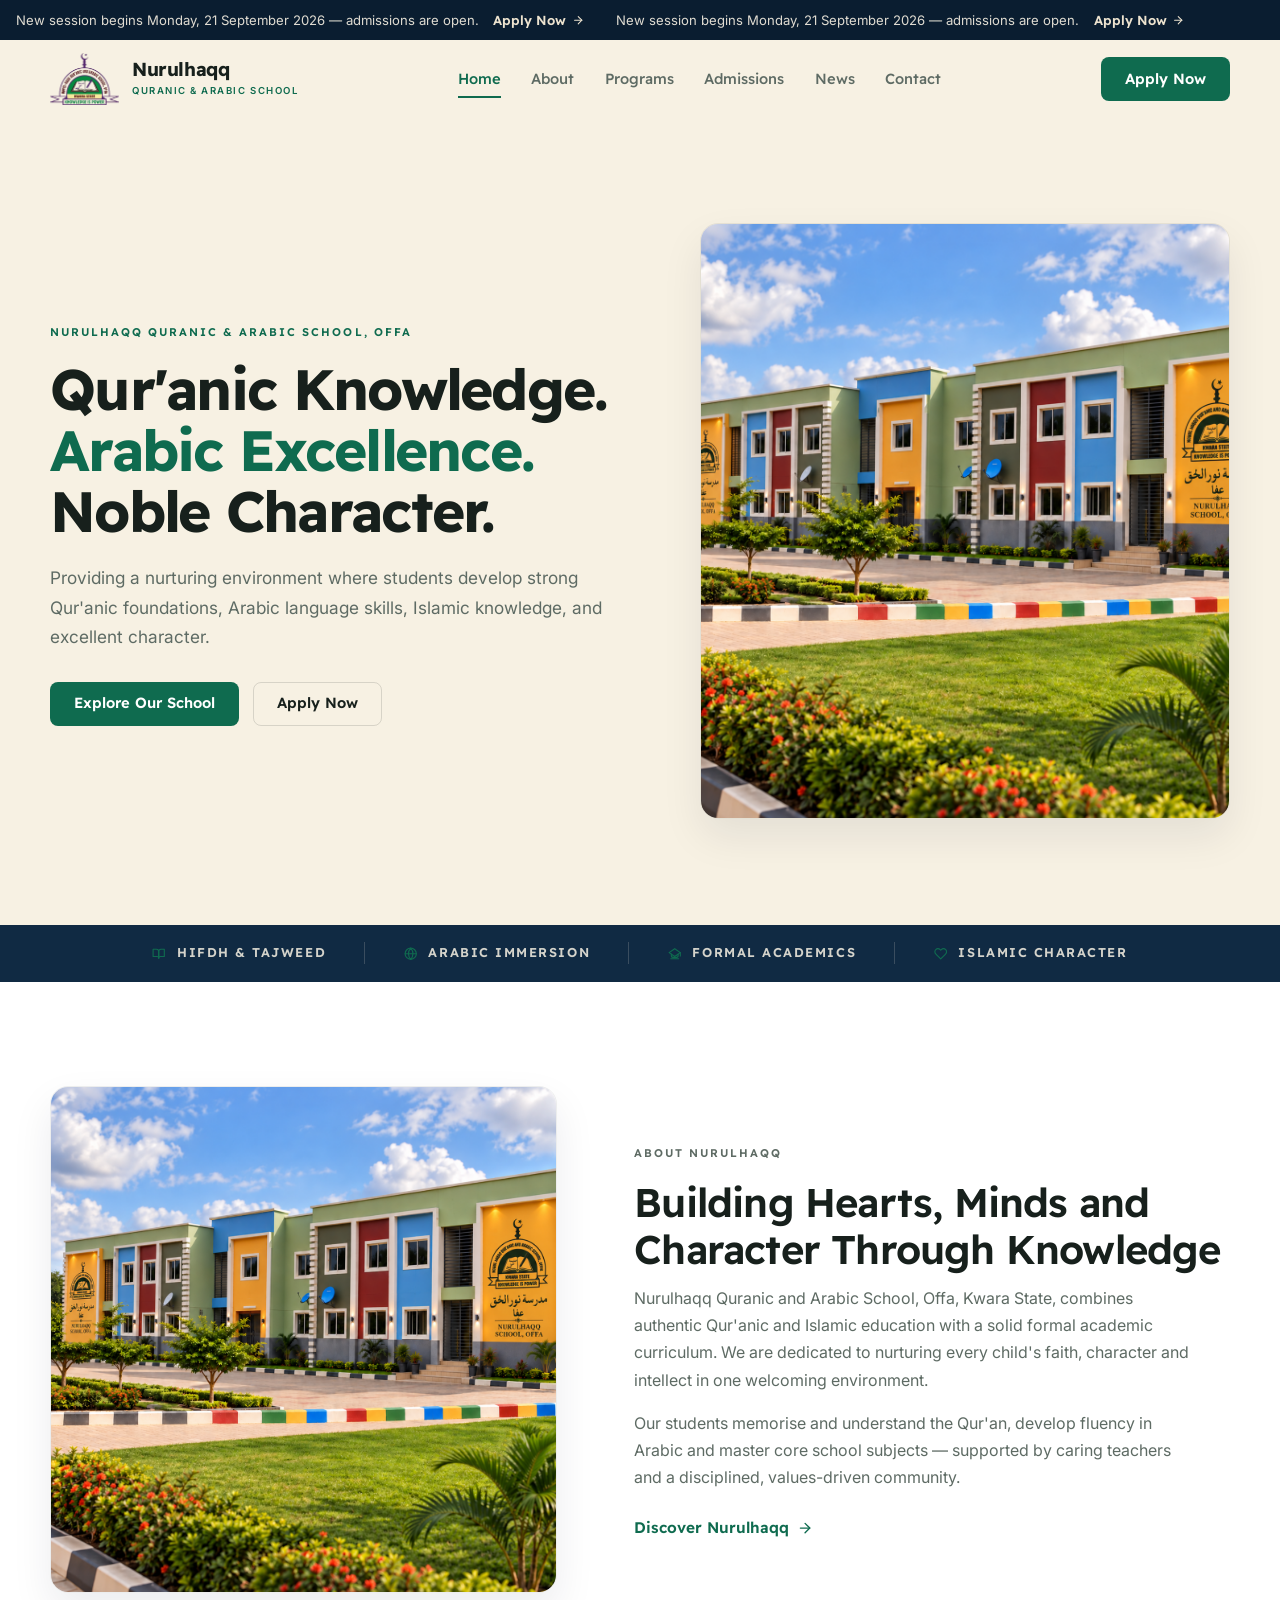
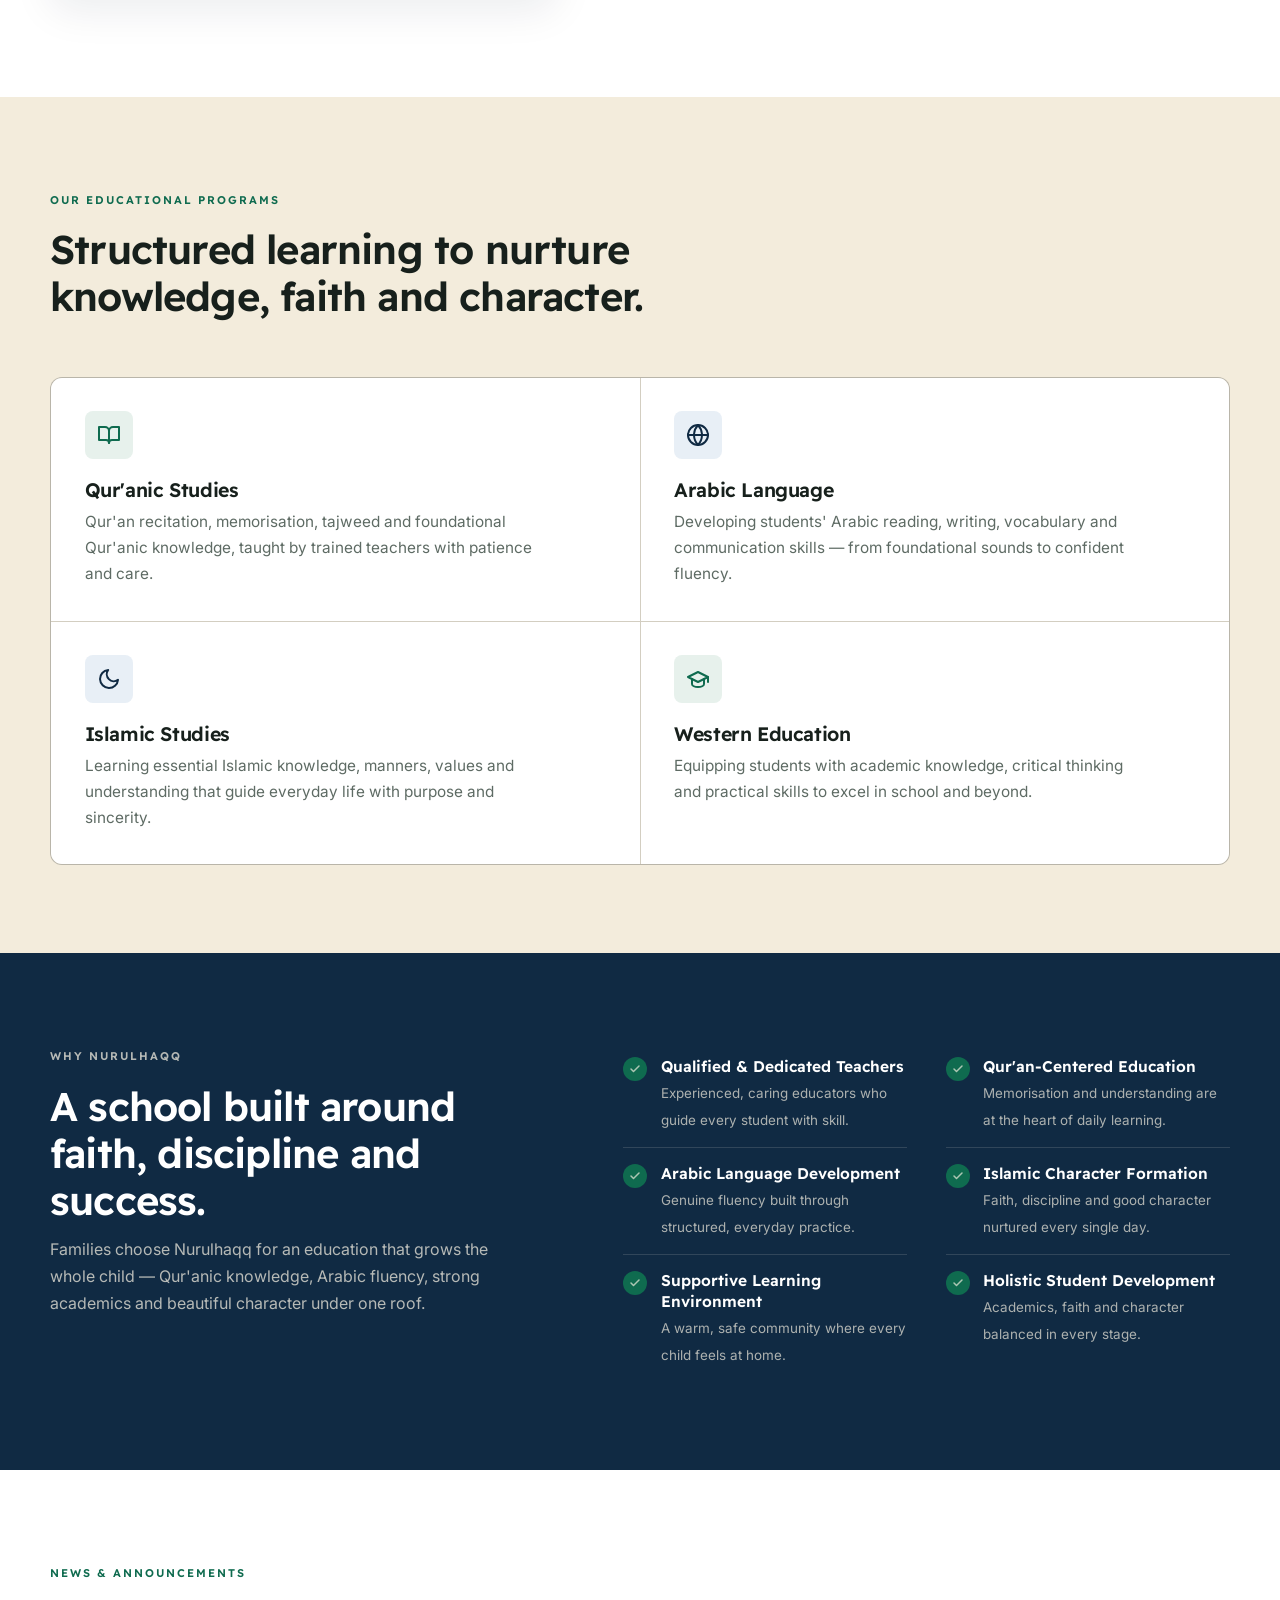
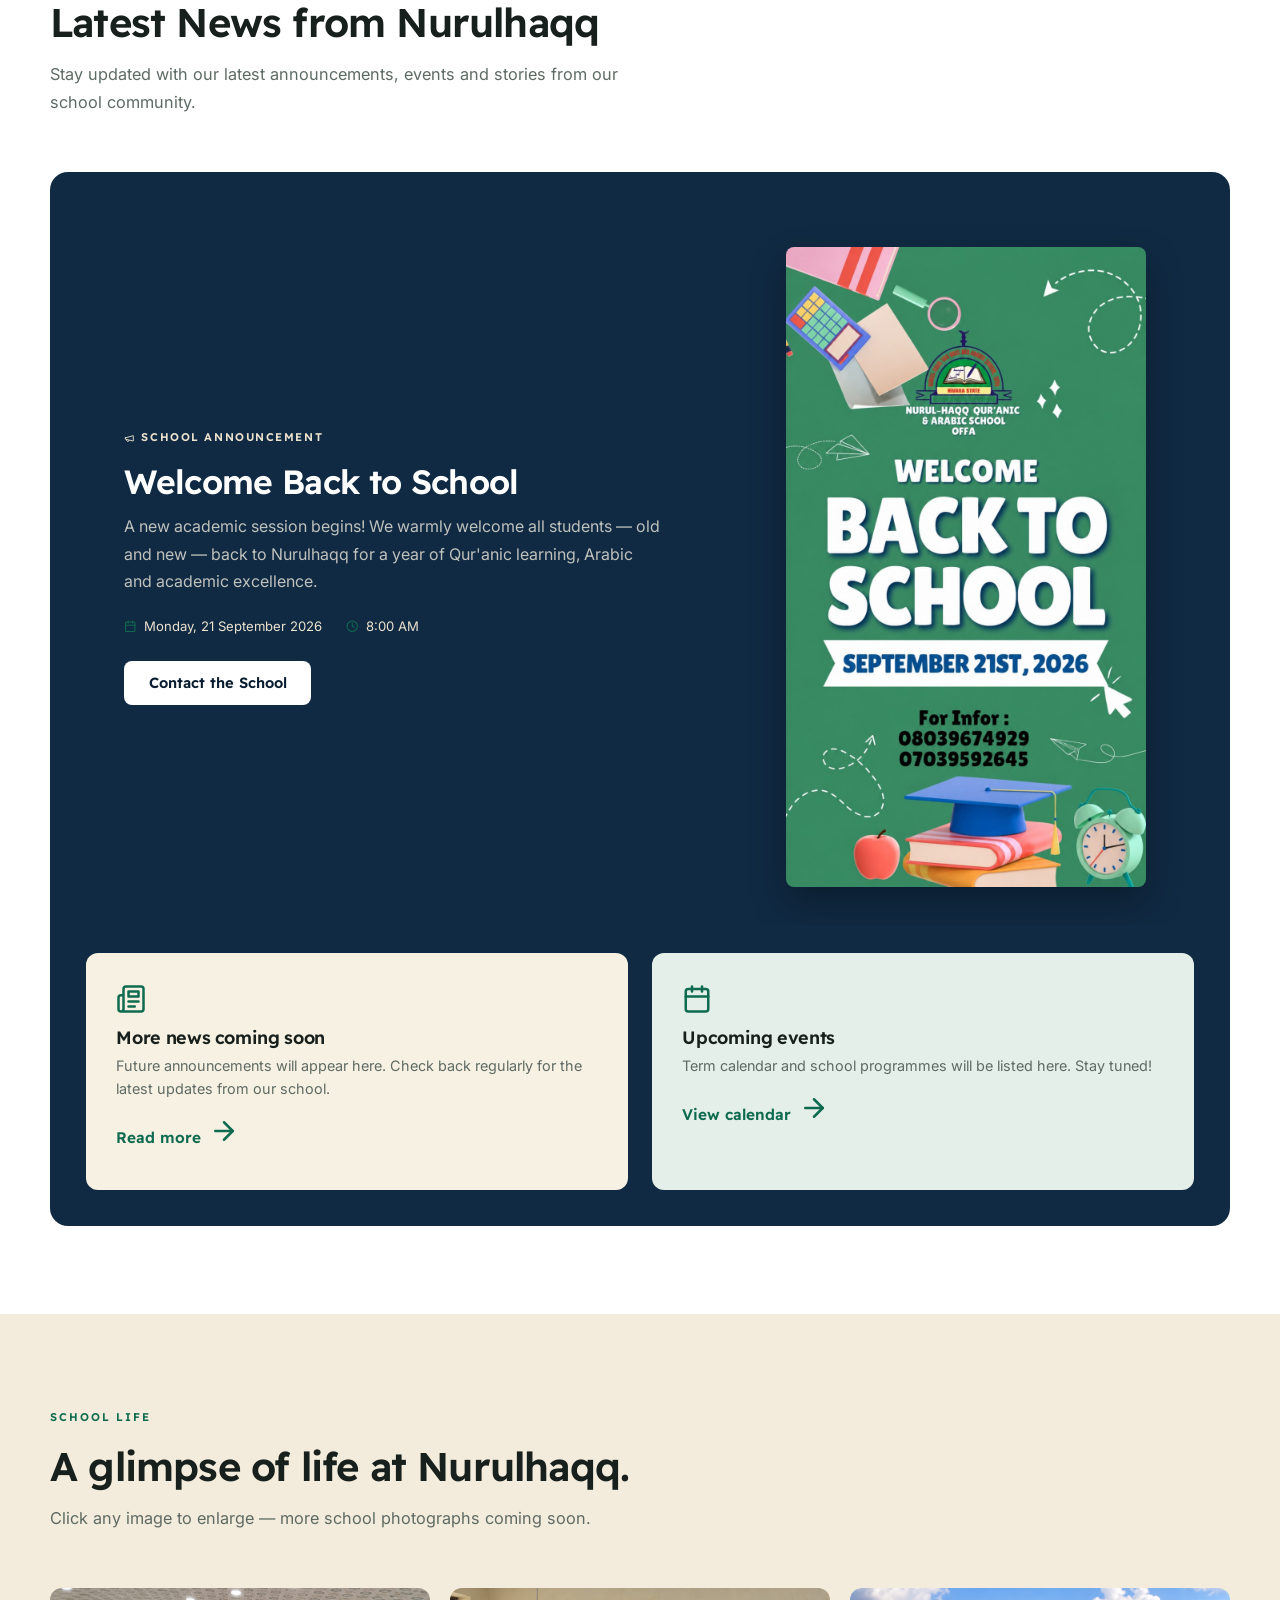
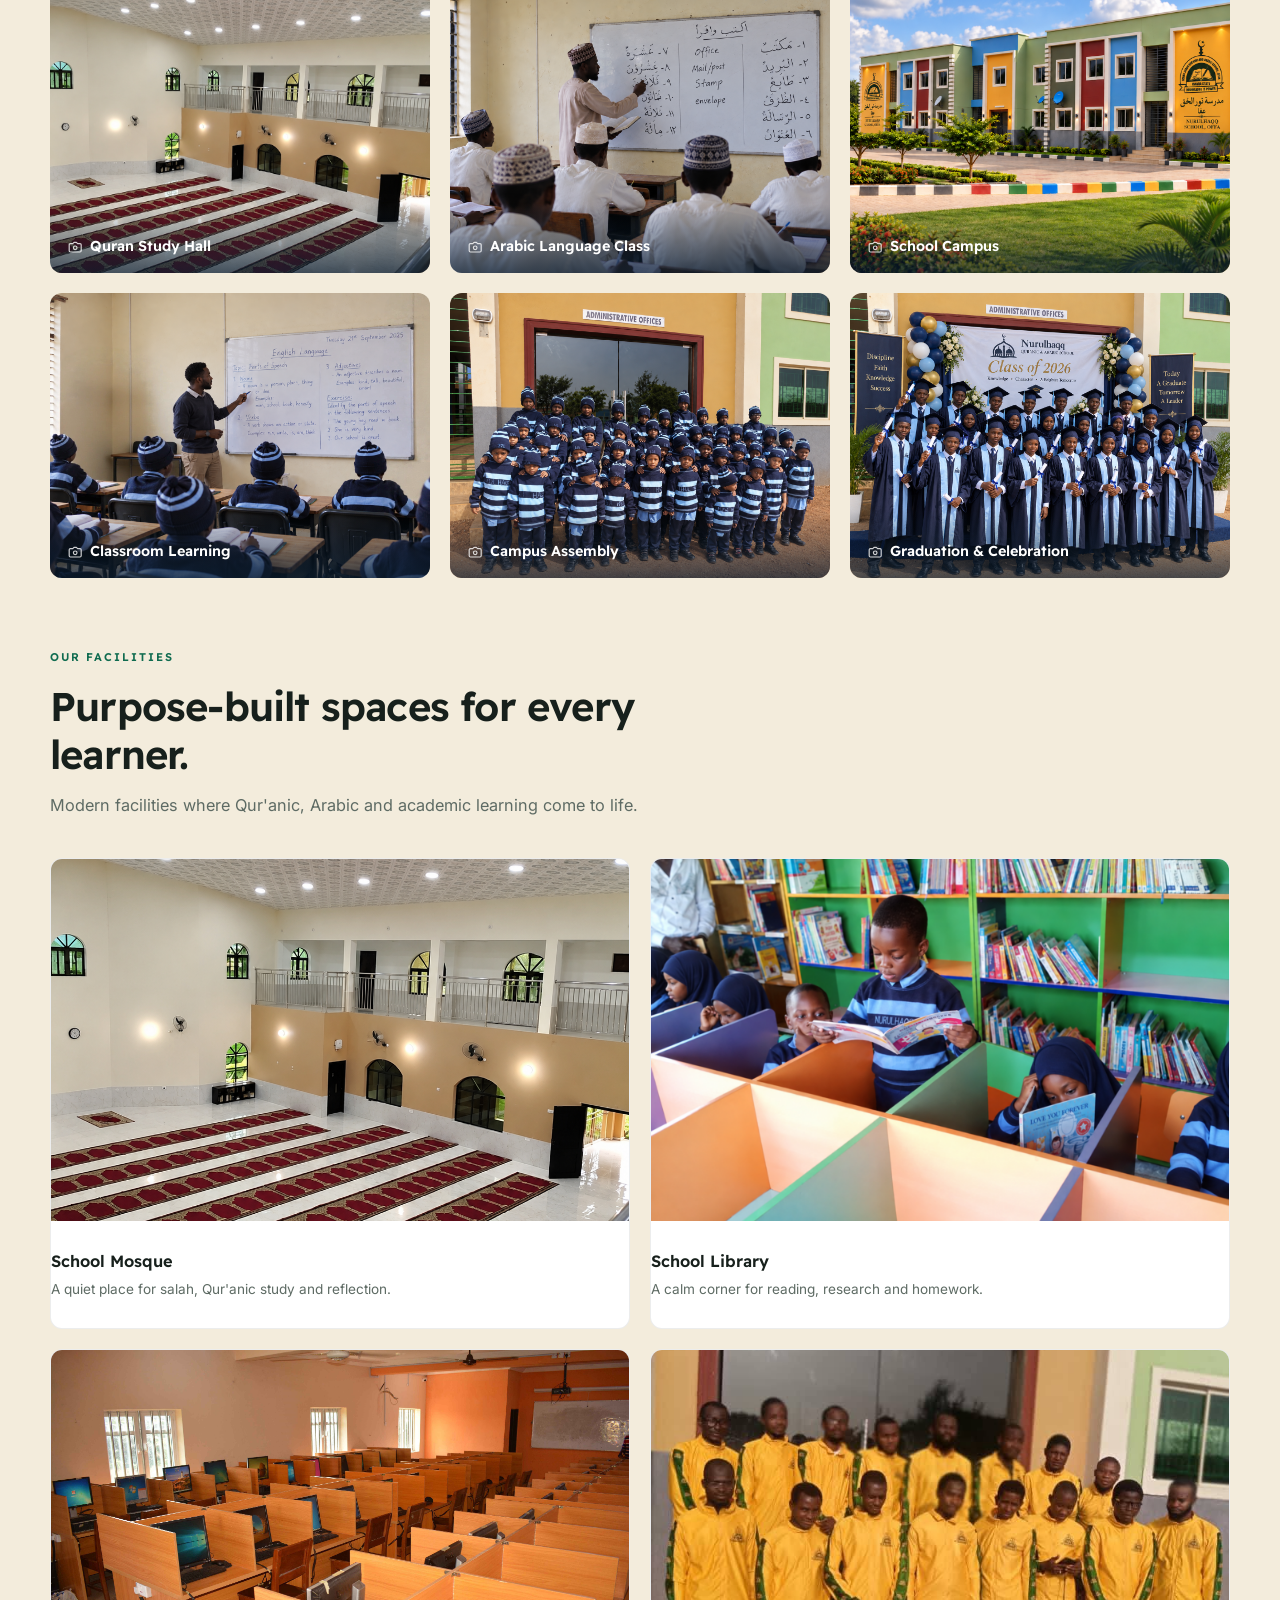
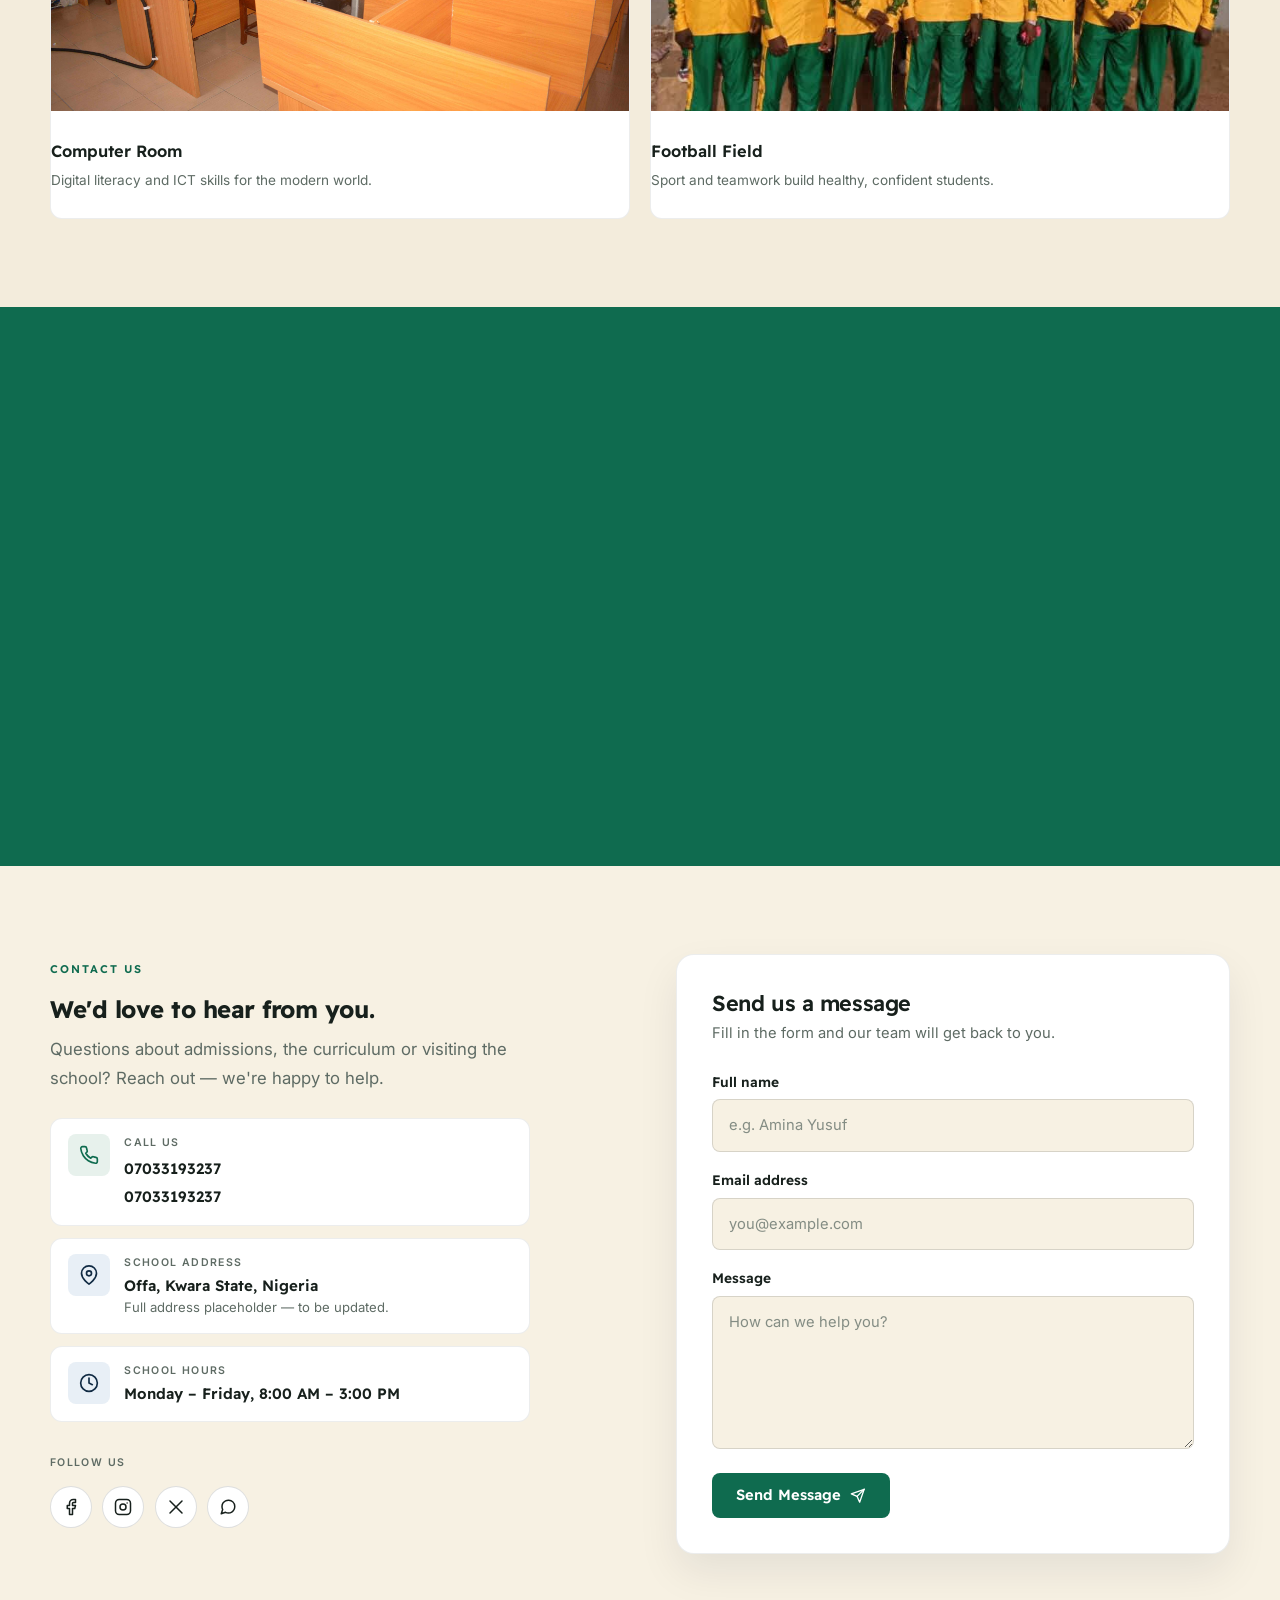
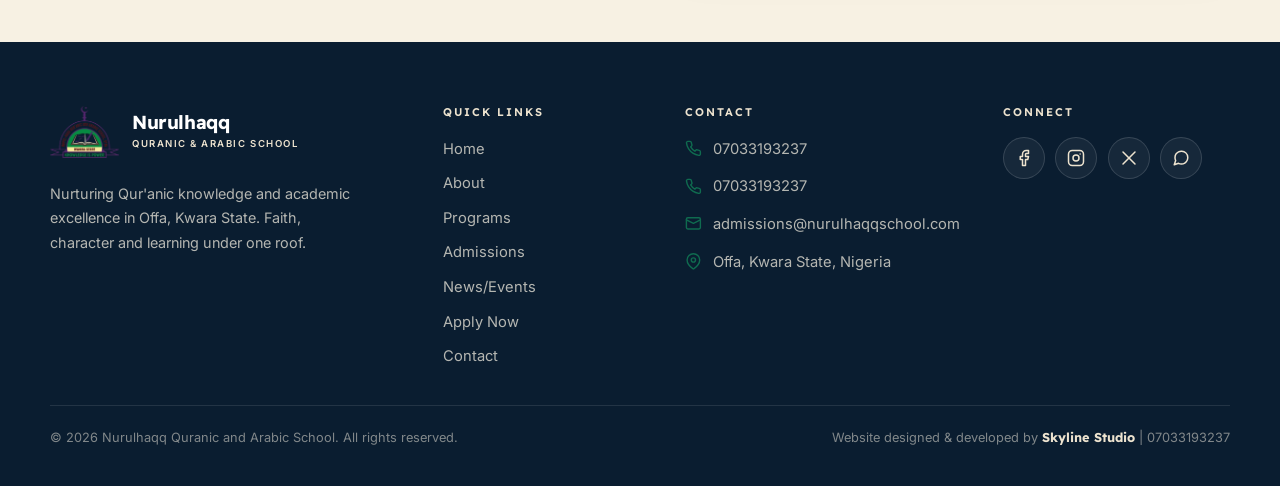
<file: index.html>
<!DOCTYPE html>
<html lang="en">
  <head>
    <meta charset="UTF-8" />
    <meta name="viewport" content="width=device-width, initial-scale=1.0" />
    <title>Nurulhaqq Quranic and Arabic School, Offa</title>
    <link rel="icon" type="image/png" href="images/school-logo.png" />
    <meta
      name="description"
      content="Nurulhaqq Quranic and Arabic School, Offa (Kwara State) — nurturing Qur'anic knowledge, Arabic language skills and noble character."
    />

    <link rel="preconnect" href="https://fonts.googleapis.com" />
    <link rel="preconnect" href="https://fonts.gstatic.com" crossorigin />
    <link
      href="https://fonts.googleapis.com/css2?family=Readex+Pro:wght@400;500;600;700&family=Inter:wght@400;500;600&display=swap"
      rel="stylesheet"
    />
    <link rel="stylesheet" href="styles.css" />
  </head>

  <body>
    <!-- ============================================================ -->
    <!-- Inline SVG icon sprite (no external icon library)            -->
    <!-- ============================================================ -->
    <svg xmlns="http://www.w3.org/2000/svg" style="display:none" aria-hidden="true">
      <symbol id="i-arrow-right" viewBox="0 0 24 24" fill="none" stroke="currentColor" stroke-width="2" stroke-linecap="round" stroke-linejoin="round">
        <path d="M5 12h14" /><path d="m12 5 7 7-7 7" />
      </symbol>
      <symbol id="i-menu" viewBox="0 0 24 24" fill="none" stroke="currentColor" stroke-width="2" stroke-linecap="round">
        <path d="M4 7h16" /><path d="M4 12h16" /><path d="M4 17h16" />
      </symbol>
      <symbol id="i-star" viewBox="0 0 24 24" fill="none" stroke="currentColor" stroke-width="2" stroke-linecap="round" stroke-linejoin="round">
        <path d="M12 2.5l2.95 5.98 6.6.96-4.78 4.66 1.13 6.58L12 17.57l-5.9 3.1 1.13-6.57L2.45 9.45l6.6-.96L12 2.5z" />
      </symbol>
      <symbol id="i-spark" viewBox="0 0 24 24" fill="none" stroke="currentColor" stroke-width="2" stroke-linecap="round" stroke-linejoin="round">
        <circle cx="12" cy="12" r="0.6" fill="currentColor" />
        <path d="M12 2v3" /><path d="M12 19v3" /><path d="M2 12h3" /><path d="M19 12h3" /><path d="m5 5 2.1 2.1" /><path d="m16.9 16.9 2.1 2.1" /><path d="m19 5-2.1 2.1" /><path d="m7.1 16.9-2.1 2.1" />
      </symbol>
      <symbol id="i-book" viewBox="0 0 24 24" fill="none" stroke="currentColor" stroke-width="2" stroke-linecap="round" stroke-linejoin="round">
        <path d="M2 4h6a4 4 0 0 1 4 4v12a3 3 0 0 0-3-3H2V4z" /><path d="M22 4h-6a4 4 0 0 0-4 4v12a3 3 0 0 1 3-3h7V4z" />
      </symbol>
      <symbol id="i-globe" viewBox="0 0 24 24" fill="none" stroke="currentColor" stroke-width="2" stroke-linecap="round" stroke-linejoin="round">
        <circle cx="12" cy="12" r="10" /><path d="M2 12h20" /><path d="M12 2a15.3 15.3 0 0 1 4 10 15.3 15.3 0 0 1-4 10 15.3 15.3 0 0 1-4-10 15.3 15.3 0 0 1 4-10z" />
      </symbol>
      <symbol id="i-grad" viewBox="0 0 24 24" fill="none" stroke="currentColor" stroke-width="2" stroke-linecap="round" stroke-linejoin="round">
        <path d="M22 10 12 5 2 10l10 5 10-5z" /><path d="M6 12v5c0 1.66 2.69 3 6 3s6-1.34 6-3v-5" /><path d="M22 10v5" />
      </symbol>
      <symbol id="i-moon" viewBox="0 0 24 24" fill="none" stroke="currentColor" stroke-width="2" stroke-linecap="round" stroke-linejoin="round">
        <path d="M21 12.8A9 9 0 1 1 11.2 3 7 7 0 0 0 21 12.8z" />
      </symbol>
      <symbol id="i-heart" viewBox="0 0 24 24" fill="none" stroke="currentColor" stroke-width="2" stroke-linecap="round" stroke-linejoin="round">
        <path d="M20.84 4.61a5.5 5.5 0 0 0-7.78 0L12 5.67l-1.06-1.06a5.5 5.5 0 0 0-7.78 7.78l1.06 1.06L12 21.23l7.78-7.78 1.06-1.06a5.5 5.5 0 0 0 0-7.78z" />
      </symbol>
      <symbol id="i-check" viewBox="0 0 24 24" fill="none" stroke="currentColor" stroke-width="3" stroke-linecap="round" stroke-linejoin="round">
        <path d="M20 6 9 17l-5-5" />
      </symbol>
      <symbol id="i-phone" viewBox="0 0 24 24" fill="none" stroke="currentColor" stroke-width="2" stroke-linecap="round" stroke-linejoin="round">
        <path d="M22 16.92v3a2 2 0 0 1-2.18 2 19.79 19.79 0 0 1-8.63-3.07 19.5 19.5 0 0 1-6-6A19.79 19.79 0 0 1 2.12 4.18 2 2 0 0 1 4.11 2h3a2 2 0 0 1 2 1.72c.13.96.36 1.9.7 2.81a2 2 0 0 1-.45 2.11L8.09 9.91a16 16 0 0 0 6 6l1.27-1.27a2 2 0 0 1 2.11-.45c.91.34 1.85.57 2.81.7A2 2 0 0 1 22 16.92z" />
      </symbol>
      <symbol id="i-mail" viewBox="0 0 24 24" fill="none" stroke="currentColor" stroke-width="2" stroke-linecap="round" stroke-linejoin="round">
        <rect x="2" y="4" width="20" height="16" rx="2" /><path d="m22 7-10 5L2 7" />
      </symbol>
      <symbol id="i-pin" viewBox="0 0 24 24" fill="none" stroke="currentColor" stroke-width="2" stroke-linecap="round" stroke-linejoin="round">
        <path d="M21 10c0 7-9 13-9 13s-9-6-9-13a9 9 0 0 1 18 0z" /><circle cx="12" cy="10" r="3" />
      </symbol>
      <symbol id="i-clock" viewBox="0 0 24 24" fill="none" stroke="currentColor" stroke-width="2" stroke-linecap="round" stroke-linejoin="round">
        <circle cx="12" cy="12" r="10" /><path d="M12 6v6l4 2" />
      </symbol>
      <symbol id="i-cal" viewBox="0 0 24 24" fill="none" stroke="currentColor" stroke-width="2" stroke-linecap="round" stroke-linejoin="round">
        <rect x="3" y="4" width="18" height="18" rx="2" /><path d="M16 2v4" /><path d="M8 2v4" /><path d="M3 10h18" />
      </symbol>
      <symbol id="i-announce" viewBox="0 0 24 24" fill="none" stroke="currentColor" stroke-width="2" stroke-linecap="round" stroke-linejoin="round">
        <path d="m3 11 18-5v12L3 14v-3z" /><path d="M11.6 16.8a3 3 0 1 1-5.8-1.6" />
      </symbol>
      <symbol id="i-paper" viewBox="0 0 24 24" fill="none" stroke="currentColor" stroke-width="2" stroke-linecap="round" stroke-linejoin="round">
        <path d="M4 22h16a2 2 0 0 0 2-2V4a2 2 0 0 0-2-2H8a2 2 0 0 0-2 2v16a2 2 0 0 1-2 2zm0 0a2 2 0 0 1-2-2v-9c0-1.1.9-2 2-2h2" /><path d="M18 14h-8" /><path d="M15 18h-5" /><path d="M10 6h8v4h-8V6z" />
      </symbol>
      <symbol id="i-trophy" viewBox="0 0 24 24" fill="none" stroke="currentColor" stroke-width="2" stroke-linecap="round" stroke-linejoin="round">
        <path d="M6 9a6 6 0 0 0 12 0V3H6v6z" /><path d="M6 5H3a2 2 0 0 0 2 2h1" /><path d="M18 5h3a2 2 0 0 1-2 2h-1" /><path d="M12 15v4" /><path d="M8 21h8" /><path d="M9 21v-2a2 2 0 0 1 2-2h2a2 2 0 0 1 2 2v2" />
      </symbol>
      <symbol id="i-school" viewBox="0 0 24 24" fill="none" stroke="currentColor" stroke-width="2" stroke-linecap="round" stroke-linejoin="round">
        <path d="m22 10-10-7-10 7 10 7 10-7z" /><path d="M22 10v6" /><path d="M6 12.5V16c0 1.66 2.69 3 6 3s6-1.34 6-3v-3.5" /><path d="M5 21h14" />
      </symbol>
      <symbol id="i-send" viewBox="0 0 24 24" fill="none" stroke="currentColor" stroke-width="2" stroke-linecap="round" stroke-linejoin="round">
        <path d="M22 2 11 13" /><path d="M22 2 15 22l-4-9-9-4 20-7z" />
      </symbol>
      <symbol id="i-user" viewBox="0 0 24 24" fill="none" stroke="currentColor" stroke-width="2" stroke-linecap="round" stroke-linejoin="round">
        <path d="M20 21v-2a4 4 0 0 0-4-4H8a4 4 0 0 0-4 4v2" /><circle cx="12" cy="7" r="4" />
      </symbol>
      <symbol id="i-msg" viewBox="0 0 24 24" fill="none" stroke="currentColor" stroke-width="2" stroke-linecap="round" stroke-linejoin="round">
        <path d="M21 15a2 2 0 0 1-2 2H7l-4 4V5a2 2 0 0 1 2-2h14a2 2 0 0 1 2 2z" />
      </symbol>
      <symbol id="i-camera" viewBox="0 0 24 24" fill="none" stroke="currentColor" stroke-width="2" stroke-linecap="round" stroke-linejoin="round">
        <path d="M14 4l2 2h4a2 2 0 0 1 2 2v10a2 2 0 0 1-2 2H4a2 2 0 0 1-2-2V8a2 2 0 0 1 2-2h4l2-2h4z" /><circle cx="12" cy="13" r="3" />
      </symbol>
      <symbol id="i-x" viewBox="0 0 24 24" fill="none" stroke="currentColor" stroke-width="2" stroke-linecap="round" stroke-linejoin="round">
        <path d="M18 6 6 18" /><path d="m6 6 12 12" />
      </symbol>
      <symbol id="i-facebook" viewBox="0 0 24 24" fill="none" stroke="currentColor" stroke-width="2" stroke-linecap="round" stroke-linejoin="round">
        <path d="M18 2h-3a5 5 0 0 0-5 5v3H7v4h3v8h4v-8h3l1-4h-4V7a1 1 0 0 1 1-1h3V2z" />
      </symbol>
      <symbol id="i-instagram" viewBox="0 0 24 24" fill="none" stroke="currentColor" stroke-width="2" stroke-linecap="round" stroke-linejoin="round">
        <rect x="2" y="2" width="20" height="20" rx="5" /><circle cx="12" cy="12" r="4" /><path d="M17.5 6.5v.01" />
      </symbol>
      <symbol id="i-twitter" viewBox="0 0 24 24" fill="none" stroke="currentColor" stroke-width="2" stroke-linecap="round">
        <path d="M4 4l16 16" /><path d="M20 4 4 20" />
      </symbol>
      <symbol id="i-whats" viewBox="0 0 24 24" fill="none" stroke="currentColor" stroke-width="2" stroke-linecap="round" stroke-linejoin="round">
        <path d="M21 11.5a8.38 8.38 0 0 1-.9 3.8 8.5 8.5 0 0 1-7.6 4.7 8.38 8.38 0 0 1-3.8-.9L3 21l1.9-5.7a8.38 8.38 0 0 1-.9-3.8 8.5 8.5 0 0 1 4.7-7.6 8.38 8.38 0 0 1 3.8-.9h.5a8.48 8.48 0 0 1 8 8v.5z" />
      </symbol>
    </svg>

    <!-- ============================================================ -->
    <!-- Announcement bar                                             -->
    <!-- ============================================================ -->
    <div class="announce">
      <div class="announce__track">
        <div class="announce__inner">
          <span>New session begins Monday, 21 September 2026 — admissions are open.</span>
          <a href="apply.html">
            Apply Now
            <svg><use href="#i-arrow-right" /></svg>
          </a>
        </div>
        <div class="announce__inner" aria-hidden="true">
          <span>New session begins Monday, 21 September 2026 — admissions are open.</span>
          <a href="apply.html" tabindex="-1">
            Apply Now
            <svg><use href="#i-arrow-right" /></svg>
          </a>
        </div>
      </div>
    </div>

    <!-- ============================================================ -->
    <!-- Header / navigation                                          -->
    <!-- ============================================================ -->
    <header class="site-header" id="site-header">
      <div class="container nav-wrap">
        <a href="index.html" class="brand" aria-label="Nurulhaqq home">
          <img src="images/school-logo.png" alt="Nurulhaqq Quranic and Arabic School crest" />
          <span>
            <span class="brand-name">Nurulhaqq</span>
            <span class="brand-tag">Quranic &amp; Arabic School</span>
          </span>
        </a>

        <nav class="main-nav" id="main-nav" aria-label="Main navigation">
          <a href="index.html" class="is-active" aria-current="page">Home</a>
          <a href="about.html">About</a>
          <a href="programs.html">Programs</a>
          <a href="admissions.html">Admissions</a>
          <a href="news.html">News</a>
          <a href="contact.html">Contact</a>
          <a href="apply.html" class="btn btn--primary nav-mobile-cta">Apply Now</a>
        </nav>

        <a href="apply.html" class="btn btn--primary nav-cta">Apply Now</a>

        <button class="nav-toggle" id="nav-toggle" aria-label="Toggle menu" aria-expanded="false">
          <svg><use href="#i-menu" /></svg>
        </button>
      </div>
    </header>

    <main>
      <!-- ============================================================ -->
      <!-- Hero                                                         -->
      <!-- ============================================================ -->
      <section class="hero" id="home">
        <div class="container hero__grid">
          <div class="hero__copy">
            <p class="eyebrow">Nurulhaqq Quranic &amp; Arabic School, Offa</p>
            <h1 class="hero__title">
              Qur'anic Knowledge.<br />
              <span class="accent">Arabic Excellence.</span><br />
              Noble Character.
            </h1>
            <p class="hero__lede">
              Providing a nurturing environment where students develop strong Qur'anic
              foundations, Arabic language skills, Islamic knowledge, and excellent character.
            </p>
            <div class="hero__actions">
              <a href="about.html" class="btn btn--primary">Explore Our School</a>
              <a href="apply.html" class="btn btn--outline">Apply Now</a>
            </div>
          </div>

          <div class="hero__media">
            <figure class="hero__photo">
              <img
                src="images/school-building.png"
                alt="Exterior of the Nurulhaqq main school building with green, orange and blue painted walls"
                fetchpriority="high"
              />
            </figure>
          </div>
        </div>
      </section>

      <!-- ============================================================ -->
      <!-- Statement strip                                              -->
      <!-- ============================================================ -->
      <section class="strip" aria-label="Our focus areas">
        <div class="container strip__inner">
          <span class="strip__item"><svg><use href="#i-book" /></svg>Hifdh &amp; Tajweed</span>
          <span class="strip__item"><svg><use href="#i-globe" /></svg>Arabic Immersion</span>
          <span class="strip__item"><svg><use href="#i-school" /></svg>Formal Academics</span>
          <span class="strip__item"><svg><use href="#i-heart" /></svg>Islamic Character</span>
        </div>
      </section>

      <!-- ============================================================ -->
      <!-- About                                                        -->
      <!-- ============================================================ -->
      <section class="about section" id="about">
        <div class="container about__grid">
          <div class="about__media" data-reveal>
            <figure class="about__photo">
              <img
                src="images/school-building.png"
                alt="The Nurulhaqq school building, a warm and welcoming place of learning"
                loading="lazy"
              />
            </figure>
          </div>

          <div class="about__copy" data-reveal>
            <p class="eyebrow">About Nurulhaqq</p>
            <h2>Building Hearts, Minds and Character Through Knowledge</h2>
            <p>
              Nurulhaqq Quranic and Arabic School, Offa, Kwara State, combines authentic Qur'anic
              and Islamic education with a solid formal academic curriculum. We are dedicated to
              nurturing every child's faith, character and intellect in one welcoming environment.
            </p>
            <p>
              Our students memorise and understand the Qur'an, develop fluency in Arabic and
              master core school subjects — supported by caring teachers and a disciplined,
              values-driven community.
            </p>
            <a href="about.html" class="link-arrow">
              Discover Nurulhaqq
              <svg><use href="#i-arrow-right" /></svg>
            </a>
          </div>
        </div>
      </section>

      <!-- ============================================================ -->
      <!-- Programs                                                     -->
      <!-- ============================================================ -->
      <section class="programs section" id="programs">
        <div class="container">
          <div class="section-head" data-reveal>
            <p class="eyebrow">Our Educational Programs</p>
            <h2>Structured learning to nurture knowledge, faith and character.</h2>
          </div>

          <div class="programs__grid">
            <article class="program" data-reveal>
              <div class="program__icon"><svg><use href="#i-book" /></svg></div>
              <h3 class="program__title">Qur'anic Studies</h3>
              <p class="program__text">
                Qur'an recitation, memorisation, tajweed and foundational Qur'anic knowledge,
                taught by trained teachers with patience and care.
              </p>
            </article>

            <article class="program" data-reveal>
              <div class="program__icon program__icon--navy"><svg><use href="#i-globe" /></svg></div>
              <h3 class="program__title">Arabic Language</h3>
              <p class="program__text">
                Developing students' Arabic reading, writing, vocabulary and communication skills —
                from foundational sounds to confident fluency.
              </p>
            </article>

            <article class="program" data-reveal>
              <div class="program__icon program__icon--navy"><svg><use href="#i-moon" /></svg></div>
              <h3 class="program__title">Islamic Studies</h3>
              <p class="program__text">
                Learning essential Islamic knowledge, manners, values and understanding that guide
                everyday life with purpose and sincerity.
              </p>
            </article>

            <article class="program" data-reveal>
              <div class="program__icon"><svg><use href="#i-grad" /></svg></div>
              <h3 class="program__title">Western Education</h3>
              <p class="program__text">
                Equipping students with academic knowledge, 
                critical thinking and practical skills to excel in school and beyond.
              </p>
            </article>
          </div>
        </div>
      </section>

      <!-- ============================================================ -->
      <!-- Why Nurulhaqq                                                -->
      <!-- ============================================================ -->
      <section class="why section" id="why">
        <div class="container why__grid">
          <div class="why__head" data-reveal>
            <p class="eyebrow eyebrow--light">Why Nurulhaqq</p>
            <h2>A school built around faith, discipline and success.</h2>
            <p>
              Families choose Nurulhaqq for an education that grows the whole child — Qur'anic
              knowledge, Arabic fluency, strong academics and beautiful character under one roof.
            </p>
          </div>

          <div class="why__list" data-reveal>
            <div class="why__item">
              <span class="why__check"><svg><use href="#i-check" /></svg></span>
              <div>
                <strong>Qualified &amp; Dedicated Teachers</strong>
                <span>Experienced, caring educators who guide every student with skill.</span>
              </div>
            </div>
            <div class="why__item">
              <span class="why__check"><svg><use href="#i-check" /></svg></span>
              <div>
                <strong>Qur'an-Centered Education</strong>
                <span>Memorisation and understanding are at the heart of daily learning.</span>
              </div>
            </div>
            <div class="why__item">
              <span class="why__check"><svg><use href="#i-check" /></svg></span>
              <div>
                <strong>Arabic Language Development</strong>
                <span>Genuine fluency built through structured, everyday practice.</span>
              </div>
            </div>
            <div class="why__item">
              <span class="why__check"><svg><use href="#i-check" /></svg></span>
              <div>
                <strong>Islamic Character Formation</strong>
                <span>Faith, discipline and good character nurtured every single day.</span>
              </div>
            </div>
            <div class="why__item">
              <span class="why__check"><svg><use href="#i-check" /></svg></span>
              <div>
                <strong>Supportive Learning Environment</strong>
                <span>A warm, safe community where every child feels at home.</span>
              </div>
            </div>
            <div class="why__item">
              <span class="why__check"><svg><use href="#i-check" /></svg></span>
              <div>
                <strong>Holistic Student Development</strong>
                <span>Academics, faith and character balanced in every stage.</span>
              </div>
            </div>
          </div>
        </div>
      </section>

      <!-- ============================================================ -->
      <!-- News & events                                                -->
      <!-- ============================================================ -->
      <section class="news section" id="news">
        <div class="container">
          <div class="section-head" data-reveal>
            <p class="eyebrow">News &amp; Announcements</p>
            <h2>Latest News from Nurulhaqq</h2>
            <p>
              Stay updated with our latest announcements, events and stories from our school
              community.
            </p>
          </div>

          <div class="news__grid">
            <article class="news__feature" data-reveal>
              <div class="news__feature-body">
                <div class="news__feature-head">
                  <span class="news__tag"><svg><use href="#i-announce" /></svg>School Announcement</span>
                </div>
                <h3>Welcome Back to School</h3>
                <p>
                  A new academic session begins! We warmly welcome all students — old and new —
                  back to Nurulhaqq for a year of Qur'anic learning, Arabic and academic excellence.
                </p>
                <div class="news__meta">
                  <span><svg><use href="#i-cal" /></svg>Monday, 21 September 2026</span>
                  <span><svg><use href="#i-clock" /></svg>8:00 AM</span>
                </div>
                <a href="contact.html" class="btn btn--light">Contact the School</a>
              </div>
              <div class="news__poster">
                <img
                  src="images/welcome-back-poster.png"
                  alt="Green Welcome Back to School poster announcing the resumption date and contact information"
                  loading="lazy"
                />
              </div>
            </article>

            <div class="news__side">
              <div class="news-holder" data-reveal>
                <svg><use href="#i-paper" /></svg>
                <h4>More news coming soon</h4>
                <p>
                  Future announcements will appear here. Check back regularly for the latest
                  updates from our school.
                </p>
                <a href="news.html" class="link-arrow">Read more <svg><use href="#i-arrow-right" /></svg></a>
              </div>
              <div class="news-holder news-holder--mint" data-reveal>
                <svg><use href="#i-cal" /></svg>
                <h4>Upcoming events</h4>
                <p>Term calendar and school programmes will be listed here. Stay tuned!</p>
                <a href="news.html" class="link-arrow">View calendar <svg><use href="#i-arrow-right" /></svg></a>
              </div>
            </div>
          </div>
        </div>
      </section>

      <!-- ============================================================ -->
      <!-- School life & facilities                                     -->
      <!-- ============================================================ -->
      <section class="life section" id="life">
        <div class="container">
          <div class="section-head" data-reveal>
            <p class="eyebrow">School Life</p>
            <h2>A glimpse of life at Nurulhaqq.</h2>
            <p>Click any image to enlarge — more school photographs coming soon.</p>
          </div>

          <!-- Gallery images: real school photos -->
          <div class="life__grid">
            <button type="button" class="gallery-item" data-title="Quran Study Hall" data-img="images/quran-study-hall.png" aria-label="Enlarge: Quran Study Hall photo">
              <img src="images/quran-study-hall.png" alt="Open Quran resting on a wooden reading stand in a quiet study room" loading="lazy" />
              <span class="gallery-item__cap"><svg><use href="#i-camera" /></svg>Quran Study Hall</span>
            </button>

            <button type="button" class="gallery-item" data-title="Arabic Language Class" data-img="images/arabic-language-class.png" aria-label="Enlarge: Arabic Language Class photo">
              <img src="images/arabic-language-class.png" alt="Open textbook being read during an Arabic language lesson" loading="lazy" />
              <span class="gallery-item__cap"><svg><use href="#i-camera" /></svg>Arabic Language Class</span>
            </button>

            <button type="button" class="gallery-item" data-title="School Campus" data-img="images/school-campus.png" aria-label="Enlarge: School Campus photo">
              <img src="images/school-campus.png" alt="School campus buildings with walkways between blocks" loading="lazy" />
              <span class="gallery-item__cap"><svg><use href="#i-camera" /></svg>School Campus</span>
            </button>

            <button type="button" class="gallery-item" data-title="Classroom Learning" data-img="images/classroom-learning.png" aria-label="Enlarge: Classroom Learning photo">
              <img src="images/classroom-learning.png" alt="Empty classroom with rows of desks and a chalkboard" loading="lazy" />
              <span class="gallery-item__cap"><svg><use href="#i-camera" /></svg>Classroom Learning</span>
            </button>

            <button type="button" class="gallery-item" data-title="Campus Assembly" data-img="images/campus-assembly.png" aria-label="Enlarge: Campus Assembly photo">
              <img src="images/campus-assembly.png" alt="Students collaborating together during a campus activity" loading="lazy" />
              <span class="gallery-item__cap"><svg><use href="#i-camera" /></svg>Campus Assembly</span>
            </button>

            <button type="button" class="gallery-item" data-title="Graduation & Celebration" data-img="images/graduation-celebration.png" aria-label="Enlarge: Graduation and Celebration photo">
              <img src="images/graduation-celebration.png" alt="Graduates in caps and gowns throwing their caps into the air" loading="lazy" />
              <span class="gallery-item__cap"><svg><use href="#i-camera" /></svg>Graduation &amp; Celebration</span>
            </button>
          </div>

          <div class="section-head life__subhead" data-reveal>
            <p class="eyebrow">Our Facilities</p>
            <h2>Purpose-built spaces for every learner.</h2>
            <p>Modern facilities where Qur'anic, Arabic and academic learning come to life.</p>
          </div>

          <div class="facilities__grid">
            <button type="button" class="facility" data-title="School Mosque" data-img="images/school-mosque.png" aria-label="Enlarge: School Mosque photo">
              <img src="images/school-mosque.png" alt="School mosque prayer hall with its peaceful interior" loading="lazy" />
              <span class="facility__body">
                <strong>School Mosque</strong>
                <span>A quiet place for salah, Qur'anic study and reflection.</span>
              </span>
            </button>

            <button type="button" class="facility" data-title="School Library" data-img="images/school-library.png" aria-label="Enlarge: School Library photo">
              <img src="images/school-library.png" alt="School library with tall bookshelves and reading tables" loading="lazy" />
              <span class="facility__body">
                <strong>School Library</strong>
                <span>A calm corner for reading, research and homework.</span>
              </span>
            </button>

            <button type="button" class="facility" data-title="Computer Room" data-img="images/computer-room.png" aria-label="Enlarge: Computer Room photo">
              <img src="images/computer-room.png" alt="School computer room with rows of desktop computers" loading="lazy" />
              <span class="facility__body">
                <strong>Computer Room</strong>
                <span>Digital literacy and ICT skills for the modern world.</span>
              </span>
            </button>

            <button type="button" class="facility" data-title="Football Field" data-img="images/football-field.jpeg" aria-label="Enlarge: Football Field photo">
              <img src="images/football-field.jpeg" alt="School football field with green pitch and goal area" loading="lazy" />
              <span class="facility__body">
                <strong>Football Field</strong>
                <span>Sport and teamwork build healthy, confident students.</span>
              </span>
            </button>
          </div>
        </div>
      </section>

      <!-- ============================================================ -->
      <!-- Admissions CTA                                               -->
      <!-- ============================================================ -->
      <section class="cta section" id="admissions">
        <div class="container cta__inner" data-reveal>
          <div class="cta__icon">
            <svg><use href="#i-school" /></svg>
          </div>
          <h2>Give Your Child a Strong Foundation in Knowledge and Character.</h2>
          <p>
            Begin the journey toward Qur'anic knowledge, Arabic excellence and meaningful
            character development. Admissions are open for the new session.
          </p>
          <div class="cta__actions">
            <a href="apply.html" class="btn btn--light">Begin Your Application</a>
            <a href="tel:+2347033193237" class="btn btn--ghost-light">
              <svg><use href="#i-phone" /></svg>
              07033193237
            </a>
          </div>
        </div>
      </section>

      <!-- ============================================================ -->
      <!-- Contact                                                      -->
      <!-- ============================================================ -->
      <section class="contact section" id="contact">
        <div class="container contact__grid">
          <div class="contact__copy" data-reveal>
            <p class="eyebrow">Contact Us</p>
            <h2>We'd love to hear from you.</h2>
            <p class="lead">
              Questions about admissions, the curriculum or visiting the school? Reach out — we're
              happy to help.
            </p>

            <div class="contact__list">
              <div class="contact-row">
                <span class="contact-row__icon contact-row__icon--green"><svg><use href="#i-phone" /></svg></span>
                <div>
                  <small>Call us</small>
                  <a href="tel:+2347033193237">07033193237</a><br />
                  <a href="tel:+2347033193237">07033193237</a>
                </div>
              </div>
              <div class="contact-row">
                <span class="contact-row__icon contact-row__icon--navy"><svg><use href="#i-pin" /></svg></span>
                <div>
                  <small>School address</small>
                  <p>Offa, Kwara State, Nigeria</p>
                  <p class="note">Full address placeholder — to be updated.</p>
                </div>
              </div>
              <div class="contact-row">
                <span class="contact-row__icon contact-row__icon--navy"><svg><use href="#i-clock" /></svg></span>
                <div>
                  <small>School hours</small>
                  <p>Monday – Friday, 8:00 AM – 3:00 PM</p>
                </div>
              </div>
            </div>

            <div class="contact__social">
              <span>Follow us</span>
              <div class="socials">
                <a href="#" aria-label="Facebook"><svg><use href="#i-facebook" /></svg></a>
                <a href="#" aria-label="Instagram"><svg><use href="#i-instagram" /></svg></a>
                <a href="#" aria-label="X (Twitter)"><svg><use href="#i-twitter" /></svg></a>
                <a href="#" aria-label="WhatsApp"><svg><use href="#i-whats" /></svg></a>
              </div>
            </div>
          </div>

          <div class="form-panel" data-reveal>
            <h3>Send us a message</h3>
            <p>Fill in the form and our team will get back to you.</p>

            <form class="form" id="contact-form" novalidate>
              <div class="form-group">
                <label for="name">Full name</label>
                <input type="text" id="name" name="name" required placeholder="e.g. Amina Yusuf" class="field" />
              </div>

              <div class="form-group">
                <label for="email">Email address</label>
                <input type="email" id="email" name="email" required placeholder="you@example.com" class="field" />
              </div>

              <div class="form-group">
                <label for="message">Message</label>
                <textarea id="message" name="message" rows="5" required placeholder="How can we help you?" class="field"></textarea>
              </div>

              <div>
                <button type="submit" class="btn btn--primary">
                  Send Message
                  <svg><use href="#i-send" /></svg>
                </button>
                <p class="form-note" id="form-note" aria-live="polite" hidden>
                  Thank you! This is a demo form — please contact the school by phone for enquiries.
                </p>
              </div>
            </form>
          </div>
        </div>
      </section>
    </main>

    <!-- ============================================================ -->
    <!-- Footer                                                       -->
    <!-- ============================================================ -->
    <footer class="footer">
      <div class="container footer__grid">
        <div>
          <a href="index.html" class="brand" aria-label="Nurulhaqq home">
            <img src="images/school-logo.png" alt="Nurulhaqq Quranic and Arabic School crest" />
            <span>
              <span class="brand-name">Nurulhaqq</span>
              <span class="brand-tag">Quranic &amp; Arabic School</span>
            </span>
          </a>
          <p class="footer__desc">
            Nurturing Qur'anic knowledge and academic excellence in Offa, Kwara State.
            Faith, character and learning under one roof.
          </p>
        </div>

        <div>
          <h3 class="footer__title">Quick Links</h3>
          <div class="footer__links">
            <a href="index.html">Home</a>
            <a href="about.html">About</a>
            <a href="programs.html">Programs</a>
            <a href="admissions.html">Admissions</a>
            <a href="news.html">News/Events</a>
            <a href="apply.html">Apply Now</a>
            <a href="contact.html">Contact</a>
          </div>
        </div>

        <div>
          <h3 class="footer__title">Contact</h3>
          <div class="footer__contact">
            <div>
              <svg><use href="#i-phone" /></svg>
              <a href="tel:+2347033193237">07033193237</a>
            </div>
            <div>
              <svg><use href="#i-phone" /></svg>
              <a href="tel:+2347033193237">07033193237</a>
            </div>
            <div>
              <svg><use href="#i-mail" /></svg>
              <a href="mailto:admissions@nurulhaqqschool.com">admissions@nurulhaqqschool.com</a>
            </div>
            <div>
              <svg><use href="#i-pin" /></svg>
              <span>Offa, Kwara State, Nigeria</span>
            </div>
          </div>
        </div>

        <div>
          <h3 class="footer__title">Connect</h3>
          <div class="socials">
            <a href="#" aria-label="Facebook"><svg><use href="#i-facebook" /></svg></a>
            <a href="#" aria-label="Instagram"><svg><use href="#i-instagram" /></svg></a>
            <a href="#" aria-label="X (Twitter)"><svg><use href="#i-twitter" /></svg></a>
            <a href="https://wa.me/2347033193237" aria-label="WhatsApp"><svg><use href="#i-whats" /></svg></a>
          </div>
        </div>
      </div>

      <div class="container footer__bottom">
        <p>© <span id="year"></span> Nurulhaqq Quranic and Arabic School. All rights reserved.</p>
        <p>Website designed &amp; developed by <strong>Skyline Studio</strong> |
          <a href="https://wa.me/2347033193237"
             target="_blank"
             rel="noopener noreferrer"
             aria-label="Chat with Skyline Studio on WhatsApp">07033193237</a></p>
      </div>
    </footer>

    <!-- ============================================================ -->
    <!-- Lightbox                                                     -->
    <!-- ============================================================ -->
    <div class="lightbox" id="lightbox" role="dialog" aria-modal="true" aria-label="Image preview">
      <button class="lightbox__close" id="lightbox-close" aria-label="Close preview">
        <svg><use href="#i-x" /></svg>
      </button>
      <div class="lightbox__inner" id="lightbox-content"></div>
    </div>

    <script src="script.js"></script>
  </body>
</html>
</file>
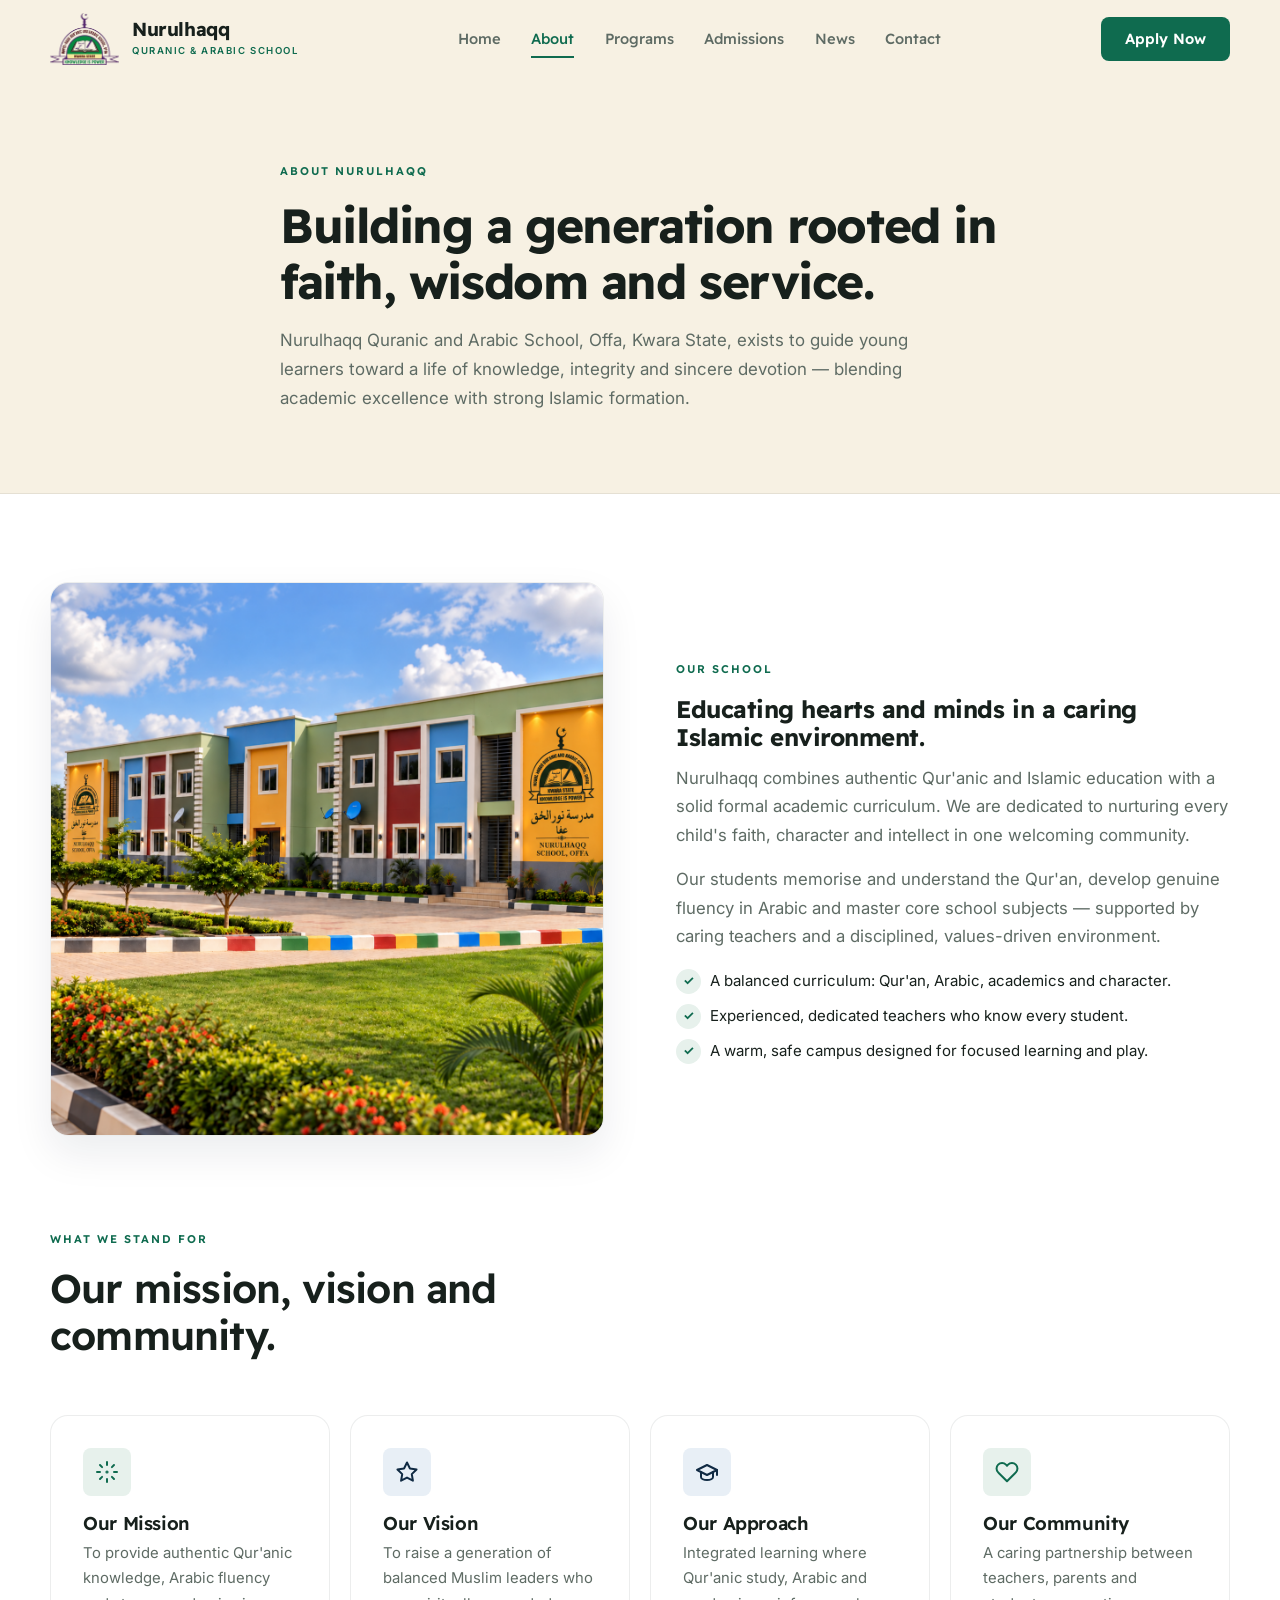
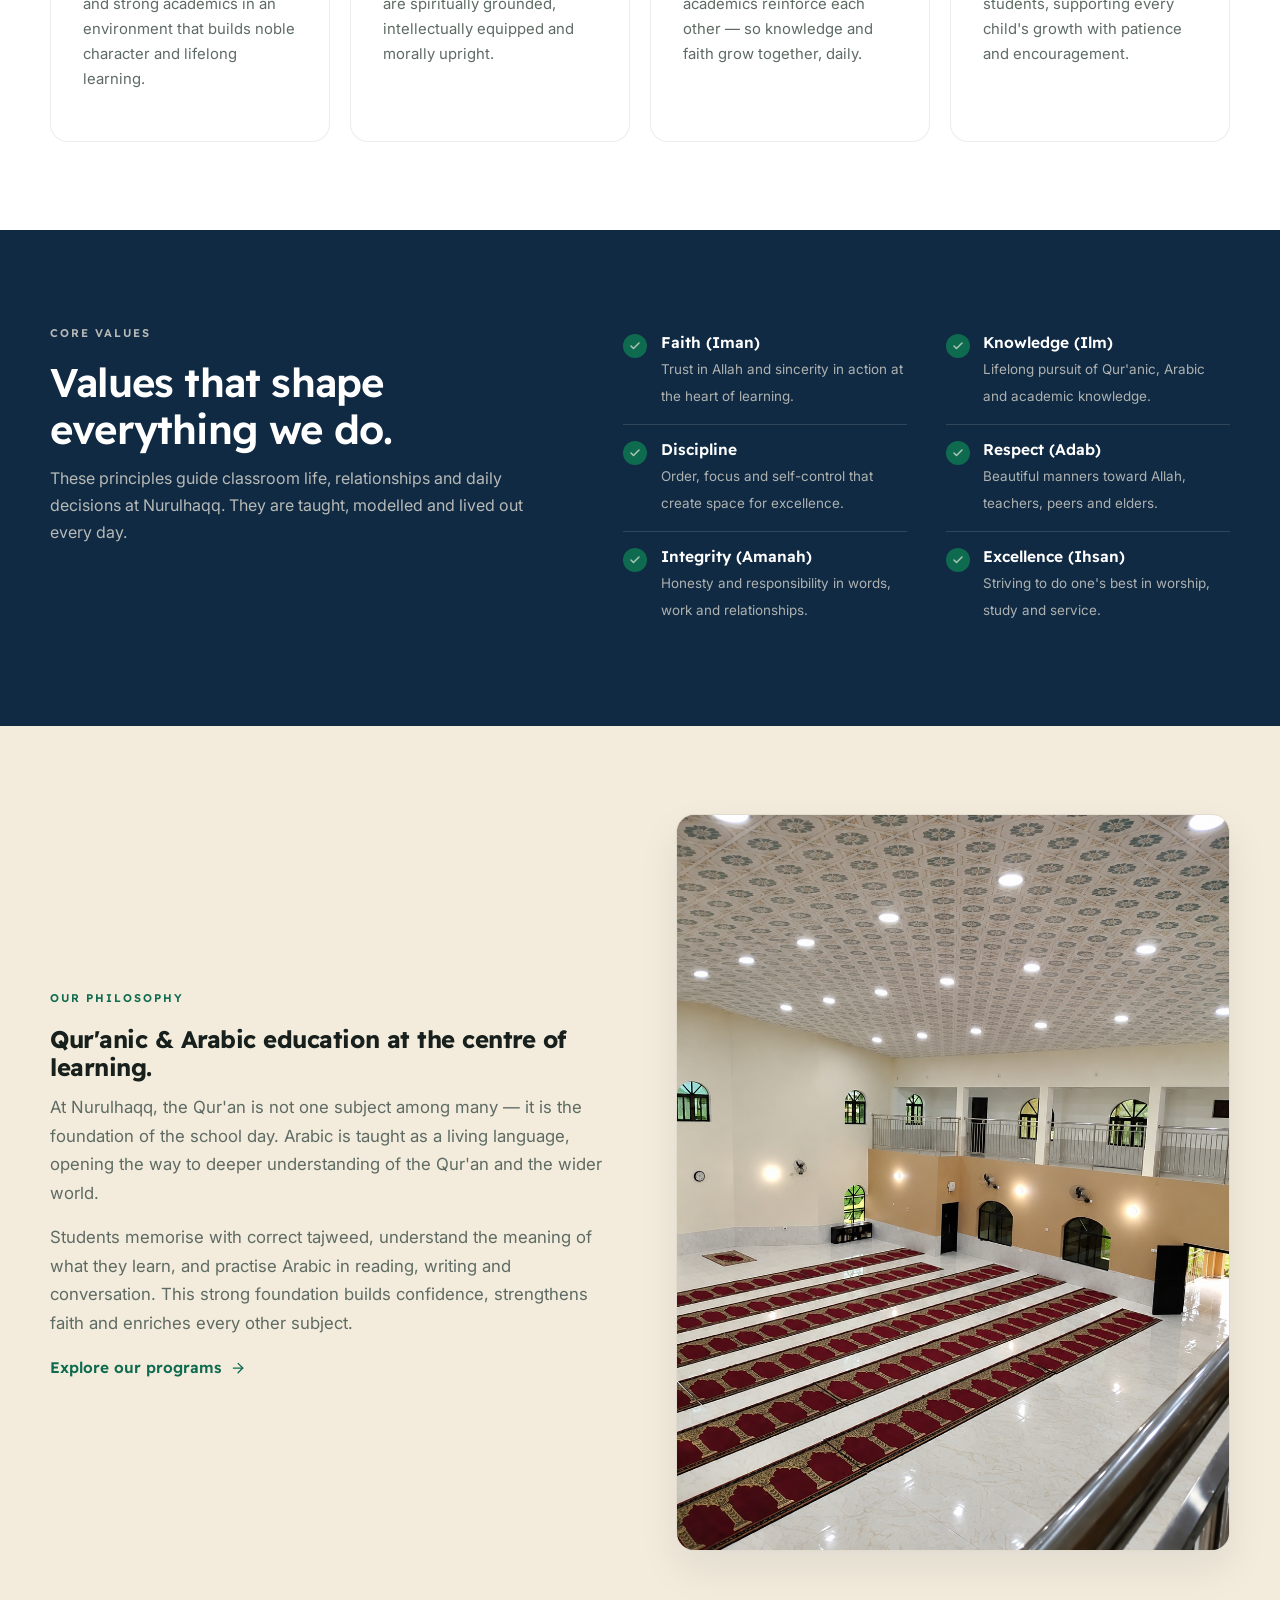
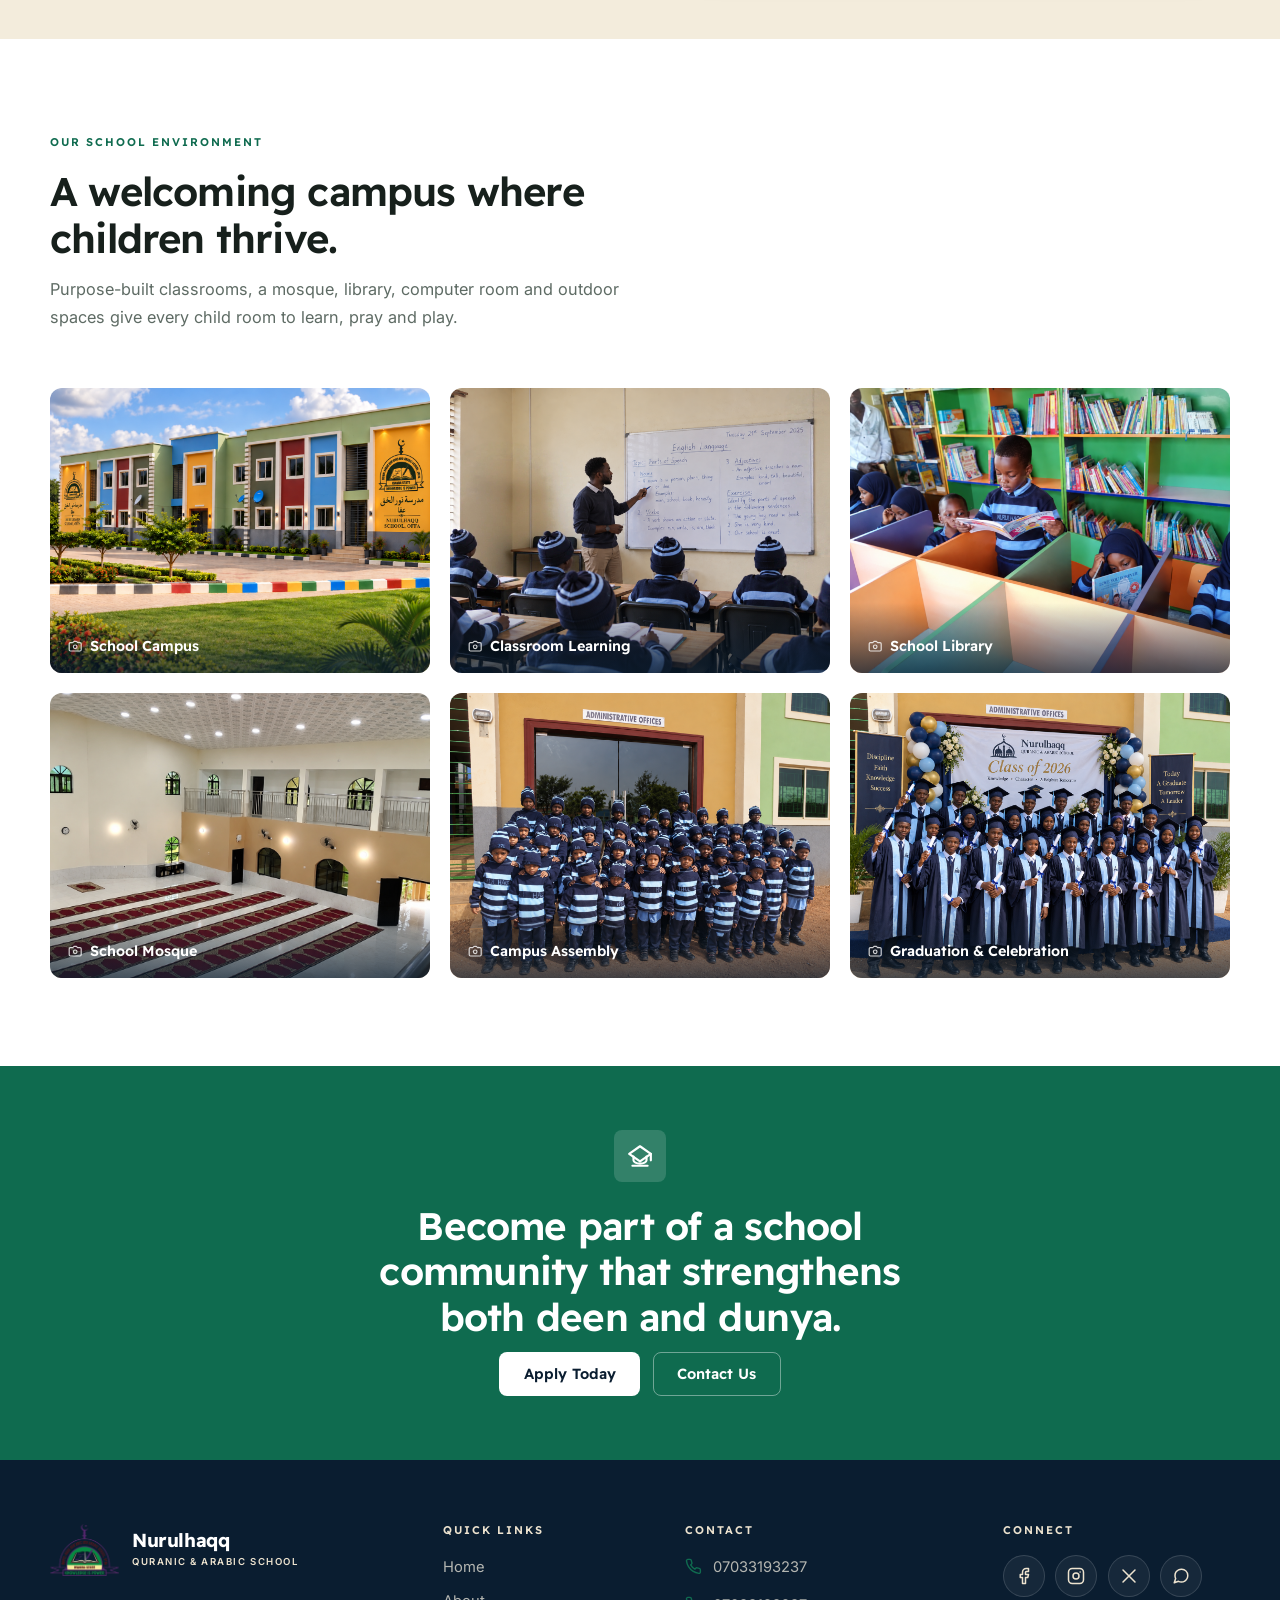
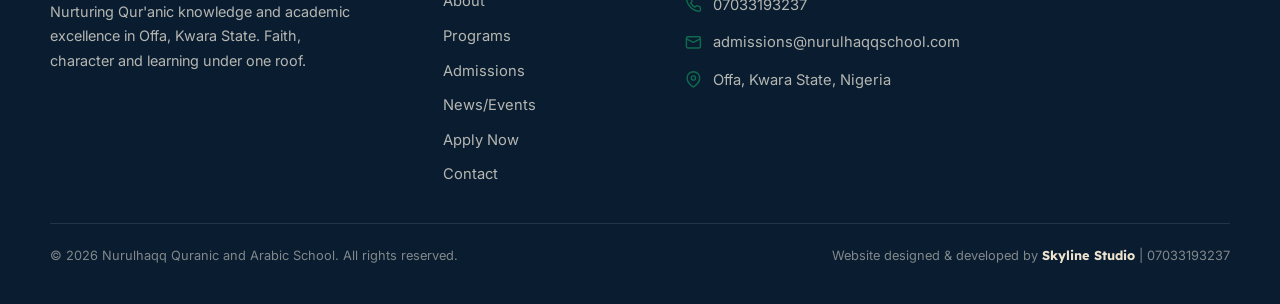
<file: about.html>
<!DOCTYPE html>
<html lang="en">
  <head>
    <meta charset="UTF-8" />
    <meta name="viewport" content="width=device-width, initial-scale=1.0" />
    <title>About | Nurulhaqq Quranic and Arabic School, Offa</title>
    <meta name="description" content="Learn about Nurulhaqq Quranic and Arabic School — our mission, vision, core values, Qur'anic and Arabic education philosophy, and vibrant school environment in Offa, Kwara State." />
    <link rel="icon" type="image/png" href="images/school-logo.png" />
    <link rel="preconnect" href="https://fonts.googleapis.com" />
    <link rel="preconnect" href="https://fonts.gstatic.com" crossorigin />
    <link href="https://fonts.googleapis.com/css2?family=Readex+Pro:wght@400;500;600;700&family=Inter:wght@400;500;600&display=swap" rel="stylesheet" />
    <link rel="stylesheet" href="styles.css" />
  </head>

  <body>
    <!-- ============================================================ -->
    <!-- Inline SVG icon sprite (no external icon library)            -->
    <!-- ============================================================ -->
    <svg xmlns="http://www.w3.org/2000/svg" style="display:none" aria-hidden="true">
      <symbol id="i-arrow-right" viewBox="0 0 24 24" fill="none" stroke="currentColor" stroke-width="2" stroke-linecap="round" stroke-linejoin="round">
        <path d="M5 12h14" /><path d="m12 5 7 7-7 7" />
      </symbol>
      <symbol id="i-menu" viewBox="0 0 24 24" fill="none" stroke="currentColor" stroke-width="2" stroke-linecap="round">
        <path d="M4 7h16" /><path d="M4 12h16" /><path d="M4 17h16" />
      </symbol>
      <symbol id="i-star" viewBox="0 0 24 24" fill="none" stroke="currentColor" stroke-width="2" stroke-linecap="round" stroke-linejoin="round">
        <path d="M12 2.5l2.95 5.98 6.6.96-4.78 4.66 1.13 6.58L12 17.57l-5.9 3.1 1.13-6.57L2.45 9.45l6.6-.96L12 2.5z" />
      </symbol>
      <symbol id="i-spark" viewBox="0 0 24 24" fill="none" stroke="currentColor" stroke-width="2" stroke-linecap="round" stroke-linejoin="round">
        <circle cx="12" cy="12" r="0.6" fill="currentColor" />
        <path d="M12 2v3" /><path d="M12 19v3" /><path d="M2 12h3" /><path d="M19 12h3" /><path d="m5 5 2.1 2.1" /><path d="m16.9 16.9 2.1 2.1" /><path d="m19 5-2.1 2.1" /><path d="m7.1 16.9-2.1 2.1" />
      </symbol>
      <symbol id="i-book" viewBox="0 0 24 24" fill="none" stroke="currentColor" stroke-width="2" stroke-linecap="round" stroke-linejoin="round">
        <path d="M2 4h6a4 4 0 0 1 4 4v12a3 3 0 0 0-3-3H2V4z" /><path d="M22 4h-6a4 4 0 0 0-4 4v12a3 3 0 0 1 3-3h7V4z" />
      </symbol>
      <symbol id="i-globe" viewBox="0 0 24 24" fill="none" stroke="currentColor" stroke-width="2" stroke-linecap="round" stroke-linejoin="round">
        <circle cx="12" cy="12" r="10" /><path d="M2 12h20" /><path d="M12 2a15.3 15.3 0 0 1 4 10 15.3 15.3 0 0 1-4 10 15.3 15.3 0 0 1-4-10 15.3 15.3 0 0 1 4-10z" />
      </symbol>
      <symbol id="i-grad" viewBox="0 0 24 24" fill="none" stroke="currentColor" stroke-width="2" stroke-linecap="round" stroke-linejoin="round">
        <path d="M22 10 12 5 2 10l10 5 10-5z" /><path d="M6 12v5c0 1.66 2.69 3 6 3s6-1.34 6-3v-5" /><path d="M22 10v5" />
      </symbol>
      <symbol id="i-moon" viewBox="0 0 24 24" fill="none" stroke="currentColor" stroke-width="2" stroke-linecap="round" stroke-linejoin="round">
        <path d="M21 12.8A9 9 0 1 1 11.2 3 7 7 0 0 0 21 12.8z" />
      </symbol>
      <symbol id="i-heart" viewBox="0 0 24 24" fill="none" stroke="currentColor" stroke-width="2" stroke-linecap="round" stroke-linejoin="round">
        <path d="M20.84 4.61a5.5 5.5 0 0 0-7.78 0L12 5.67l-1.06-1.06a5.5 5.5 0 0 0-7.78 7.78l1.06 1.06L12 21.23l7.78-7.78 1.06-1.06a5.5 5.5 0 0 0 0-7.78z" />
      </symbol>
      <symbol id="i-check" viewBox="0 0 24 24" fill="none" stroke="currentColor" stroke-width="3" stroke-linecap="round" stroke-linejoin="round">
        <path d="M20 6 9 17l-5-5" />
      </symbol>
      <symbol id="i-phone" viewBox="0 0 24 24" fill="none" stroke="currentColor" stroke-width="2" stroke-linecap="round" stroke-linejoin="round">
        <path d="M22 16.92v3a2 2 0 0 1-2.18 2 19.79 19.79 0 0 1-8.63-3.07 19.5 19.5 0 0 1-6-6A19.79 19.79 0 0 1 2.12 4.18 2 2 0 0 1 4.11 2h3a2 2 0 0 1 2 1.72c.13.96.36 1.9.7 2.81a2 2 0 0 1-.45 2.11L8.09 9.91a16 16 0 0 0 6 6l1.27-1.27a2 2 0 0 1 2.11-.45c.91.34 1.85.57 2.81.7A2 2 0 0 1 22 16.92z" />
      </symbol>
      <symbol id="i-mail" viewBox="0 0 24 24" fill="none" stroke="currentColor" stroke-width="2" stroke-linecap="round" stroke-linejoin="round">
        <rect x="2" y="4" width="20" height="16" rx="2" /><path d="m22 7-10 5L2 7" />
      </symbol>
      <symbol id="i-pin" viewBox="0 0 24 24" fill="none" stroke="currentColor" stroke-width="2" stroke-linecap="round" stroke-linejoin="round">
        <path d="M21 10c0 7-9 13-9 13s-9-6-9-13a9 9 0 0 1 18 0z" /><circle cx="12" cy="10" r="3" />
      </symbol>
      <symbol id="i-clock" viewBox="0 0 24 24" fill="none" stroke="currentColor" stroke-width="2" stroke-linecap="round" stroke-linejoin="round">
        <circle cx="12" cy="12" r="10" /><path d="M12 6v6l4 2" />
      </symbol>
      <symbol id="i-cal" viewBox="0 0 24 24" fill="none" stroke="currentColor" stroke-width="2" stroke-linecap="round" stroke-linejoin="round">
        <rect x="3" y="4" width="18" height="18" rx="2" /><path d="M16 2v4" /><path d="M8 2v4" /><path d="M3 10h18" />
      </symbol>
      <symbol id="i-announce" viewBox="0 0 24 24" fill="none" stroke="currentColor" stroke-width="2" stroke-linecap="round" stroke-linejoin="round">
        <path d="m3 11 18-5v12L3 14v-3z" /><path d="M11.6 16.8a3 3 0 1 1-5.8-1.6" />
      </symbol>
      <symbol id="i-paper" viewBox="0 0 24 24" fill="none" stroke="currentColor" stroke-width="2" stroke-linecap="round" stroke-linejoin="round">
        <path d="M4 22h16a2 2 0 0 0 2-2V4a2 2 0 0 0-2-2H8a2 2 0 0 0-2 2v16a2 2 0 0 1-2 2zm0 0a2 2 0 0 1-2-2v-9c0-1.1.9-2 2-2h2" /><path d="M18 14h-8" /><path d="M15 18h-5" /><path d="M10 6h8v4h-8V6z" />
      </symbol>
      <symbol id="i-trophy" viewBox="0 0 24 24" fill="none" stroke="currentColor" stroke-width="2" stroke-linecap="round" stroke-linejoin="round">
        <path d="M6 9a6 6 0 0 0 12 0V3H6v6z" /><path d="M6 5H3a2 2 0 0 0 2 2h1" /><path d="M18 5h3a2 2 0 0 1-2 2h-1" /><path d="M12 15v4" /><path d="M8 21h8" /><path d="M9 21v-2a2 2 0 0 1 2-2h2a2 2 0 0 1 2 2v2" />
      </symbol>
      <symbol id="i-school" viewBox="0 0 24 24" fill="none" stroke="currentColor" stroke-width="2" stroke-linecap="round" stroke-linejoin="round">
        <path d="m22 10-10-7-10 7 10 7 10-7z" /><path d="M22 10v6" /><path d="M6 12.5V16c0 1.66 2.69 3 6 3s6-1.34 6-3v-3.5" /><path d="M5 21h14" />
      </symbol>
      <symbol id="i-send" viewBox="0 0 24 24" fill="none" stroke="currentColor" stroke-width="2" stroke-linecap="round" stroke-linejoin="round">
        <path d="M22 2 11 13" /><path d="M22 2 15 22l-4-9-9-4 20-7z" />
      </symbol>
      <symbol id="i-user" viewBox="0 0 24 24" fill="none" stroke="currentColor" stroke-width="2" stroke-linecap="round" stroke-linejoin="round">
        <path d="M20 21v-2a4 4 0 0 0-4-4H8a4 4 0 0 0-4 4v2" /><circle cx="12" cy="7" r="4" />
      </symbol>
      <symbol id="i-camera" viewBox="0 0 24 24" fill="none" stroke="currentColor" stroke-width="2" stroke-linecap="round" stroke-linejoin="round">
        <path d="M14 4l2 2h4a2 2 0 0 1 2 2v10a2 2 0 0 1-2 2H4a2 2 0 0 1-2-2V8a2 2 0 0 1 2-2h4l2-2h4z" /><circle cx="12" cy="13" r="3" />
      </symbol>
      <symbol id="i-x" viewBox="0 0 24 24" fill="none" stroke="currentColor" stroke-width="2" stroke-linecap="round" stroke-linejoin="round">
        <path d="M18 6 6 18" /><path d="m6 6 12 12" />
      </symbol>
      <symbol id="i-facebook" viewBox="0 0 24 24" fill="none" stroke="currentColor" stroke-width="2" stroke-linecap="round" stroke-linejoin="round">
        <path d="M18 2h-3a5 5 0 0 0-5 5v3H7v4h3v8h4v-8h3l1-4h-4V7a1 1 0 0 1 1-1h3V2z" />
      </symbol>
      <symbol id="i-instagram" viewBox="0 0 24 24" fill="none" stroke="currentColor" stroke-width="2" stroke-linecap="round" stroke-linejoin="round">
        <rect x="2" y="2" width="20" height="20" rx="5" /><circle cx="12" cy="12" r="4" /><path d="M17.5 6.5v.01" />
      </symbol>
      <symbol id="i-twitter" viewBox="0 0 24 24" fill="none" stroke="currentColor" stroke-width="2" stroke-linecap="round">
        <path d="M4 4l16 16" /><path d="M20 4 4 20" />
      </symbol>
      <symbol id="i-whats" viewBox="0 0 24 24" fill="none" stroke="currentColor" stroke-width="2" stroke-linecap="round" stroke-linejoin="round">
        <path d="M21 11.5a8.38 8.38 0 0 1-.9 3.8 8.5 8.5 0 0 1-7.6 4.7 8.38 8.38 0 0 1-3.8-.9L3 21l1.9-5.7a8.38 8.38 0 0 1-.9-3.8 8.5 8.5 0 0 1 4.7-7.6 8.38 8.38 0 0 1 3.8-.9h.5a8.48 8.48 0 0 1 8 8v.5z" />
      </symbol>
    </svg>

    <!-- ============================================================ -->
    <!-- Header / navigation                                          -->
    <!-- ============================================================ -->
    <header class="site-header" id="site-header">
      <div class="container nav-wrap">
        <a href="index.html" class="brand" aria-label="Nurulhaqq home">
          <img src="images/school-logo.png" alt="Nurulhaqq Quranic and Arabic School crest" />
          <span>
            <span class="brand-name">Nurulhaqq</span>
            <span class="brand-tag">Quranic &amp; Arabic School</span>
          </span>
        </a>

        <nav class="main-nav" id="main-nav" aria-label="Main navigation">
          <a href="index.html">Home</a>
          <a href="about.html" class="is-active" aria-current="page">About</a>
          <a href="programs.html">Programs</a>
          <a href="admissions.html">Admissions</a>
          <a href="news.html">News</a>
          <a href="contact.html">Contact</a>
          <a href="apply.html" class="btn btn--primary nav-mobile-cta">Apply Now</a>
        </nav>

        <a href="apply.html" class="btn btn--primary nav-cta">Apply Now</a>

        <button class="nav-toggle" id="nav-toggle" aria-label="Toggle menu" aria-expanded="false">
          <svg><use href="#i-menu" /></svg>
        </button>
      </div>
    </header>

    <main>
      <!-- ============================================================ -->
      <!-- Page hero                                                   -->
      <!-- ============================================================ -->
      <section class="page-hero">
        <div class="container page-hero__inner">
          <p class="eyebrow">About Nurulhaqq</p>
          <h1>Building a generation rooted in faith, wisdom and service.</h1>
          <p>
            Nurulhaqq Quranic and Arabic School, Offa, Kwara State, exists to guide young learners
            toward a life of knowledge, integrity and sincere devotion — blending academic
            excellence with strong Islamic formation.
          </p>
        </div>
      </section>

      <!-- ============================================================ -->
      <!-- School introduction                                          -->
      <!-- ============================================================ -->
      <section class="page-section section">
        <div class="container dual-grid">
          <div class="dual-med" data-reveal>
            <img src="images/school-building.png" alt="The Nurulhaqq main school building in Offa, Kwara State" loading="lazy" />
          </div>

          <div>
            <p class="eyebrow">Our school</p>
            <h2>Educating hearts and minds in a caring Islamic environment.</h2>
            <p class="lead">
              Nurulhaqq combines authentic Qur'anic and Islamic education with a solid formal
              academic curriculum. We are dedicated to nurturing every child's faith, character
              and intellect in one welcoming community.
            </p>
            <p class="lead">
              Our students memorise and understand the Qur'an, develop genuine fluency in Arabic
              and master core school subjects — supported by caring teachers and a disciplined,
              values-driven environment.
            </p>
            <ul class="check-list">
              <li>A balanced curriculum: Qur'an, Arabic, academics and character.</li>
              <li>Experienced, dedicated teachers who know every student.</li>
              <li>A warm, safe campus designed for focused learning and play.</li>
            </ul>
          </div>
        </div>
      </section>

      <!-- ============================================================ -->
      <!-- Mission, vision & community                                  -->
      <!-- ============================================================ -->
      <section class="page-section section" style="padding-top: 0">
        <div class="container">
          <div class="section-head" data-reveal>
            <p class="eyebrow">What we stand for</p>
            <h2>Our mission, vision and community.</h2>
          </div>

          <div class="info-grid info-grid--4">
            <article class="panel info-card" data-reveal>
              <div class="program__icon"><svg><use href="#i-spark" /></svg></div>
              <h3>Our Mission</h3>
              <p>
                To provide authentic Qur'anic knowledge, Arabic fluency and strong academics in an
                environment that builds noble character and lifelong learning.
              </p>
            </article>
            <article class="panel info-card" data-reveal>
              <div class="program__icon program__icon--navy"><svg><use href="#i-star" /></svg></div>
              <h3>Our Vision</h3>
              <p>
                To raise a generation of balanced Muslim leaders who are spiritually grounded,
                intellectually equipped and morally upright.
              </p>
            </article>
            <article class="panel info-card" data-reveal>
              <div class="program__icon program__icon--navy"><svg><use href="#i-grad" /></svg></div>
              <h3>Our Approach</h3>
              <p>
                Integrated learning where Qur'anic study, Arabic and academics reinforce each other
                — so knowledge and faith grow together, daily.
              </p>
            </article>
            <article class="panel info-card" data-reveal>
              <div class="program__icon"><svg><use href="#i-heart" /></svg></div>
              <h3>Our Community</h3>
              <p>
                A caring partnership between teachers, parents and students, supporting every
                child's growth with patience and encouragement.
              </p>
            </article>
          </div>
        </div>
      </section>

      <!-- ============================================================ -->
      <!-- Core values (navy)                                           -->
      <!-- ============================================================ -->
      <section class="why section">
        <div class="container why__grid">
          <div class="why__head" data-reveal>
            <p class="eyebrow eyebrow--light">Core values</p>
            <h2>Values that shape everything we do.</h2>
            <p>
              These principles guide classroom life, relationships and daily decisions at
              Nurulhaqq. They are taught, modelled and lived out every day.
            </p>
          </div>

          <div class="why__list" data-reveal>
            <div class="why__item">
              <span class="why__check"><svg><use href="#i-check" /></svg></span>
              <div>
                <strong>Faith (Iman)</strong>
                <span>Trust in Allah and sincerity in action at the heart of learning.</span>
              </div>
            </div>
            <div class="why__item">
              <span class="why__check"><svg><use href="#i-check" /></svg></span>
              <div>
                <strong>Knowledge (Ilm)</strong>
                <span>Lifelong pursuit of Qur'anic, Arabic and academic knowledge.</span>
              </div>
            </div>
            <div class="why__item">
              <span class="why__check"><svg><use href="#i-check" /></svg></span>
              <div>
                <strong>Discipline</strong>
                <span>Order, focus and self-control that create space for excellence.</span>
              </div>
            </div>
            <div class="why__item">
              <span class="why__check"><svg><use href="#i-check" /></svg></span>
              <div>
                <strong>Respect (Adab)</strong>
                <span>Beautiful manners toward Allah, teachers, peers and elders.</span>
              </div>
            </div>
            <div class="why__item">
              <span class="why__check"><svg><use href="#i-check" /></svg></span>
              <div>
                <strong>Integrity (Amanah)</strong>
                <span>Honesty and responsibility in words, work and relationships.</span>
              </div>
            </div>
            <div class="why__item">
              <span class="why__check"><svg><use href="#i-check" /></svg></span>
              <div>
                <strong>Excellence (Ihsan)</strong>
                <span>Striving to do one's best in worship, study and service.</span>
              </div>
            </div>
          </div>
        </div>
      </section>

      <!-- ============================================================ -->
      <!-- Qur'anic & Arabic philosophy                                 -->
      <!-- ============================================================ -->
      <section class="page-section page-section--tint section">
        <div class="container dual-grid">
          <div>
            <p class="eyebrow">Our philosophy</p>
            <h2>Qur'anic &amp; Arabic education at the centre of learning.</h2>
            <p class="lead">
              At Nurulhaqq, the Qur'an is not one subject among many — it is the foundation of the
              school day. Arabic is taught as a living language, opening the way to deeper
              understanding of the Qur'an and the wider world.
            </p>
            <p class="lead">
              Students memorise with correct tajweed, understand the meaning of what they learn,
              and practise Arabic in reading, writing and conversation. This strong foundation
              builds confidence, strengthens faith and enriches every other subject.
            </p>
            <a href="programs.html" class="link-arrow">
              Explore our programs
              <svg><use href="#i-arrow-right" /></svg>
            </a>
          </div>

          <div class="dual-med" data-reveal>
            <img src="images/quran-study-hall.png" alt="A quiet study hall with an open Qur'an on a wooden reading stand" loading="lazy" />
          </div>
        </div>
      </section>

      <!-- ============================================================ -->
      <!-- School environment                                           -->
      <!-- ============================================================ -->
      <section class="page-section section">
        <div class="container">
          <div class="section-head" data-reveal>
            <p class="eyebrow">Our school environment</p>
            <h2>A welcoming campus where children thrive.</h2>
            <p>
              Purpose-built classrooms, a mosque, library, computer room and outdoor spaces give
              every child room to learn, pray and play.
            </p>
          </div>

          <div class="life__grid">
            <button type="button" class="gallery-item" data-title="School Campus" data-img="images/school-campus.png" aria-label="Enlarge: School Campus photo">
              <img src="images/school-campus.png" alt="School campus buildings with walkways between blocks" loading="lazy" />
              <span class="gallery-item__cap"><svg><use href="#i-camera" /></svg>School Campus</span>
            </button>

            <button type="button" class="gallery-item" data-title="Classroom Learning" data-img="images/classroom-learning.png" aria-label="Enlarge: Classroom Learning photo">
              <img src="images/classroom-learning.png" alt="Classroom with rows of desks and a chalkboard ready for lessons" loading="lazy" />
              <span class="gallery-item__cap"><svg><use href="#i-camera" /></svg>Classroom Learning</span>
            </button>

            <button type="button" class="gallery-item" data-title="School Library" data-img="images/school-library.png" aria-label="Enlarge: School Library photo">
              <img src="images/school-library.png" alt="The school library with bookshelves and reading tables" loading="lazy" />
              <span class="gallery-item__cap"><svg><use href="#i-camera" /></svg>School Library</span>
            </button>

            <button type="button" class="gallery-item" data-title="School Mosque" data-img="images/school-mosque.png" aria-label="Enlarge: School Mosque photo">
              <img src="images/school-mosque.png" alt="The school mosque prayer hall with its peaceful interior" loading="lazy" />
              <span class="gallery-item__cap"><svg><use href="#i-camera" /></svg>School Mosque</span>
            </button>

            <button type="button" class="gallery-item" data-title="Campus Assembly" data-img="images/campus-assembly.png" aria-label="Enlarge: Campus Assembly photo">
              <img src="images/campus-assembly.png" alt="Students collaborating together during a campus activity" loading="lazy" />
              <span class="gallery-item__cap"><svg><use href="#i-camera" /></svg>Campus Assembly</span>
            </button>

            <button type="button" class="gallery-item" data-title="Graduation & Celebration" data-img="images/graduation-celebration.png" aria-label="Enlarge: Graduation and Celebration photo">
              <img src="images/graduation-celebration.png" alt="Graduates in caps and gowns celebrating their achievement" loading="lazy" />
              <span class="gallery-item__cap"><svg><use href="#i-camera" /></svg>Graduation &amp; Celebration</span>
            </button>
          </div>
        </div>
      </section>

      <!-- ============================================================ -->
      <!-- CTA                                                          -->
      <!-- ============================================================ -->
      <section class="cta section--tight">
        <div class="container cta__inner" data-reveal>
          <div class="cta__icon"><svg><use href="#i-school" /></svg></div>
          <h2>Become part of a school community that strengthens both deen and dunya.</h2>
          <div class="cta__actions">
            <a href="apply.html" class="btn btn--light">Apply Today</a>
            <a href="contact.html" class="btn btn--ghost-light">Contact Us</a>
          </div>
        </div>
      </section>
    </main>

    <!-- ============================================================ -->
    <!-- Lightbox                                                     -->
    <!-- ============================================================ -->
    <div class="lightbox" id="lightbox" role="dialog" aria-modal="true" aria-label="Image preview">
      <button class="lightbox__close" id="lightbox-close" aria-label="Close preview">
        <svg><use href="#i-x" /></svg>
      </button>
      <div class="lightbox__inner" id="lightbox-content"></div>
    </div>

    <!-- ============================================================ -->
    <!-- Footer                                                       -->
    <!-- ============================================================ -->
    <footer class="footer">
      <div class="container footer__grid">
        <div>
          <a href="index.html" class="brand" aria-label="Nurulhaqq home">
            <img src="images/school-logo.png" alt="Nurulhaqq Quranic and Arabic School crest" />
            <span>
              <span class="brand-name">Nurulhaqq</span>
              <span class="brand-tag">Quranic &amp; Arabic School</span>
            </span>
          </a>
          <p class="footer__desc">
            Nurturing Qur'anic knowledge and academic excellence in Offa, Kwara State.
            Faith, character and learning under one roof.
          </p>
        </div>

        <div>
          <h3 class="footer__title">Quick Links</h3>
          <div class="footer__links">
            <a href="index.html">Home</a>
            <a href="about.html">About</a>
            <a href="programs.html">Programs</a>
            <a href="admissions.html">Admissions</a>
            <a href="news.html">News/Events</a>
            <a href="apply.html">Apply Now</a>
            <a href="contact.html">Contact</a>
          </div>
        </div>

        <div>
          <h3 class="footer__title">Contact</h3>
          <div class="footer__contact">
            <div><svg><use href="#i-phone" /></svg><a href="tel:+2347033193237">07033193237</a></div>
            <div><svg><use href="#i-phone" /></svg><a href="tel:+2347033193237">07033193237</a></div>
            <div><svg><use href="#i-mail" /></svg><a href="mailto:admissions@nurulhaqqschool.com">admissions@nurulhaqqschool.com</a></div>
            <div><svg><use href="#i-pin" /></svg><span>Offa, Kwara State, Nigeria</span></div>
          </div>
        </div>

        <div>
          <h3 class="footer__title">Connect</h3>
          <div class="socials">
            <a href="#" aria-label="Facebook"><svg><use href="#i-facebook" /></svg></a>
            <a href="#" aria-label="Instagram"><svg><use href="#i-instagram" /></svg></a>
            <a href="#" aria-label="X (Twitter)"><svg><use href="#i-twitter" /></svg></a>
            <a href="https://wa.me/2347033193237" aria-label="WhatsApp"><svg><use href="#i-whats" /></svg></a>
          </div>
        </div>
      </div>

      <div class="container footer__bottom">
        <p>© <span id="year"></span> Nurulhaqq Quranic and Arabic School. All rights reserved.</p>
        <p>Website designed &amp; developed by <strong>Skyline Studio</strong> |
          <a href="https://wa.me/2347033193237"
             target="_blank"
             rel="noopener noreferrer"
             aria-label="Chat with Skyline Studio on WhatsApp">07033193237</a></p>
      </div>
    </footer>

    <script src="script.js"></script>
  </body>
</html>
</file>
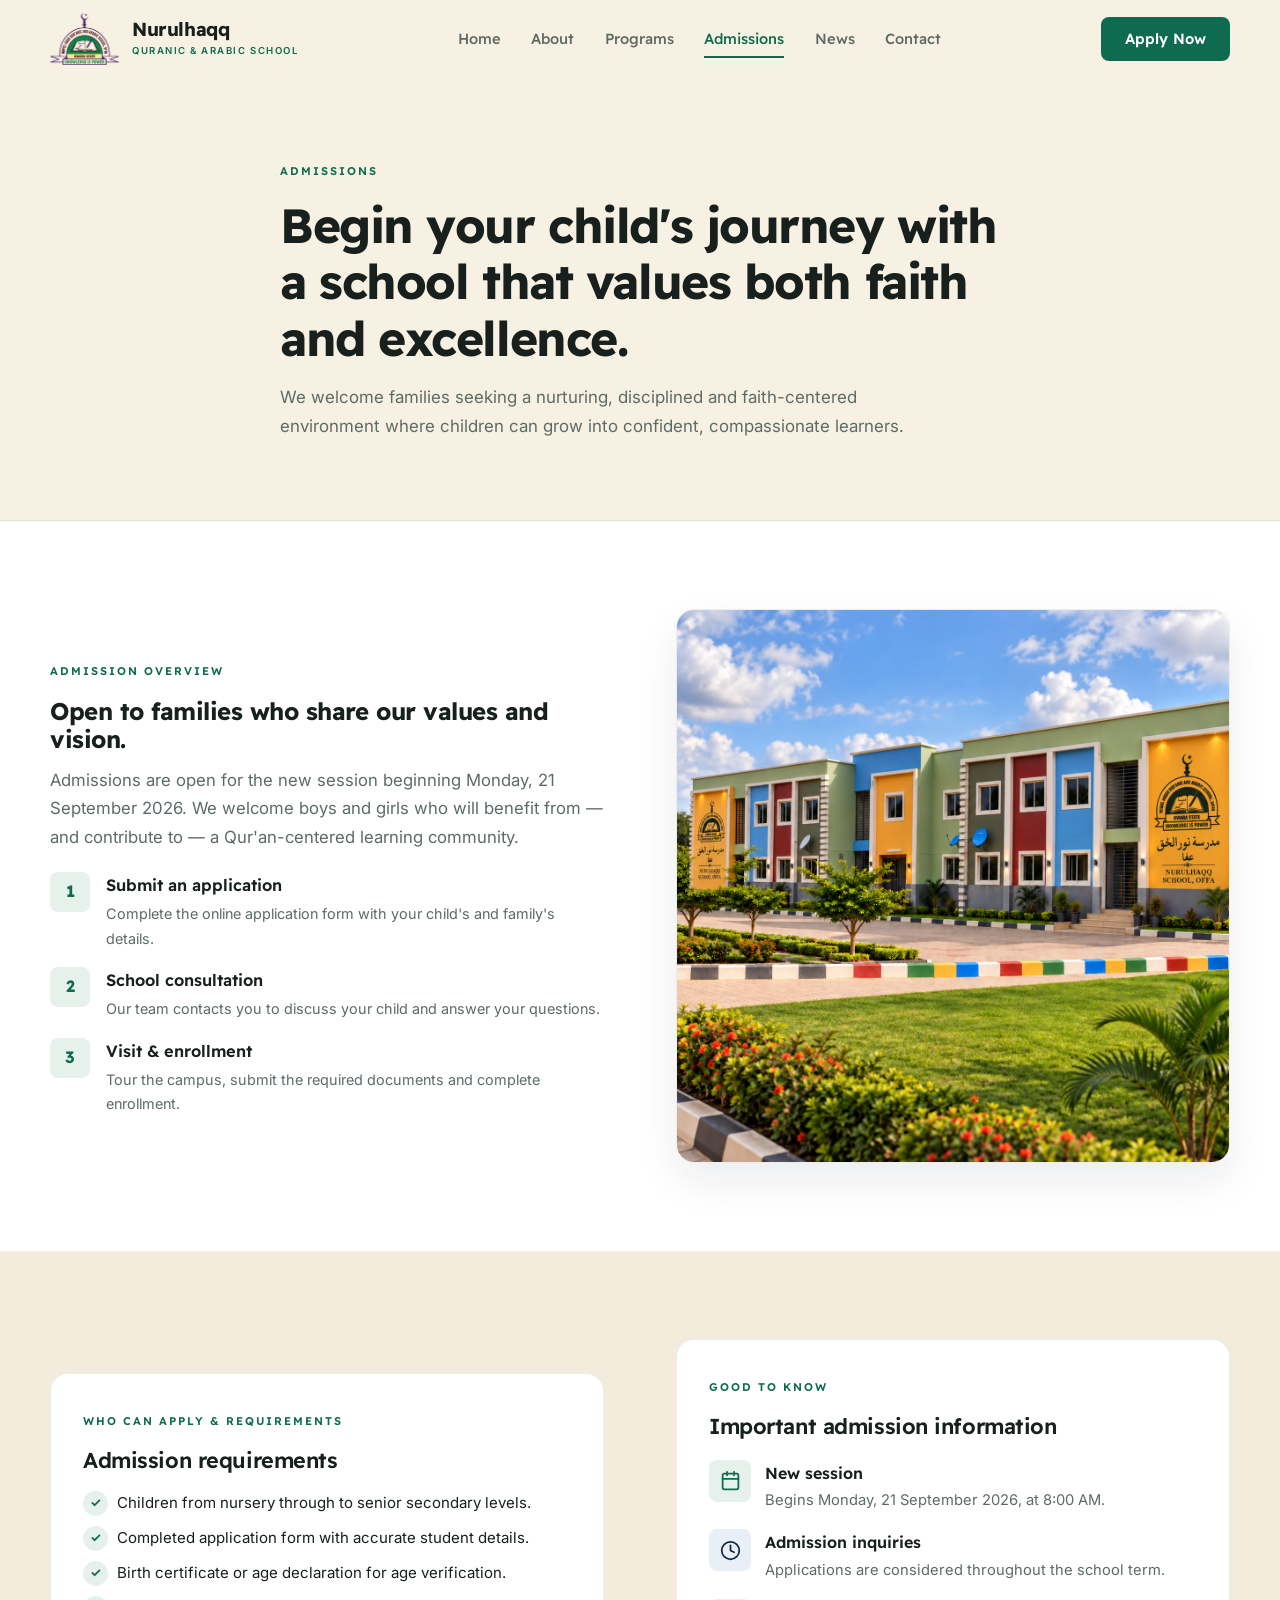
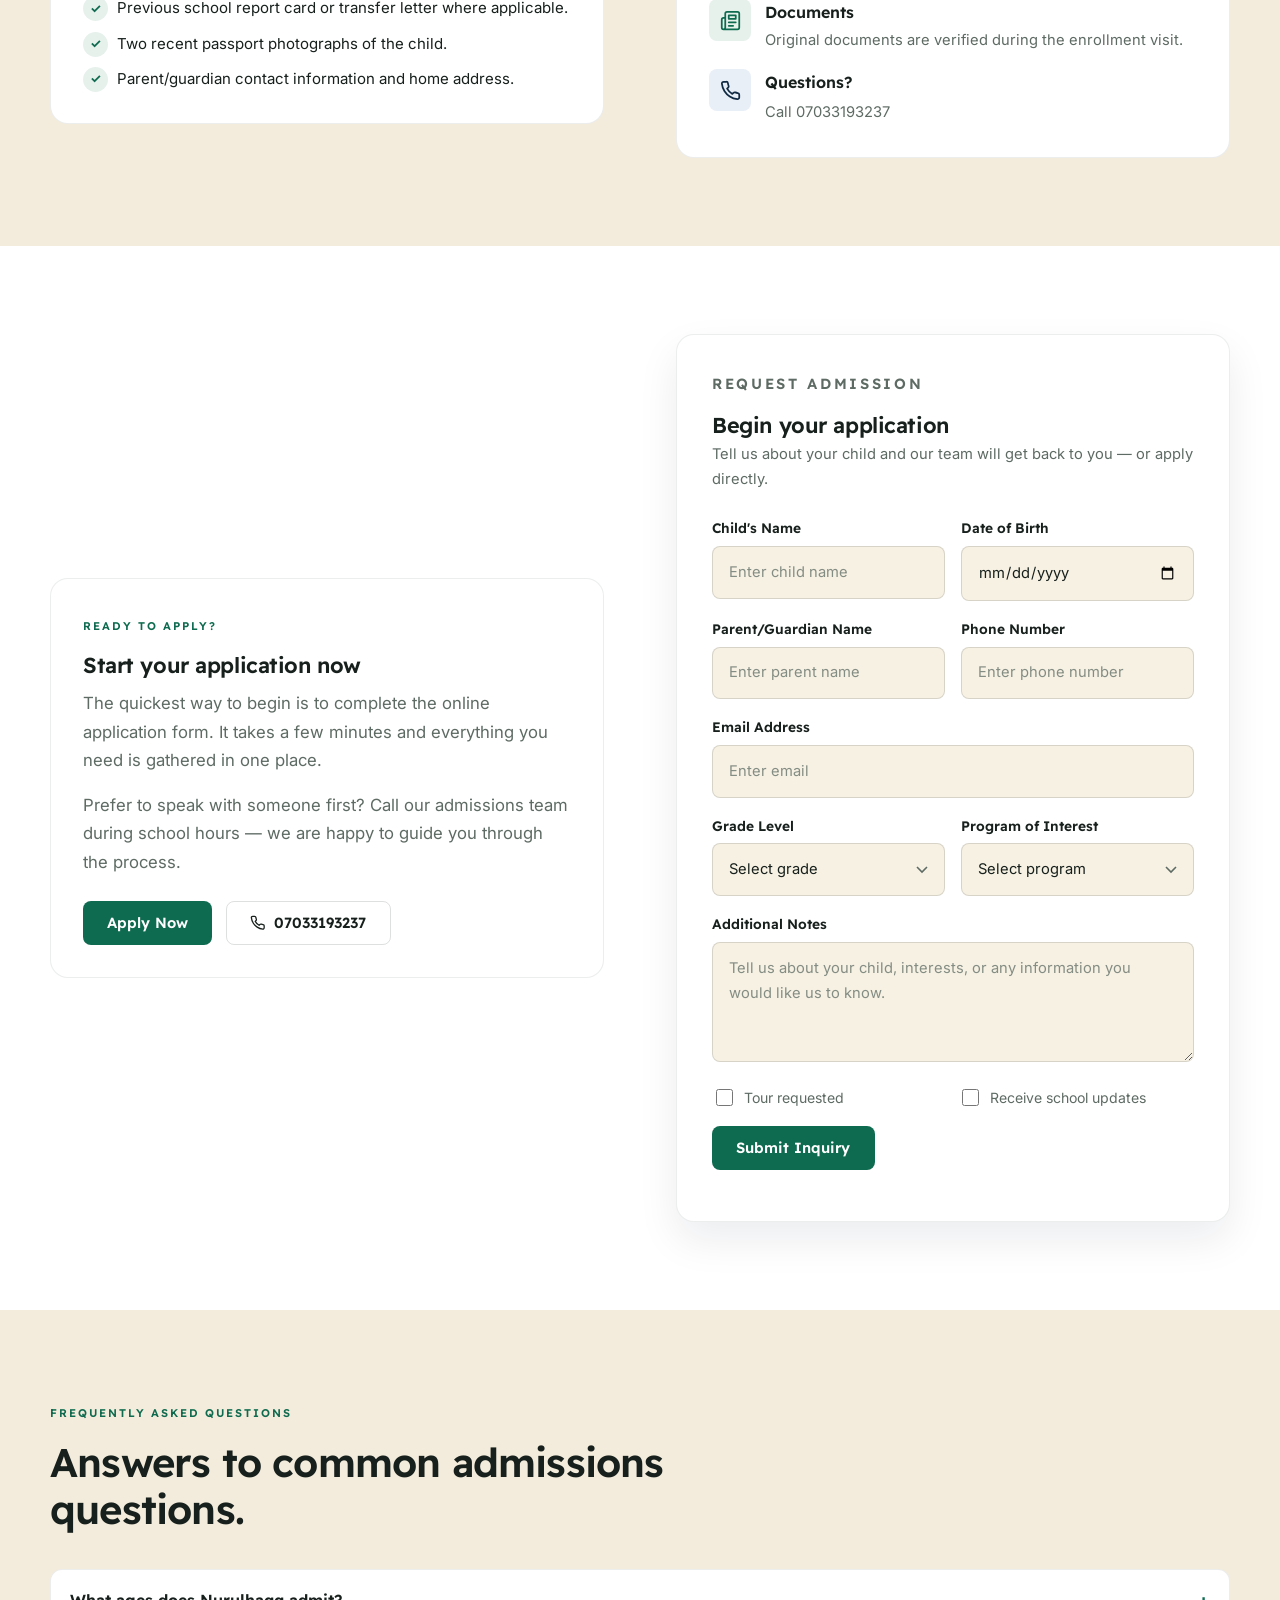
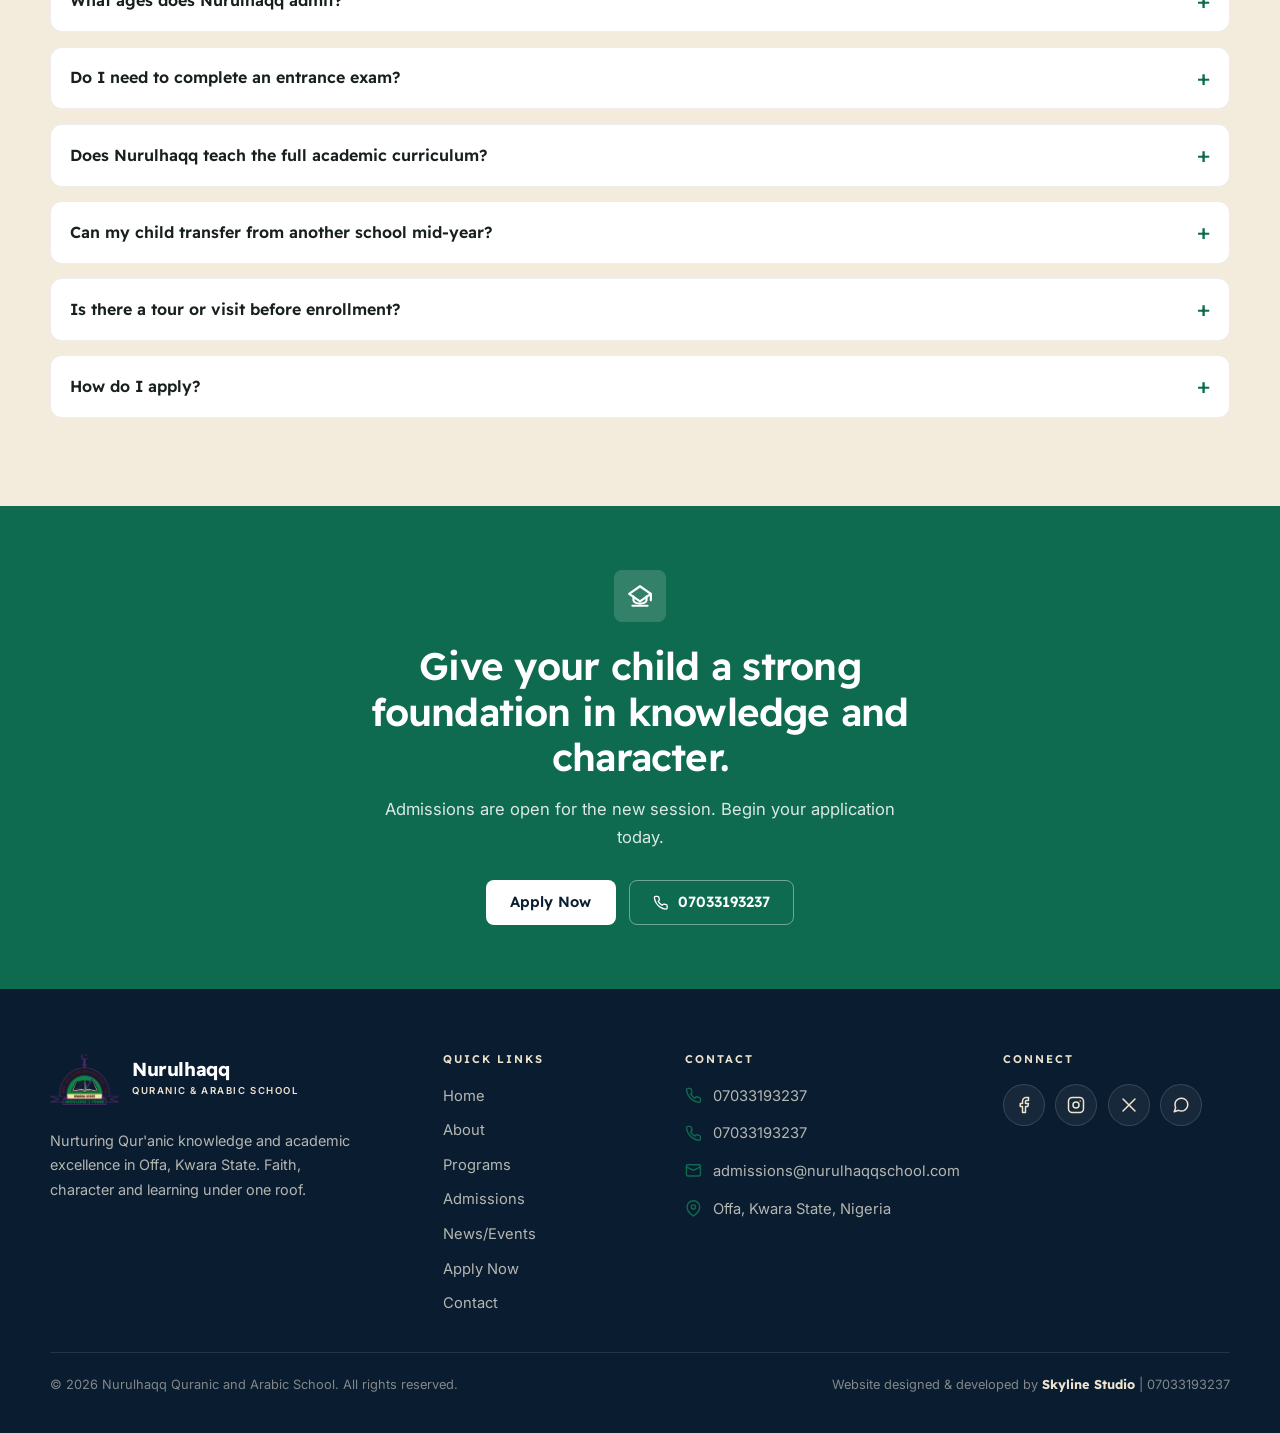
<file: admissions.html>
<!DOCTYPE html>
<html lang="en">
  <head>
    <meta charset="UTF-8" />
    <meta name="viewport" content="width=device-width, initial-scale=1.0" />
    <title>Admissions | Nurulhaqq Quranic and Arabic School, Offa</title>
    <meta name="description" content="Admissions at Nurulhaqq Quranic and Arabic School — who can apply, requirements, the admission process, important information and frequently asked questions." />
    <link rel="icon" type="image/png" href="images/school-logo.png" />
    <link rel="preconnect" href="https://fonts.googleapis.com" />
    <link rel="preconnect" href="https://fonts.gstatic.com" crossorigin />
    <link href="https://fonts.googleapis.com/css2?family=Readex+Pro:wght@400;500;600;700&family=Inter:wght@400;500;600&display=swap" rel="stylesheet" />
    <link rel="stylesheet" href="styles.css" />
  </head>

  <body>
    <!-- ============================================================ -->
    <!-- Inline SVG icon sprite (no external icon library)            -->
    <!-- ============================================================ -->
    <svg xmlns="http://www.w3.org/2000/svg" style="display:none" aria-hidden="true">
      <symbol id="i-arrow-right" viewBox="0 0 24 24" fill="none" stroke="currentColor" stroke-width="2" stroke-linecap="round" stroke-linejoin="round">
        <path d="M5 12h14" /><path d="m12 5 7 7-7 7" />
      </symbol>
      <symbol id="i-menu" viewBox="0 0 24 24" fill="none" stroke="currentColor" stroke-width="2" stroke-linecap="round">
        <path d="M4 7h16" /><path d="M4 12h16" /><path d="M4 17h16" />
      </symbol>
      <symbol id="i-star" viewBox="0 0 24 24" fill="none" stroke="currentColor" stroke-width="2" stroke-linecap="round" stroke-linejoin="round">
        <path d="M12 2.5l2.95 5.98 6.6.96-4.78 4.66 1.13 6.58L12 17.57l-5.9 3.1 1.13-6.57L2.45 9.45l6.6-.96L12 2.5z" />
      </symbol>
      <symbol id="i-spark" viewBox="0 0 24 24" fill="none" stroke="currentColor" stroke-width="2" stroke-linecap="round" stroke-linejoin="round">
        <circle cx="12" cy="12" r="0.6" fill="currentColor" />
        <path d="M12 2v3" /><path d="M12 19v3" /><path d="M2 12h3" /><path d="M19 12h3" /><path d="m5 5 2.1 2.1" /><path d="m16.9 16.9 2.1 2.1" /><path d="m19 5-2.1 2.1" /><path d="m7.1 16.9-2.1 2.1" />
      </symbol>
      <symbol id="i-book" viewBox="0 0 24 24" fill="none" stroke="currentColor" stroke-width="2" stroke-linecap="round" stroke-linejoin="round">
        <path d="M2 4h6a4 4 0 0 1 4 4v12a3 3 0 0 0-3-3H2V4z" /><path d="M22 4h-6a4 4 0 0 0-4 4v12a3 3 0 0 1 3-3h7V4z" />
      </symbol>
      <symbol id="i-globe" viewBox="0 0 24 24" fill="none" stroke="currentColor" stroke-width="2" stroke-linecap="round" stroke-linejoin="round">
        <circle cx="12" cy="12" r="10" /><path d="M2 12h20" /><path d="M12 2a15.3 15.3 0 0 1 4 10 15.3 15.3 0 0 1-4 10 15.3 15.3 0 0 1-4-10 15.3 15.3 0 0 1 4-10z" />
      </symbol>
      <symbol id="i-grad" viewBox="0 0 24 24" fill="none" stroke="currentColor" stroke-width="2" stroke-linecap="round" stroke-linejoin="round">
        <path d="M22 10 12 5 2 10l10 5 10-5z" /><path d="M6 12v5c0 1.66 2.69 3 6 3s6-1.34 6-3v-5" /><path d="M22 10v5" />
      </symbol>
      <symbol id="i-moon" viewBox="0 0 24 24" fill="none" stroke="currentColor" stroke-width="2" stroke-linecap="round" stroke-linejoin="round">
        <path d="M21 12.8A9 9 0 1 1 11.2 3 7 7 0 0 0 21 12.8z" />
      </symbol>
      <symbol id="i-heart" viewBox="0 0 24 24" fill="none" stroke="currentColor" stroke-width="2" stroke-linecap="round" stroke-linejoin="round">
        <path d="M20.84 4.61a5.5 5.5 0 0 0-7.78 0L12 5.67l-1.06-1.06a5.5 5.5 0 0 0-7.78 7.78l1.06 1.06L12 21.23l7.78-7.78 1.06-1.06a5.5 5.5 0 0 0 0-7.78z" />
      </symbol>
      <symbol id="i-check" viewBox="0 0 24 24" fill="none" stroke="currentColor" stroke-width="3" stroke-linecap="round" stroke-linejoin="round">
        <path d="M20 6 9 17l-5-5" />
      </symbol>
      <symbol id="i-phone" viewBox="0 0 24 24" fill="none" stroke="currentColor" stroke-width="2" stroke-linecap="round" stroke-linejoin="round">
        <path d="M22 16.92v3a2 2 0 0 1-2.18 2 19.79 19.79 0 0 1-8.63-3.07 19.5 19.5 0 0 1-6-6A19.79 19.79 0 0 1 2.12 4.18 2 2 0 0 1 4.11 2h3a2 2 0 0 1 2 1.72c.13.96.36 1.9.7 2.81a2 2 0 0 1-.45 2.11L8.09 9.91a16 16 0 0 0 6 6l1.27-1.27a2 2 0 0 1 2.11-.45c.91.34 1.85.57 2.81.7A2 2 0 0 1 22 16.92z" />
      </symbol>
      <symbol id="i-mail" viewBox="0 0 24 24" fill="none" stroke="currentColor" stroke-width="2" stroke-linecap="round" stroke-linejoin="round">
        <rect x="2" y="4" width="20" height="16" rx="2" /><path d="m22 7-10 5L2 7" />
      </symbol>
      <symbol id="i-pin" viewBox="0 0 24 24" fill="none" stroke="currentColor" stroke-width="2" stroke-linecap="round" stroke-linejoin="round">
        <path d="M21 10c0 7-9 13-9 13s-9-6-9-13a9 9 0 0 1 18 0z" /><circle cx="12" cy="10" r="3" />
      </symbol>
      <symbol id="i-clock" viewBox="0 0 24 24" fill="none" stroke="currentColor" stroke-width="2" stroke-linecap="round" stroke-linejoin="round">
        <circle cx="12" cy="12" r="10" /><path d="M12 6v6l4 2" />
      </symbol>
      <symbol id="i-cal" viewBox="0 0 24 24" fill="none" stroke="currentColor" stroke-width="2" stroke-linecap="round" stroke-linejoin="round">
        <rect x="3" y="4" width="18" height="18" rx="2" /><path d="M16 2v4" /><path d="M8 2v4" /><path d="M3 10h18" />
      </symbol>
      <symbol id="i-announce" viewBox="0 0 24 24" fill="none" stroke="currentColor" stroke-width="2" stroke-linecap="round" stroke-linejoin="round">
        <path d="m3 11 18-5v12L3 14v-3z" /><path d="M11.6 16.8a3 3 0 1 1-5.8-1.6" />
      </symbol>
      <symbol id="i-paper" viewBox="0 0 24 24" fill="none" stroke="currentColor" stroke-width="2" stroke-linecap="round" stroke-linejoin="round">
        <path d="M4 22h16a2 2 0 0 0 2-2V4a2 2 0 0 0-2-2H8a2 2 0 0 0-2 2v16a2 2 0 0 1-2 2zm0 0a2 2 0 0 1-2-2v-9c0-1.1.9-2 2-2h2" /><path d="M18 14h-8" /><path d="M15 18h-5" /><path d="M10 6h8v4h-8V6z" />
      </symbol>
      <symbol id="i-trophy" viewBox="0 0 24 24" fill="none" stroke="currentColor" stroke-width="2" stroke-linecap="round" stroke-linejoin="round">
        <path d="M6 9a6 6 0 0 0 12 0V3H6v6z" /><path d="M6 5H3a2 2 0 0 0 2 2h1" /><path d="M18 5h3a2 2 0 0 1-2 2h-1" /><path d="M12 15v4" /><path d="M8 21h8" /><path d="M9 21v-2a2 2 0 0 1 2-2h2a2 2 0 0 1 2 2v2" />
      </symbol>
      <symbol id="i-school" viewBox="0 0 24 24" fill="none" stroke="currentColor" stroke-width="2" stroke-linecap="round" stroke-linejoin="round">
        <path d="m22 10-10-7-10 7 10 7 10-7z" /><path d="M22 10v6" /><path d="M6 12.5V16c0 1.66 2.69 3 6 3s6-1.34 6-3v-3.5" /><path d="M5 21h14" />
      </symbol>
      <symbol id="i-send" viewBox="0 0 24 24" fill="none" stroke="currentColor" stroke-width="2" stroke-linecap="round" stroke-linejoin="round">
        <path d="M22 2 11 13" /><path d="M22 2 15 22l-4-9-9-4 20-7z" />
      </symbol>
      <symbol id="i-user" viewBox="0 0 24 24" fill="none" stroke="currentColor" stroke-width="2" stroke-linecap="round" stroke-linejoin="round">
        <path d="M20 21v-2a4 4 0 0 0-4-4H8a4 4 0 0 0-4 4v2" /><circle cx="12" cy="7" r="4" />
      </symbol>
      <symbol id="i-msg" viewBox="0 0 24 24" fill="none" stroke="currentColor" stroke-width="2" stroke-linecap="round" stroke-linejoin="round">
        <path d="M21 15a2 2 0 0 1-2 2H7l-4 4V5a2 2 0 0 1 2-2h14a2 2 0 0 1 2 2z" />
      </symbol>
      <symbol id="i-x" viewBox="0 0 24 24" fill="none" stroke="currentColor" stroke-width="2" stroke-linecap="round" stroke-linejoin="round">
        <path d="M18 6 6 18" /><path d="m6 6 12 12" />
      </symbol>
      <symbol id="i-facebook" viewBox="0 0 24 24" fill="none" stroke="currentColor" stroke-width="2" stroke-linecap="round" stroke-linejoin="round">
        <path d="M18 2h-3a5 5 0 0 0-5 5v3H7v4h3v8h4v-8h3l1-4h-4V7a1 1 0 0 1 1-1h3V2z" />
      </symbol>
      <symbol id="i-instagram" viewBox="0 0 24 24" fill="none" stroke="currentColor" stroke-width="2" stroke-linecap="round" stroke-linejoin="round">
        <rect x="2" y="2" width="20" height="20" rx="5" /><circle cx="12" cy="12" r="4" /><path d="M17.5 6.5v.01" />
      </symbol>
      <symbol id="i-twitter" viewBox="0 0 24 24" fill="none" stroke="currentColor" stroke-width="2" stroke-linecap="round">
        <path d="M4 4l16 16" /><path d="M20 4 4 20" />
      </symbol>
      <symbol id="i-whats" viewBox="0 0 24 24" fill="none" stroke="currentColor" stroke-width="2" stroke-linecap="round" stroke-linejoin="round">
        <path d="M21 11.5a8.38 8.38 0 0 1-.9 3.8 8.5 8.5 0 0 1-7.6 4.7 8.38 8.38 0 0 1-3.8-.9L3 21l1.9-5.7a8.38 8.38 0 0 1-.9-3.8 8.5 8.5 0 0 1 4.7-7.6 8.38 8.38 0 0 1 3.8-.9h.5a8.48 8.48 0 0 1 8 8v.5z" />
      </symbol>
    </svg>

    <!-- ============================================================ -->
    <!-- Header / navigation                                          -->
    <!-- ============================================================ -->
    <header class="site-header" id="site-header">
      <div class="container nav-wrap">
        <a href="index.html" class="brand" aria-label="Nurulhaqq home">
          <img src="images/school-logo.png" alt="Nurulhaqq Quranic and Arabic School crest" />
          <span>
            <span class="brand-name">Nurulhaqq</span>
            <span class="brand-tag">Quranic &amp; Arabic School</span>
          </span>
        </a>

        <nav class="main-nav" id="main-nav" aria-label="Main navigation">
          <a href="index.html">Home</a>
          <a href="about.html">About</a>
          <a href="programs.html">Programs</a>
          <a href="admissions.html" class="is-active" aria-current="page">Admissions</a>
          <a href="news.html">News</a>
          <a href="contact.html">Contact</a>
          <a href="apply.html" class="btn btn--primary nav-mobile-cta">Apply Now</a>
        </nav>

        <a href="apply.html" class="btn btn--primary nav-cta">Apply Now</a>

        <button class="nav-toggle" id="nav-toggle" aria-label="Toggle menu" aria-expanded="false">
          <svg><use href="#i-menu" /></svg>
        </button>
      </div>
    </header>

    <main>
      <!-- ============================================================ -->
      <!-- Page hero                                                   -->
      <!-- ============================================================ -->
      <section class="page-hero">
        <div class="container page-hero__inner">
          <p class="eyebrow">Admissions</p>
          <h1>Begin your child's journey with a school that values both faith and excellence.</h1>
          <p>
            We welcome families seeking a nurturing, disciplined and faith-centered environment
            where children can grow into confident, compassionate learners.
          </p>
        </div>
      </section>

      <!-- ============================================================ -->
      <!-- Overview & who can apply                                     -->
      <!-- ============================================================ -->
      <section class="page-section section">
        <div class="container dual-grid">
          <div>
            <p class="eyebrow">Admission overview</p>
            <h2>Open to families who share our values and vision.</h2>
            <p class="lead">
              Admissions are open for the new session beginning Monday, 21 September 2026. We
              welcome boys and girls who will benefit from — and contribute to — a Qur'an-centered
              learning community.
            </p>

            <div class="steps">
              <div class="step">
                <span class="step__num">1</span>
                <div>
                  <strong>Submit an application</strong>
                  <p>Complete the online application form with your child's and family's details.</p>
                </div>
              </div>
              <div class="step">
                <span class="step__num">2</span>
                <div>
                  <strong>School consultation</strong>
                  <p>Our team contacts you to discuss your child and answer your questions.</p>
                </div>
              </div>
              <div class="step">
                <span class="step__num">3</span>
                <div>
                  <strong>Visit &amp; enrollment</strong>
                  <p>Tour the campus, submit the required documents and complete enrollment.</p>
                </div>
              </div>
            </div>
          </div>

          <div class="dual-med" data-reveal>
            <img src="images/school-campus.png" alt="Nurulhaqq school campus with walkways between buildings" loading="lazy" />
          </div>
        </div>
      </section>

      <!-- ============================================================ -->
      <!-- Requirements & important info                                -->
      <!-- ============================================================ -->
      <section class="page-section page-section--tint section">
        <div class="container dual-grid">
          <div class="panel" data-reveal>
            <p class="eyebrow">Who can apply &amp; requirements</p>
            <h3>Admission requirements</h3>
            <ul class="check-list">
              <li>Children from nursery through to senior secondary levels.</li>
              <li>Completed application form with accurate student details.</li>
              <li>Birth certificate or age declaration for age verification.</li>
              <li>Previous school report card or transfer letter where applicable.</li>
              <li>Two recent passport photographs of the child.</li>
              <li>Parent/guardian contact information and home address.</li>
            </ul>
          </div>

          <div class="panel" data-reveal>
            <p class="eyebrow">Good to know</p>
            <h3>Important admission information</h3>
            <div class="key-list">
              <div class="key-row">
                <span class="key-row__icon"><svg><use href="#i-cal" /></svg></span>
                <div>
                  <strong>New session</strong>
                  <p>Begins Monday, 21 September 2026, at 8:00 AM.</p>
                </div>
              </div>
              <div class="key-row">
                <span class="key-row__icon key-row__icon--navy"><svg><use href="#i-clock" /></svg></span>
                <div>
                  <strong>Admission inquiries</strong>
                  <p>Applications are considered throughout the school term.</p>
                </div>
              </div>
              <div class="key-row">
                <span class="key-row__icon"><svg><use href="#i-paper" /></svg></span>
                <div>
                  <strong>Documents</strong>
                  <p>Original documents are verified during the enrollment visit.</p>
                </div>
              </div>
              <div class="key-row">
                <span class="key-row__icon key-row__icon--navy"><svg><use href="#i-phone" /></svg></span>
                <div>
                  <strong>Questions?</strong>
                  <a href="tel:+2347033193237">Call 07033193237</a>
                </div>
              </div>
            </div>
          </div>
        </div>
      </section>

      <!-- ============================================================ -->
      <!-- Request a consultation                                       -->
      <!-- ============================================================ -->
      <section class="page-section section">
        <div class="container dual-grid">
          <div class="panel" data-reveal>
            <p class="eyebrow">Ready to apply?</p>
            <h3>Start your application now</h3>
            <p class="lead">
              The quickest way to begin is to complete the online application form. It takes a few
              minutes and everything you need is gathered in one place.
            </p>
            <p class="lead">
              Prefer to speak with someone first? Call our admissions team during school hours —
              we are happy to guide you through the process.
            </p>
            <div class="cta__actions" style="justify-content: flex-start; margin-top: 1.5rem">
              <a href="apply.html" class="btn btn--primary">Apply Now</a>
              <a href="tel:+2347033193237" class="btn btn--outline">
                <svg><use href="#i-phone" /></svg>
                07033193237
              </a>
            </div>
          </div>

          <div class="form-panel" data-reveal>
            <p class="eyebrow">Request admission</p>
            <h3>Begin your application</h3>
            <p>Tell us about your child and our team will get back to you — or apply directly.</p>

            <form class="form" id="admission-form">
              <div class="form-row">
                <div class="form-group">
                  <label for="childName">Child's Name</label>
                  <input type="text" id="childName" name="childName" placeholder="Enter child name" required class="field" />
                </div>
                <div class="form-group">
                  <label for="dob">Date of Birth</label>
                  <input type="date" id="dob" name="dob" class="field" />
                </div>
              </div>

              <div class="form-row">
                <div class="form-group">
                  <label for="parentName">Parent/Guardian Name</label>
                  <input type="text" id="parentName" name="parentName" placeholder="Enter parent name" required class="field" />
                </div>
                <div class="form-group">
                  <label for="phone">Phone Number</label>
                  <input type="tel" id="phone" name="phone" placeholder="Enter phone number" class="field" />
                </div>
              </div>

              <div class="form-group">
                <label for="email">Email Address</label>
                <input type="email" id="email" name="email" placeholder="Enter email" required class="field" />
              </div>

              <div class="form-row">
                <div class="form-group">
                  <label for="grade">Grade Level</label>
                  <select id="grade" name="grade" required class="field">
                    <option value="">Select grade</option>
                    <option>Nursery</option>
                    <option>Kindergarten</option>
                    <option>Primary 1-3</option>
                    <option>Primary 4-6</option>
                    <option>JSS 1-3</option>
                    <option>SSS 1-3</option>
                  </select>
                </div>
                <div class="form-group">
                  <label for="program">Program of Interest</label>
                  <select id="program" name="program" required class="field">
                    <option value="">Select program</option>
                    <option>Qur'anic Studies</option>
                    <option>Arabic Language</option>
                    <option>Islamic Studies</option>
                    <option>Academic Education</option>
                    <option>Character Development</option>
                  </select>
                </div>
              </div>

              <div class="form-group">
                <label for="message">Additional Notes</label>
                <textarea id="message" name="message" class="field" placeholder="Tell us about your child, interests, or any information you would like us to know."></textarea>
              </div>

              <div class="check-grid">
                <label class="check-item"><input type="checkbox" name="tour" /> Tour requested</label>
                <label class="check-item"><input type="checkbox" name="newsletter" /> Receive school updates</label>
              </div>

              <div>
                <button class="btn btn--primary" type="submit">Submit Inquiry</button>
                <p class="form-note" id="form-status" aria-live="polite"></p>
              </div>
            </form>
          </div>
        </div>
      </section>

      <!-- ============================================================ -->
      <!-- FAQ                                                          -->
      <!-- ============================================================ -->
      <section class="page-section page-section--tint section">
        <div class="container">
          <div class="section-head" data-reveal>
            <p class="eyebrow">Frequently asked questions</p>
            <h2>Answers to common admissions questions.</h2>
          </div>

          <div class="faq-list">
            <details class="faq-item" data-reveal>
              <summary>What ages does Nurulhaqq admit?</summary>
              <p>We admit children from nursery level through to senior secondary level. Placement is based on age and the child's previous learning stage.</p>
            </details>
            <details class="faq-item" data-reveal>
              <summary>Do I need to complete an entrance exam?</summary>
              <p>For most levels, placement is decided during a consultation and (where appropriate) a simple assessment to place the child at the right stage.</p>
            </details>
            <details class="faq-item" data-reveal>
              <summary>Does Nurulhaqq teach the full academic curriculum?</summary>
              <p>Yes. Qur'anic and Arabic studies are taught alongside a solid formal curriculum in English, mathematics, science, social studies and ICT.</p>
            </details>
            <details class="faq-item" data-reveal>
              <summary>Can my child transfer from another school mid-year?</summary>
              <p>Yes, transfers are considered during term time where there is space, with a report card or transfer letter from the previous school.</p>
            </details>
            <details class="faq-item" data-reveal>
              <summary>Is there a tour or visit before enrollment?</summary>
              <p>Absolutely. Prospective families are welcome to visit the campus during school hours (Monday–Friday, 8:00 AM – 3:00 PM) to meet the team.</p>
            </details>
            <details class="faq-item" data-reveal>
              <summary>How do I apply?</summary>
              <p>Simply complete the online application form on the Apply Now page. Our admissions team will then contact you to continue the process.</p>
            </details>
          </div>
        </div>
      </section>

      <!-- ============================================================ -->
      <!-- CTA                                                          -->
      <!-- ============================================================ -->
      <section class="cta section--tight">
        <div class="container cta__inner" data-reveal>
          <div class="cta__icon"><svg><use href="#i-school" /></svg></div>
          <h2>Give your child a strong foundation in knowledge and character.</h2>
          <p>Admissions are open for the new session. Begin your application today.</p>
          <div class="cta__actions">
            <a href="apply.html" class="btn btn--light">Apply Now</a>
            <a href="tel:+2347033193237" class="btn btn--ghost-light"><svg><use href="#i-phone" /></svg>07033193237</a>
          </div>
        </div>
      </section>
    </main>

    <!-- ============================================================ -->
    <!-- Footer                                                       -->
    <!-- ============================================================ -->
    <footer class="footer">
      <div class="container footer__grid">
        <div>
          <a href="index.html" class="brand" aria-label="Nurulhaqq home">
            <img src="images/school-logo.png" alt="Nurulhaqq Quranic and Arabic School crest" />
            <span>
              <span class="brand-name">Nurulhaqq</span>
              <span class="brand-tag">Quranic &amp; Arabic School</span>
            </span>
          </a>
          <p class="footer__desc">
            Nurturing Qur'anic knowledge and academic excellence in Offa, Kwara State.
            Faith, character and learning under one roof.
          </p>
        </div>

        <div>
          <h3 class="footer__title">Quick Links</h3>
          <div class="footer__links">
            <a href="index.html">Home</a>
            <a href="about.html">About</a>
            <a href="programs.html">Programs</a>
            <a href="admissions.html">Admissions</a>
            <a href="news.html">News/Events</a>
            <a href="apply.html">Apply Now</a>
            <a href="contact.html">Contact</a>
          </div>
        </div>

        <div>
          <h3 class="footer__title">Contact</h3>
          <div class="footer__contact">
            <div><svg><use href="#i-phone" /></svg><a href="tel:+2347033193237">07033193237</a></div>
            <div><svg><use href="#i-phone" /></svg><a href="tel:+2347033193237">07033193237</a></div>
            <div><svg><use href="#i-mail" /></svg><a href="mailto:admissions@nurulhaqqschool.com">admissions@nurulhaqqschool.com</a></div>
            <div><svg><use href="#i-pin" /></svg><span>Offa, Kwara State, Nigeria</span></div>
          </div>
        </div>

        <div>
          <h3 class="footer__title">Connect</h3>
          <div class="socials">
            <a href="#" aria-label="Facebook"><svg><use href="#i-facebook" /></svg></a>
            <a href="#" aria-label="Instagram"><svg><use href="#i-instagram" /></svg></a>
            <a href="#" aria-label="X (Twitter)"><svg><use href="#i-twitter" /></svg></a>
            <a href="https://wa.me/2347033193237" aria-label="WhatsApp"><svg><use href="#i-whats" /></svg></a>
          </div>
        </div>
      </div>

      <div class="container footer__bottom">
        <p>© <span id="year"></span> Nurulhaqq Quranic and Arabic School. All rights reserved.</p>
        <p>Website designed &amp; developed by <strong>Skyline Studio</strong> |
          <a href="https://wa.me/2347033193237"
             target="_blank"
             rel="noopener noreferrer"
             aria-label="Chat with Skyline Studio on WhatsApp">07033193237</a></p>
      </div>
    </footer>

    <script src="script.js"></script>
  </body>
</html>
</file>
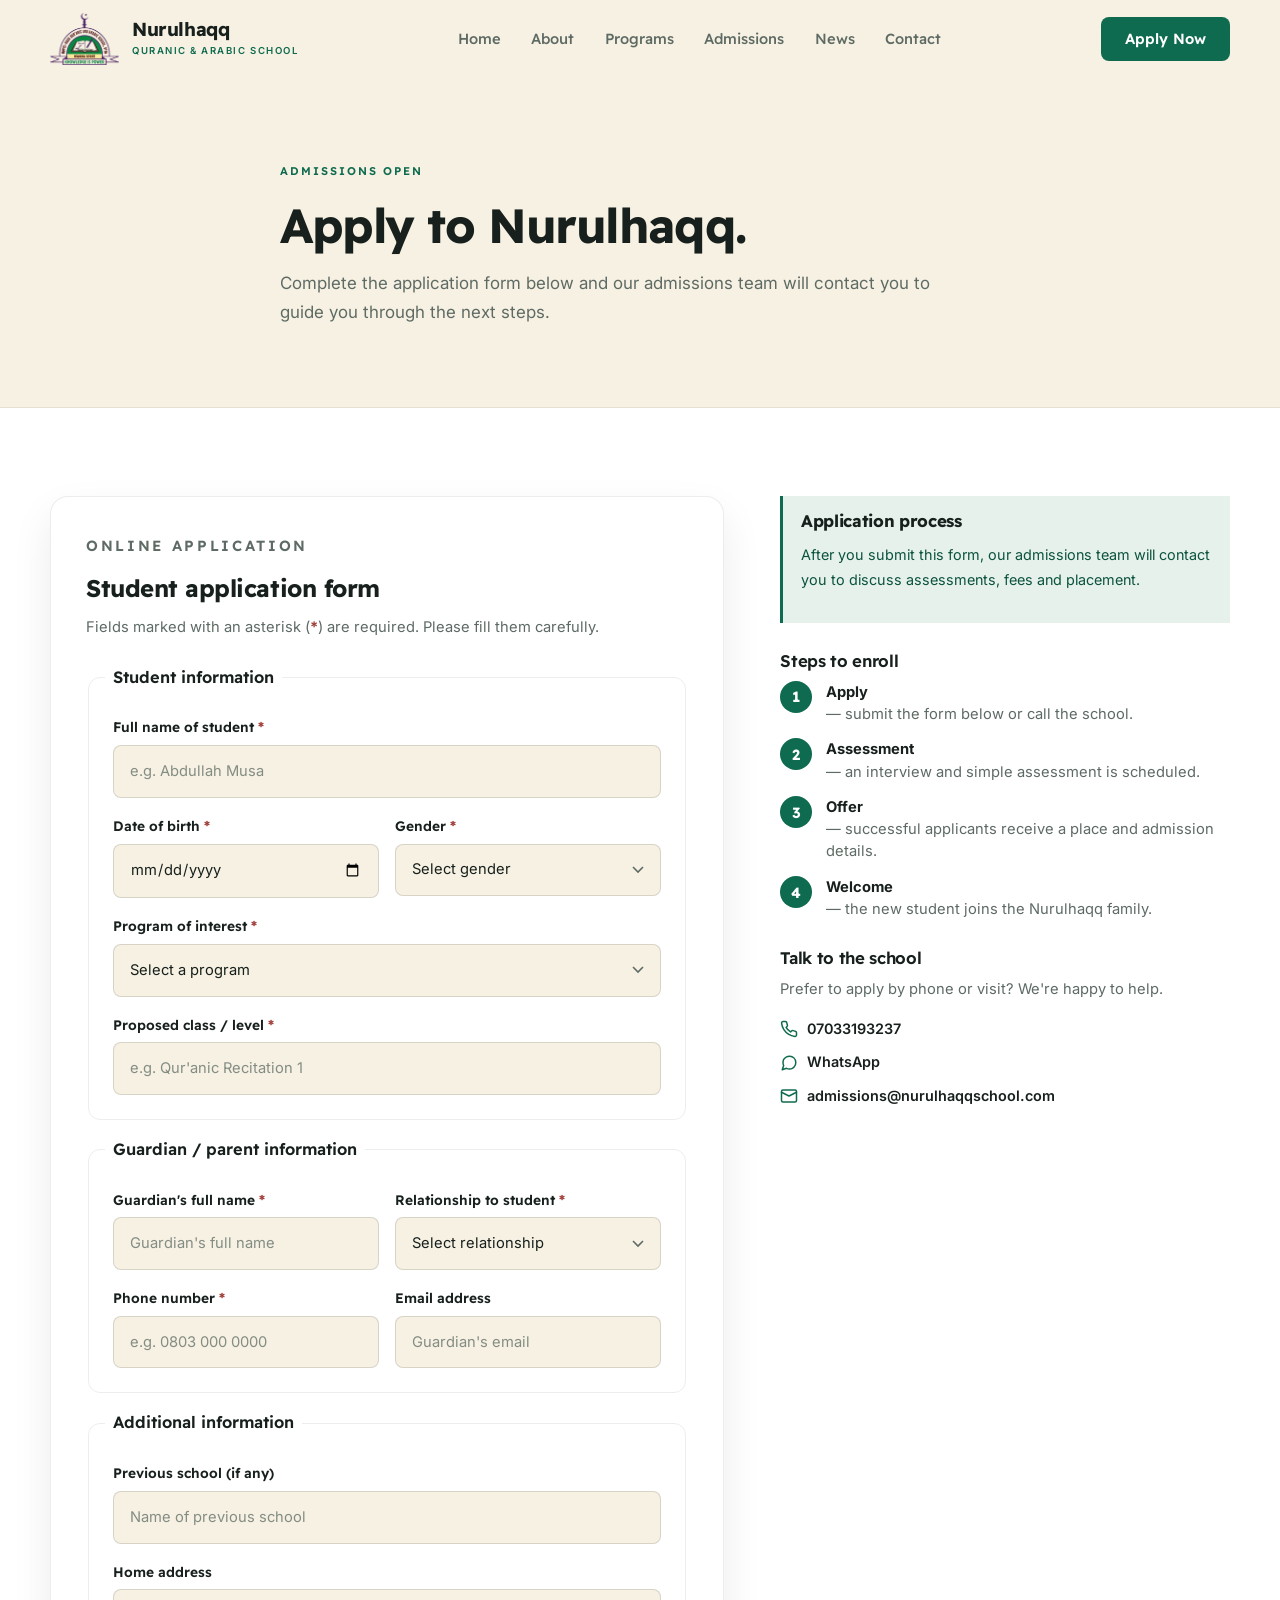
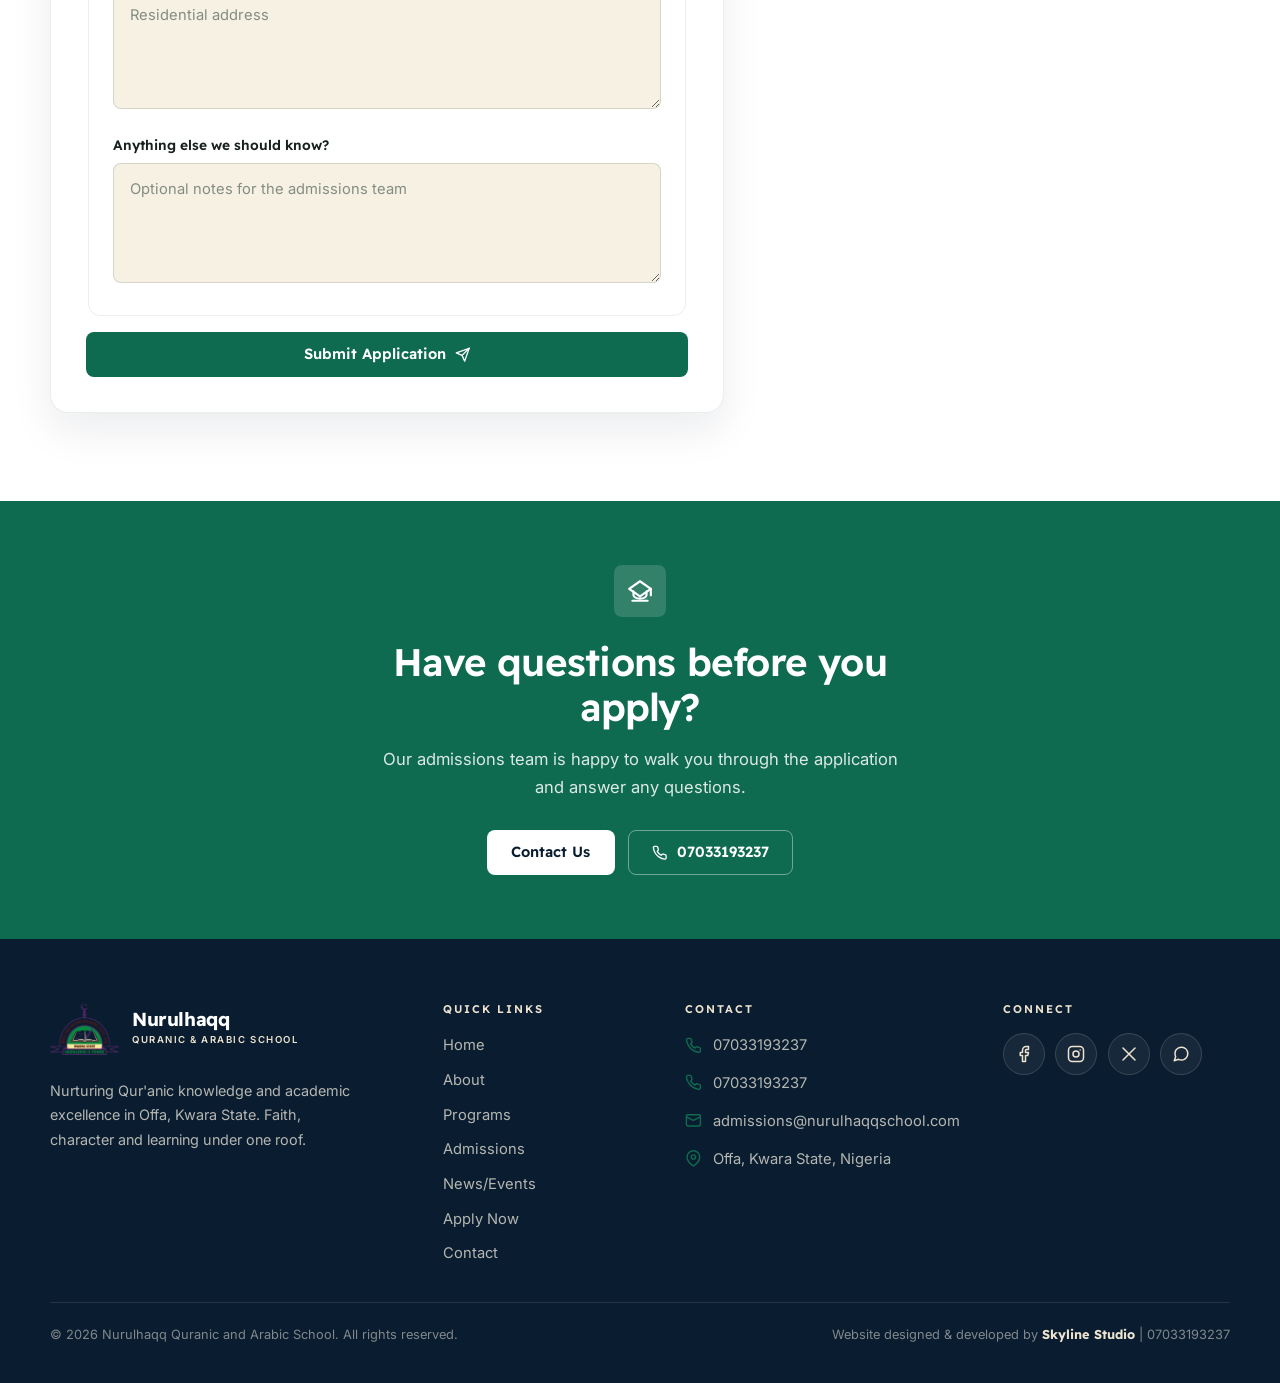
<file: apply.html>
<!DOCTYPE html>
<html lang="en">
  <head>
    <meta charset="UTF-8" />
    <meta name="viewport" content="width=device-width, initial-scale=1.0" />
    <title>Apply | Nurulhaqq Quranic and Arabic School, Offa</title>
    <meta name="description" content="Apply for admission to Nurulhaqq Quranic and Arabic School in Offa. Complete the online application form or contact the school — admissions are open." />
    <link rel="icon" type="image/png" href="images/school-logo.png" />
    <link rel="preconnect" href="https://fonts.googleapis.com" />
    <link rel="preconnect" href="https://fonts.gstatic.com" crossorigin />
    <link href="https://fonts.googleapis.com/css2?family=Readex+Pro:wght@400;500;600;700&family=Inter:wght@400;500;600&display=swap" rel="stylesheet" />
    <link rel="stylesheet" href="styles.css" />
  </head>

  <body>
    <!-- ============================================================ -->
    <!-- Inline SVG icon sprite (no external icon library)            -->
    <!-- ============================================================ -->
    <svg xmlns="http://www.w3.org/2000/svg" style="display:none" aria-hidden="true">
      <symbol id="i-arrow-right" viewBox="0 0 24 24" fill="none" stroke="currentColor" stroke-width="2" stroke-linecap="round" stroke-linejoin="round">
        <path d="M5 12h14" /><path d="m12 5 7 7-7 7" />
      </symbol>
      <symbol id="i-menu" viewBox="0 0 24 24" fill="none" stroke="currentColor" stroke-width="2" stroke-linecap="round">
        <path d="M4 7h16" /><path d="M4 12h16" /><path d="M4 17h16" />
      </symbol>
      <symbol id="i-star" viewBox="0 0 24 24" fill="none" stroke="currentColor" stroke-width="2" stroke-linecap="round" stroke-linejoin="round">
        <path d="M12 2.5l2.95 5.98 6.6.96-4.78 4.66 1.13 6.58L12 17.57l-5.9 3.1 1.13-6.57L2.45 9.45l6.6-.96L12 2.5z" />
      </symbol>
      <symbol id="i-spark" viewBox="0 0 24 24" fill="none" stroke="currentColor" stroke-width="2" stroke-linecap="round" stroke-linejoin="round">
        <circle cx="12" cy="12" r="0.6" fill="currentColor" />
        <path d="M12 2v3" /><path d="M12 19v3" /><path d="M2 12h3" /><path d="M19 12h3" /><path d="m5 5 2.1 2.1" /><path d="m16.9 16.9 2.1 2.1" /><path d="m19 5-2.1 2.1" /><path d="m7.1 16.9-2.1 2.1" />
      </symbol>
      <symbol id="i-book" viewBox="0 0 24 24" fill="none" stroke="currentColor" stroke-width="2" stroke-linecap="round" stroke-linejoin="round">
        <path d="M2 4h6a4 4 0 0 1 4 4v12a3 3 0 0 0-3-3H2V4z" /><path d="M22 4h-6a4 4 0 0 0-4 4v12a3 3 0 0 1 3-3h7V4z" />
      </symbol>
      <symbol id="i-grad" viewBox="0 0 24 24" fill="none" stroke="currentColor" stroke-width="2" stroke-linecap="round" stroke-linejoin="round">
        <path d="M22 10 12 5 2 10l10 5 10-5z" /><path d="M6 12v5c0 1.66 2.69 3 6 3s6-1.34 6-3v-5" /><path d="M22 10v5" />
      </symbol>
      <symbol id="i-heart" viewBox="0 0 24 24" fill="none" stroke="currentColor" stroke-width="2" stroke-linecap="round" stroke-linejoin="round">
        <path d="M20.84 4.61a5.5 5.5 0 0 0-7.78 0L12 5.67l-1.06-1.06a5.5 5.5 0 0 0-7.78 7.78l1.06 1.06L12 21.23l7.78-7.78 1.06-1.06a5.5 5.5 0 0 0 0-7.78z" />
      </symbol>
      <symbol id="i-check" viewBox="0 0 24 24" fill="none" stroke="currentColor" stroke-width="3" stroke-linecap="round" stroke-linejoin="round">
        <path d="M20 6 9 17l-5-5" />
      </symbol>
      <symbol id="i-phone" viewBox="0 0 24 24" fill="none" stroke="currentColor" stroke-width="2" stroke-linecap="round" stroke-linejoin="round">
        <path d="M22 16.92v3a2 2 0 0 1-2.18 2 19.79 19.79 0 0 1-8.63-3.07 19.5 19.5 0 0 1-6-6A19.79 19.79 0 0 1 2.12 4.18 2 2 0 0 1 4.11 2h3a2 2 0 0 1 2 1.72c.13.96.36 1.9.7 2.81a2 2 0 0 1-.45 2.11L8.09 9.91a16 16 0 0 0 6 6l1.27-1.27a2 2 0 0 1 2.11-.45c.91.34 1.85.57 2.81.7A2 2 0 0 1 22 16.92z" />
      </symbol>
      <symbol id="i-mail" viewBox="0 0 24 24" fill="none" stroke="currentColor" stroke-width="2" stroke-linecap="round" stroke-linejoin="round">
        <rect x="2" y="4" width="20" height="16" rx="2" /><path d="m22 7-10 5L2 7" />
      </symbol>
      <symbol id="i-pin" viewBox="0 0 24 24" fill="none" stroke="currentColor" stroke-width="2" stroke-linecap="round" stroke-linejoin="round">
        <path d="M21 10c0 7-9 13-9 13s-9-6-9-13a9 9 0 0 1 18 0z" /><circle cx="12" cy="10" r="3" />
      </symbol>
      <symbol id="i-clock" viewBox="0 0 24 24" fill="none" stroke="currentColor" stroke-width="2" stroke-linecap="round" stroke-linejoin="round">
        <circle cx="12" cy="12" r="10" /><path d="M12 6v6l4 2" />
      </symbol>
      <symbol id="i-cal" viewBox="0 0 24 24" fill="none" stroke="currentColor" stroke-width="2" stroke-linecap="round" stroke-linejoin="round">
        <rect x="3" y="4" width="18" height="18" rx="2" /><path d="M16 2v4" /><path d="M8 2v4" /><path d="M3 10h18" />
      </symbol>
      <symbol id="i-announce" viewBox="0 0 24 24" fill="none" stroke="currentColor" stroke-width="2" stroke-linecap="round" stroke-linejoin="round">
        <path d="m3 11 18-5v12L3 14v-3z" /><path d="M11.6 16.8a3 3 0 1 1-5.8-1.6" />
      </symbol>
      <symbol id="i-school" viewBox="0 0 24 24" fill="none" stroke="currentColor" stroke-width="2" stroke-linecap="round" stroke-linejoin="round">
        <path d="m22 10-10-7-10 7 10 7 10-7z" /><path d="M22 10v6" /><path d="M6 12.5V16c0 1.66 2.69 3 6 3s6-1.34 6-3v-3.5" /><path d="M5 21h14" />
      </symbol>
      <symbol id="i-send" viewBox="0 0 24 24" fill="none" stroke="currentColor" stroke-width="2" stroke-linecap="round" stroke-linejoin="round">
        <path d="M22 2 11 13" /><path d="M22 2 15 22l-4-9-9-4 20-7z" />
      </symbol>
      <symbol id="i-user" viewBox="0 0 24 24" fill="none" stroke="currentColor" stroke-width="2" stroke-linecap="round" stroke-linejoin="round">
        <path d="M20 21v-2a4 4 0 0 0-4-4H8a4 4 0 0 0-4 4v2" /><circle cx="12" cy="7" r="4" />
      </symbol>
      <symbol id="i-whats" viewBox="0 0 24 24" fill="none" stroke="currentColor" stroke-width="2" stroke-linecap="round" stroke-linejoin="round">
        <path d="M21 11.5a8.38 8.38 0 0 1-.9 3.8 8.5 8.5 0 0 1-7.6 4.7 8.38 8.38 0 0 1-3.8-.9L3 21l1.9-5.7a8.38 8.38 0 0 1-.9-3.8 8.5 8.5 0 0 1 4.7-7.6 8.38 8.38 0 0 1 3.8-.9h.5a8.48 8.48 0 0 1 8 8v.5z" />
      </symbol>
      <symbol id="i-facebook" viewBox="0 0 24 24" fill="none" stroke="currentColor" stroke-width="2" stroke-linecap="round" stroke-linejoin="round">
        <path d="M18 2h-3a5 5 0 0 0-5 5v3H7v4h3v8h4v-8h3l1-4h-4V7a1 1 0 0 1 1-1h3V2z" />
      </symbol>
      <symbol id="i-instagram" viewBox="0 0 24 24" fill="none" stroke="currentColor" stroke-width="2" stroke-linecap="round" stroke-linejoin="round">
        <rect x="2" y="2" width="20" height="20" rx="5" /><circle cx="12" cy="12" r="4" /><path d="M17.5 6.5v.01" />
      </symbol>
      <symbol id="i-twitter" viewBox="0 0 24 24" fill="none" stroke="currentColor" stroke-width="2" stroke-linecap="round">
        <path d="M4 4l16 16" /><path d="M20 4 4 20" />
      </symbol>
    </svg>

    <!-- ============================================================ -->
    <!-- Header / navigation                                          -->
    <!-- ============================================================ -->
    <header class="site-header" id="site-header">
      <div class="container nav-wrap">
        <a href="index.html" class="brand" aria-label="Nurulhaqq home">
          <img src="images/school-logo.png" alt="Nurulhaqq Quranic and Arabic School crest" />
          <span>
            <span class="brand-name">Nurulhaqq</span>
            <span class="brand-tag">Quranic &amp; Arabic School</span>
          </span>
        </a>

        <nav class="main-nav" id="main-nav" aria-label="Main navigation">
          <a href="index.html">Home</a>
          <a href="about.html">About</a>
          <a href="programs.html">Programs</a>
          <a href="admissions.html">Admissions</a>
          <a href="news.html">News</a>
          <a href="contact.html">Contact</a>
          <a href="apply.html" class="btn btn--primary nav-mobile-cta">Apply Now</a>
        </nav>

        <a href="apply.html" class="btn btn--primary nav-cta">Apply Now</a>

        <button class="nav-toggle" id="nav-toggle" aria-label="Toggle menu" aria-expanded="false">
          <svg><use href="#i-menu" /></svg>
        </button>
      </div>
    </header>

    <main>
      <!-- ============================================================ -->
      <!-- Page hero                                                   -->
      <!-- ============================================================ -->
      <section class="page-hero">
        <div class="container page-hero__inner">
          <p class="eyebrow">Admissions open</p>
          <h1>Apply to Nurulhaqq.</h1>
          <p>
            Complete the application form below and our admissions team will contact you to guide
            you through the next steps.
          </p>
        </div>
      </section>

      <!-- ============================================================ -->
      <!-- Application form                                            -->
      <!-- ============================================================ -->
      <section class="page-section section">
        <div class="container apply-layout">
          <div class="form-panel" data-reveal>
            <p class="eyebrow">Online application</p>
            <h2>Student application form</h2>
            <p>
              Fields marked with an asterisk (<span class="req">*</span>) are required. Please fill
              them carefully.
            </p>

            <form class="form" id="apply-form" novalidate>
              <fieldset class="form-block">
                <legend>Student information</legend>

                <div class="form-group">
                  <label for="student-name">Full name of student <span class="req">*</span></label>
                  <input type="text" id="student-name" name="student_name" placeholder="e.g. Abdullah Musa" class="field" required />
                </div>

                <div class="form-row">
                  <div class="form-group">
                    <label for="dob">Date of birth <span class="req">*</span></label>
                    <input type="date" id="dob" name="dob" class="field" required />
                  </div>
                  <div class="form-group">
                    <label for="gender">Gender <span class="req">*</span></label>
                    <select id="gender" name="gender" class="field" required>
                      <option value="" disabled selected>Select gender</option>
                      <option value="male">Male</option>
                      <option value="female">Female</option>
                    </select>
                  </div>
                </div>

                <div class="form-group">
                  <label for="program">Program of interest <span class="req">*</span></label>
                  <select id="program" name="program" class="field" required>
                    <option value="" disabled selected>Select a program</option>
                    <option value="quranic">Qur'anic Studies (Hifdh)</option>
                    <option value="arabic">Arabic Language</option>
                    <option value="islamic">Islamic Studies</option>
                    <option value="academic">Academic Education</option>
                    <option value="character">Character Development</option>
                  </select>
                </div>

                <div class="form-group">
                  <label for="class">Proposed class / level <span class="req">*</span></label>
                  <input type="text" id="class" name="class" placeholder="e.g. Qur'anic Recitation 1" class="field" required />
                </div>
              </fieldset>

              <fieldset class="form-block">
                <legend>Guardian / parent information</legend>

                <div class="form-row">
                  <div class="form-group">
                    <label for="guardian-name">Guardian's full name <span class="req">*</span></label>
                    <input type="text" id="guardian-name" name="guardian_name" placeholder="Guardian's full name" class="field" required />
                  </div>
                  <div class="form-group">
                    <label for="guardian-relation">Relationship to student <span class="req">*</span></label>
                    <select id="guardian-relation" name="guardian_relation" class="field" required>
                      <option value="" disabled selected>Select relationship</option>
                      <option value="father">Father</option>
                      <option value="mother">Mother</option>
                      <option value="guardian">Guardian</option>
                      <option value="other">Other</option>
                    </select>
                  </div>
                </div>

                <div class="form-row">
                  <div class="form-group">
                    <label for="guardian-phone">Phone number <span class="req">*</span></label>
                    <input type="tel" id="guardian-phone" name="guardian_phone" placeholder="e.g. 0803 000 0000" class="field" required />
                  </div>
                  <div class="form-group">
                    <label for="guardian-email">Email address</label>
                    <input type="email" id="guardian-email" name="guardian_email" placeholder="Guardian's email" class="field" />
                  </div>
                </div>
              </fieldset>

              <fieldset class="form-block">
                <legend>Additional information</legend>

                <div class="form-group">
                  <label for="prev-school">Previous school (if any)</label>
                  <input type="text" id="prev-school" name="prev_school" placeholder="Name of previous school" class="field" />
                </div>

                <div class="form-group">
                  <label for="address">Home address</label>
                  <textarea id="address" name="address" class="field" placeholder="Residential address"></textarea>
                </div>

                <div class="form-group">
                  <label for="extra-info">Anything else we should know?</label>
                  <textarea id="extra-info" name="extra_info" class="field" placeholder="Optional notes for the admissions team"></textarea>
                </div>
              </fieldset>

              <button class="btn btn--primary" type="submit">
                Submit Application
                <svg><use href="#i-send" /></svg>
              </button>

              <p class="form-status" id="apply-status" aria-live="polite"></p>
            </form>
          </div>

          <aside class="apply-side" data-reveal>
            <div class="notice">
              <h3>Application process</h3>
              <p>
                After you submit this form, our admissions team will contact you to discuss
                assessments, fees and placement.
              </p>
            </div>

            <div class="apply-side__group">
              <h3>Steps to enroll</h3>
              <ol class="apply-steps">
                <li>
                  <span class="apply-steps__num">1</span>
                  <p><strong>Apply</strong> — submit the form below or call the school.</p>
                </li>
                <li>
                  <span class="apply-steps__num">2</span>
                  <p><strong>Assessment</strong> — an interview and simple assessment is scheduled.</p>
                </li>
                <li>
                  <span class="apply-steps__num">3</span>
                  <p><strong>Offer</strong> — successful applicants receive a place and admission details.</p>
                </li>
                <li>
                  <span class="apply-steps__num">4</span>
                  <p><strong>Welcome</strong> — the new student joins the Nurulhaqq family.</p>
                </li>
              </ol>
            </div>

            <div class="apply-side__group">
              <h3>Talk to the school</h3>
              <p>
                Prefer to apply by phone or visit? We're happy to help.
              </p>
              <div class="apply-side__links">
                <a href="tel:+2347033193237"><svg><use href="#i-phone" /></svg>07033193237</a>
                <a href="https://wa.me/2347033193237" target="_blank" rel="noopener"><svg><use href="#i-whats" /></svg>WhatsApp</a>
                <a href="mailto:admissions@nurulhaqqschool.com"><svg><use href="#i-mail" /></svg>admissions@nurulhaqqschool.com</a>
              </div>
            </div>
          </aside>
        </div>
      </section>

      <!-- ============================================================ -->
      <!-- CTA                                                          -->
      <!-- ============================================================ -->
      <section class="cta section--tight">
        <div class="container cta__inner" data-reveal>
          <div class="cta__icon"><svg><use href="#i-school" /></svg></div>
          <h2>Have questions before you apply?</h2>
          <p>Our admissions team is happy to walk you through the application and answer any questions.</p>
          <div class="cta__actions">
            <a href="contact.html" class="btn btn--light">Contact Us</a>
            <a href="tel:+2347033193237" class="btn btn--ghost-light"><svg><use href="#i-phone" /></svg>07033193237</a>
          </div>
        </div>
      </section>
    </main>

    <!-- ============================================================ -->
    <!-- Footer                                                       -->
    <!-- ============================================================ -->
    <footer class="footer">
      <div class="container footer__grid">
        <div>
          <a href="index.html" class="brand" aria-label="Nurulhaqq home">
            <img src="images/school-logo.png" alt="Nurulhaqq Quranic and Arabic School crest" />
            <span>
              <span class="brand-name">Nurulhaqq</span>
              <span class="brand-tag">Quranic &amp; Arabic School</span>
            </span>
          </a>
          <p class="footer__desc">
            Nurturing Qur'anic knowledge and academic excellence in Offa, Kwara State.
            Faith, character and learning under one roof.
          </p>
        </div>

        <div>
          <h3 class="footer__title">Quick Links</h3>
          <div class="footer__links">
            <a href="index.html">Home</a>
            <a href="about.html">About</a>
            <a href="programs.html">Programs</a>
            <a href="admissions.html">Admissions</a>
            <a href="news.html">News/Events</a>
            <a href="apply.html">Apply Now</a>
            <a href="contact.html">Contact</a>
          </div>
        </div>

        <div>
          <h3 class="footer__title">Contact</h3>
          <div class="footer__contact">
            <div><svg><use href="#i-phone" /></svg><a href="tel:+2347033193237">07033193237</a></div>
            <div><svg><use href="#i-phone" /></svg><a href="tel:+2347033193237">07033193237</a></div>
            <div><svg><use href="#i-mail" /></svg><a href="mailto:admissions@nurulhaqqschool.com">admissions@nurulhaqqschool.com</a></div>
            <div><svg><use href="#i-pin" /></svg><span>Offa, Kwara State, Nigeria</span></div>
          </div>
        </div>

        <div>
          <h3 class="footer__title">Connect</h3>
          <div class="socials">
            <a href="#" aria-label="Facebook"><svg><use href="#i-facebook" /></svg></a>
            <a href="#" aria-label="Instagram"><svg><use href="#i-instagram" /></svg></a>
            <a href="#" aria-label="X (Twitter)"><svg><use href="#i-twitter" /></svg></a>
            <a href="https://wa.me/2347033193237" aria-label="WhatsApp"><svg><use href="#i-whats" /></svg></a>
          </div>
        </div>
      </div>

      <div class="container footer__bottom">
        <p>© <span id="year"></span> Nurulhaqq Quranic and Arabic School. All rights reserved.</p>
        <p>Website designed &amp; developed by <strong>Skyline Studio</strong> |
          <a href="https://wa.me/2347033193237"
             target="_blank"
             rel="noopener noreferrer"
             aria-label="Chat with Skyline Studio on WhatsApp">07033193237</a></p>
      </div>
    </footer>

    <script src="script.js"></script>
  </body>
</html>
</file>
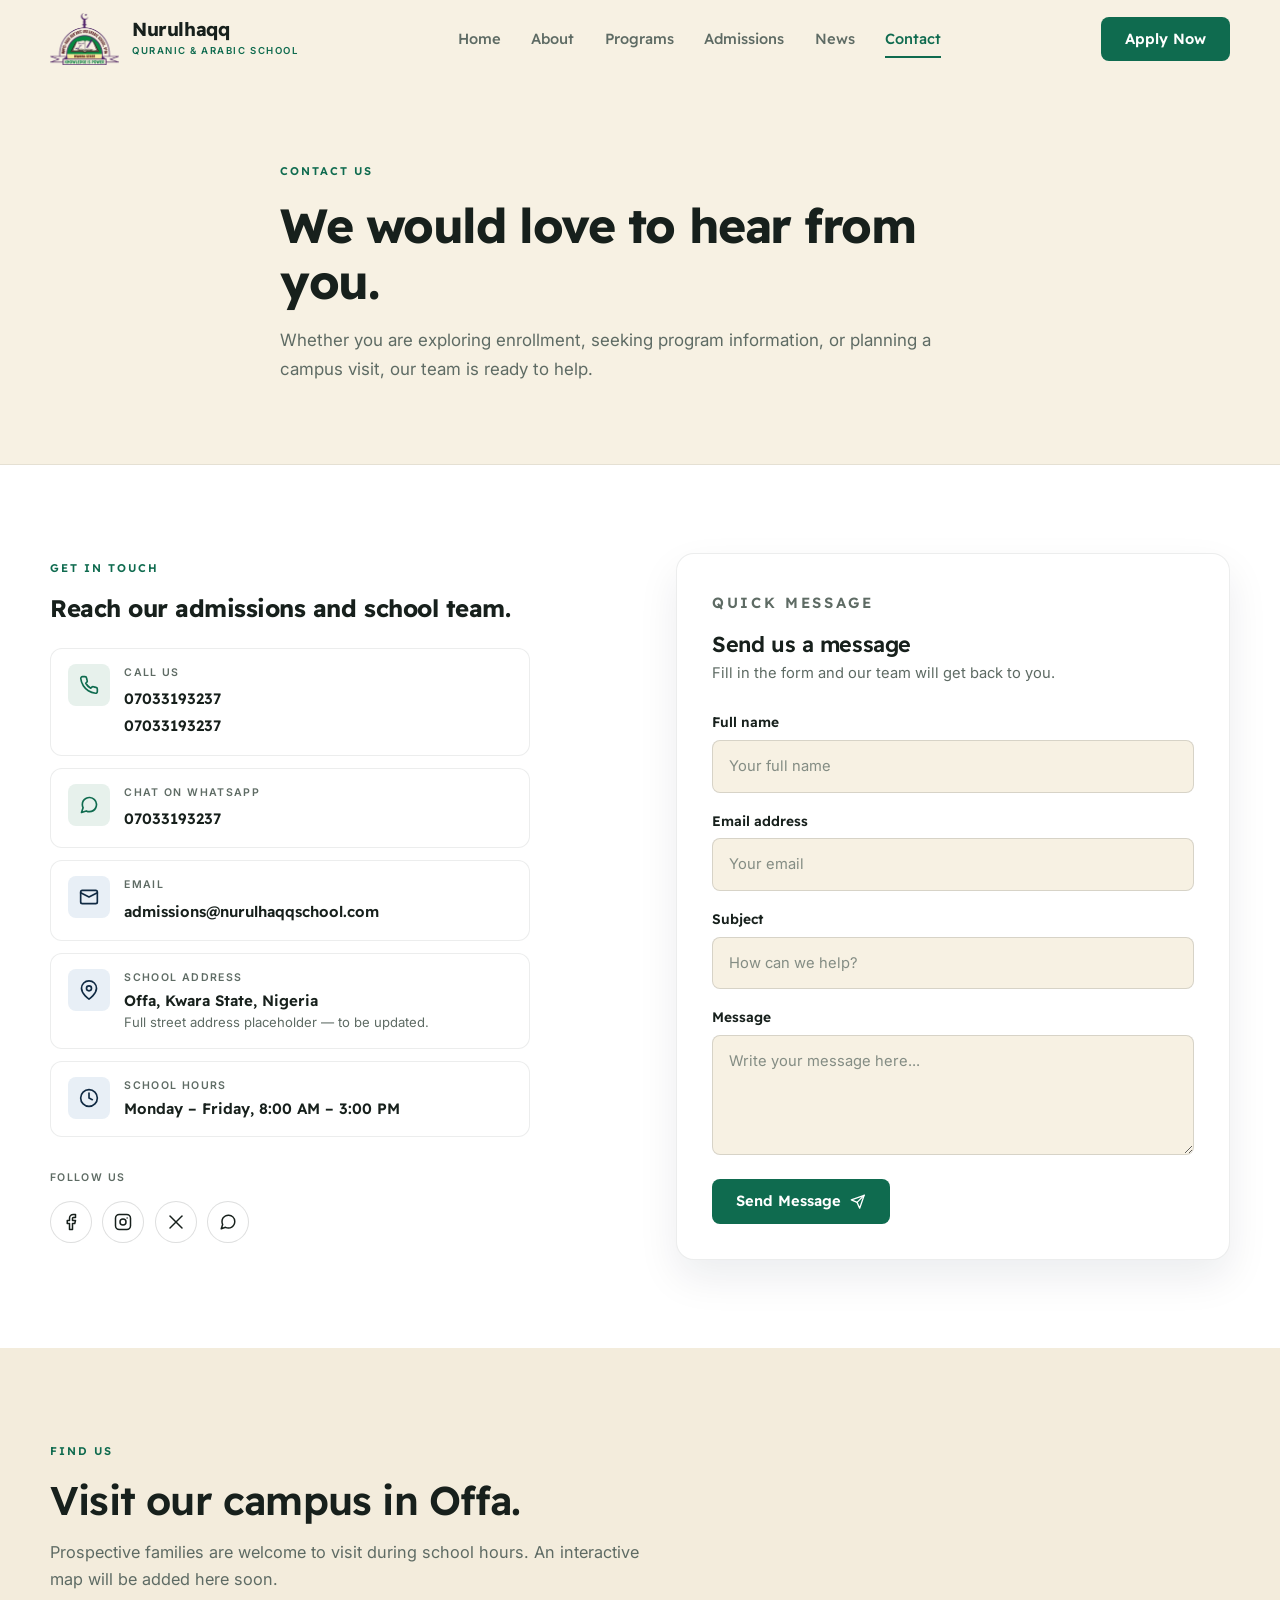
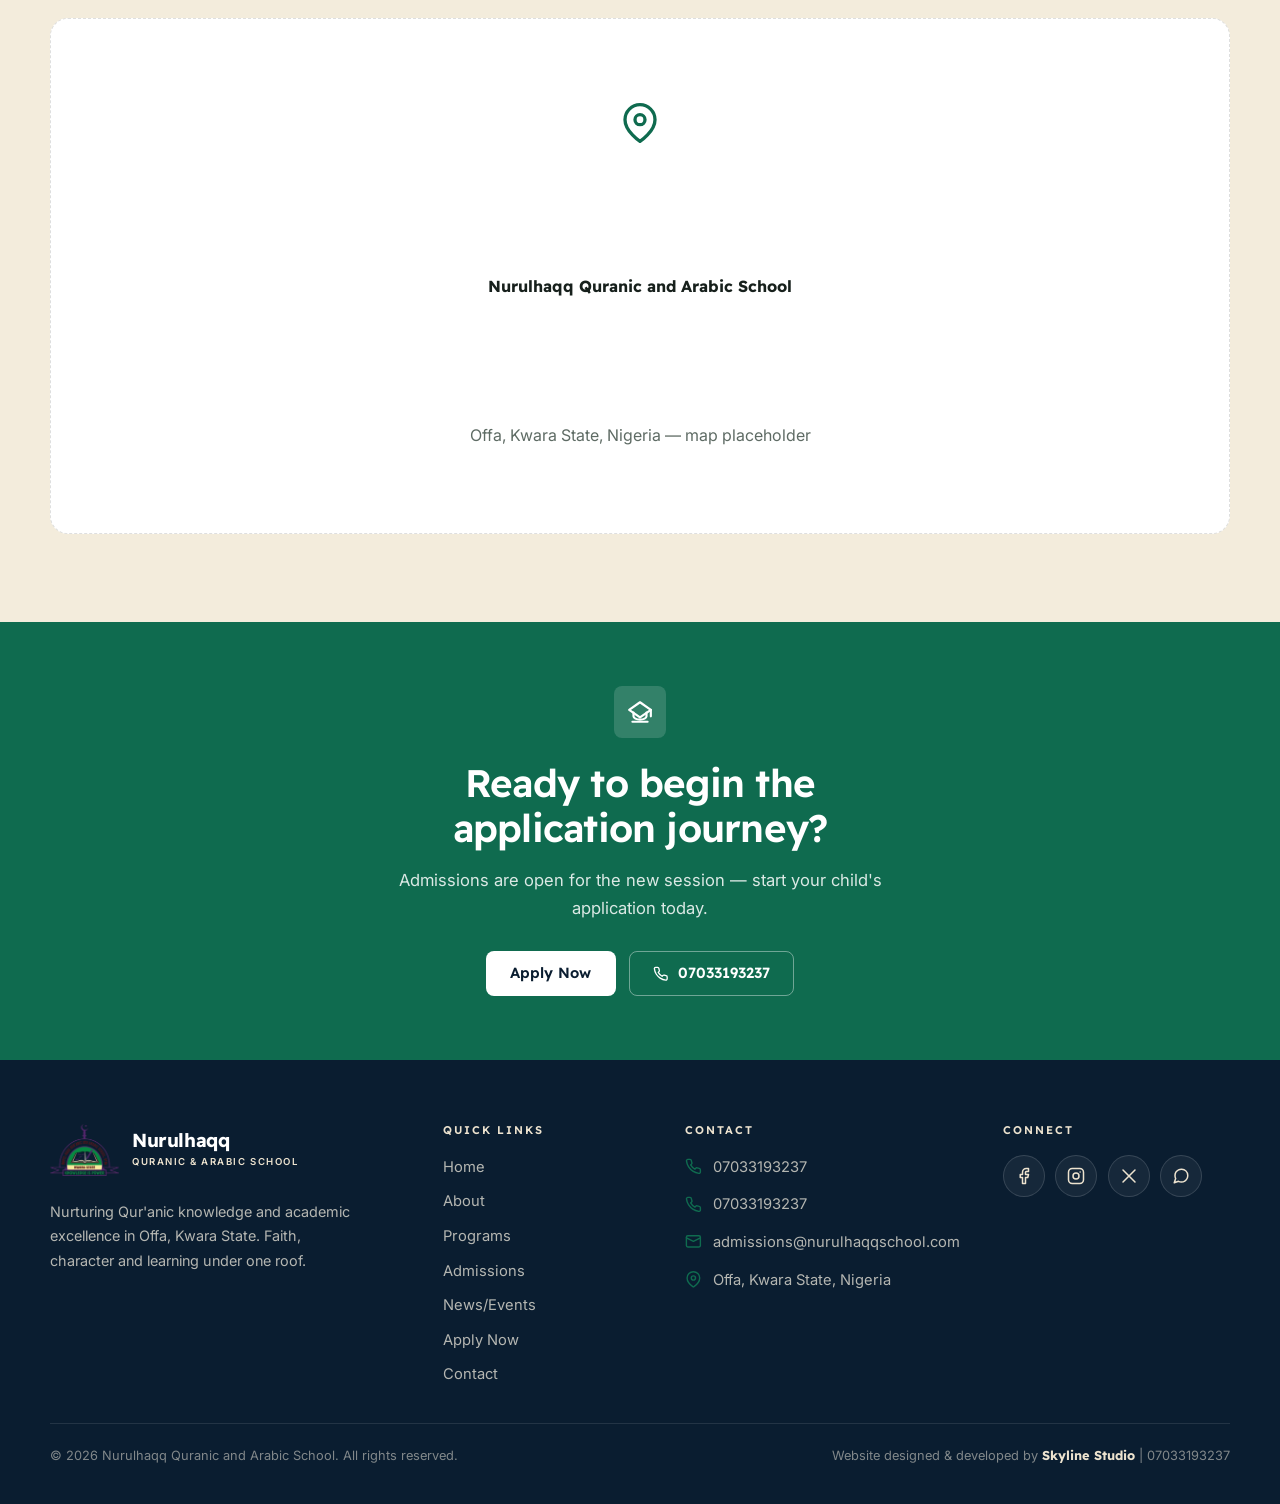
<file: contact.html>
<!DOCTYPE html>
<html lang="en">
  <head>
    <meta charset="UTF-8" />
    <meta name="viewport" content="width=device-width, initial-scale=1.0" />
    <title>Contact | Nurulhaqq Quranic and Arabic School, Offa</title>
    <meta name="description" content="Contact Nurulhaqq Quranic and Arabic School in Offa, Kwara State — by phone, WhatsApp, email or our contact form. We would love to hear from you." />
    <link rel="icon" type="image/png" href="images/school-logo.png" />
    <link rel="preconnect" href="https://fonts.googleapis.com" />
    <link rel="preconnect" href="https://fonts.gstatic.com" crossorigin />
    <link href="https://fonts.googleapis.com/css2?family=Readex+Pro:wght@400;500;600;700&family=Inter:wght@400;500;600&display=swap" rel="stylesheet" />
    <link rel="stylesheet" href="styles.css" />
  </head>

  <body>
    <!-- ============================================================ -->
    <!-- Inline SVG icon sprite (no external icon library)            -->
    <!-- ============================================================ -->
    <svg xmlns="http://www.w3.org/2000/svg" style="display:none" aria-hidden="true">
      <symbol id="i-arrow-right" viewBox="0 0 24 24" fill="none" stroke="currentColor" stroke-width="2" stroke-linecap="round" stroke-linejoin="round">
        <path d="M5 12h14" /><path d="m12 5 7 7-7 7" />
      </symbol>
      <symbol id="i-menu" viewBox="0 0 24 24" fill="none" stroke="currentColor" stroke-width="2" stroke-linecap="round">
        <path d="M4 7h16" /><path d="M4 12h16" /><path d="M4 17h16" />
      </symbol>
      <symbol id="i-star" viewBox="0 0 24 24" fill="none" stroke="currentColor" stroke-width="2" stroke-linecap="round" stroke-linejoin="round">
        <path d="M12 2.5l2.95 5.98 6.6.96-4.78 4.66 1.13 6.58L12 17.57l-5.9 3.1 1.13-6.57L2.45 9.45l6.6-.96L12 2.5z" />
      </symbol>
      <symbol id="i-spark" viewBox="0 0 24 24" fill="none" stroke="currentColor" stroke-width="2" stroke-linecap="round" stroke-linejoin="round">
        <circle cx="12" cy="12" r="0.6" fill="currentColor" />
        <path d="M12 2v3" /><path d="M12 19v3" /><path d="M2 12h3" /><path d="M19 12h3" /><path d="m5 5 2.1 2.1" /><path d="m16.9 16.9 2.1 2.1" /><path d="m19 5-2.1 2.1" /><path d="m7.1 16.9-2.1 2.1" />
      </symbol>
      <symbol id="i-book" viewBox="0 0 24 24" fill="none" stroke="currentColor" stroke-width="2" stroke-linecap="round" stroke-linejoin="round">
        <path d="M2 4h6a4 4 0 0 1 4 4v12a3 3 0 0 0-3-3H2V4z" /><path d="M22 4h-6a4 4 0 0 0-4 4v12a3 3 0 0 1 3-3h7V4z" />
      </symbol>
      <symbol id="i-globe" viewBox="0 0 24 24" fill="none" stroke="currentColor" stroke-width="2" stroke-linecap="round" stroke-linejoin="round">
        <circle cx="12" cy="12" r="10" /><path d="M2 12h20" /><path d="M12 2a15.3 15.3 0 0 1 4 10 15.3 15.3 0 0 1-4 10 15.3 15.3 0 0 1-4-10 15.3 15.3 0 0 1 4-10z" />
      </symbol>
      <symbol id="i-grad" viewBox="0 0 24 24" fill="none" stroke="currentColor" stroke-width="2" stroke-linecap="round" stroke-linejoin="round">
        <path d="M22 10 12 5 2 10l10 5 10-5z" /><path d="M6 12v5c0 1.66 2.69 3 6 3s6-1.34 6-3v-5" /><path d="M22 10v5" />
      </symbol>
      <symbol id="i-heart" viewBox="0 0 24 24" fill="none" stroke="currentColor" stroke-width="2" stroke-linecap="round" stroke-linejoin="round">
        <path d="M20.84 4.61a5.5 5.5 0 0 0-7.78 0L12 5.67l-1.06-1.06a5.5 5.5 0 0 0-7.78 7.78l1.06 1.06L12 21.23l7.78-7.78 1.06-1.06a5.5 5.5 0 0 0 0-7.78z" />
      </symbol>
      <symbol id="i-check" viewBox="0 0 24 24" fill="none" stroke="currentColor" stroke-width="3" stroke-linecap="round" stroke-linejoin="round">
        <path d="M20 6 9 17l-5-5" />
      </symbol>
      <symbol id="i-phone" viewBox="0 0 24 24" fill="none" stroke="currentColor" stroke-width="2" stroke-linecap="round" stroke-linejoin="round">
        <path d="M22 16.92v3a2 2 0 0 1-2.18 2 19.79 19.79 0 0 1-8.63-3.07 19.5 19.5 0 0 1-6-6A19.79 19.79 0 0 1 2.12 4.18 2 2 0 0 1 4.11 2h3a2 2 0 0 1 2 1.72c.13.96.36 1.9.7 2.81a2 2 0 0 1-.45 2.11L8.09 9.91a16 16 0 0 0 6 6l1.27-1.27a2 2 0 0 1 2.11-.45c.91.34 1.85.57 2.81.7A2 2 0 0 1 22 16.92z" />
      </symbol>
      <symbol id="i-mail" viewBox="0 0 24 24" fill="none" stroke="currentColor" stroke-width="2" stroke-linecap="round" stroke-linejoin="round">
        <rect x="2" y="4" width="20" height="16" rx="2" /><path d="m22 7-10 5L2 7" />
      </symbol>
      <symbol id="i-pin" viewBox="0 0 24 24" fill="none" stroke="currentColor" stroke-width="2" stroke-linecap="round" stroke-linejoin="round">
        <path d="M21 10c0 7-9 13-9 13s-9-6-9-13a9 9 0 0 1 18 0z" /><circle cx="12" cy="10" r="3" />
      </symbol>
      <symbol id="i-clock" viewBox="0 0 24 24" fill="none" stroke="currentColor" stroke-width="2" stroke-linecap="round" stroke-linejoin="round">
        <circle cx="12" cy="12" r="10" /><path d="M12 6v6l4 2" />
      </symbol>
      <symbol id="i-cal" viewBox="0 0 24 24" fill="none" stroke="currentColor" stroke-width="2" stroke-linecap="round" stroke-linejoin="round">
        <rect x="3" y="4" width="18" height="18" rx="2" /><path d="M16 2v4" /><path d="M8 2v4" /><path d="M3 10h18" />
      </symbol>
      <symbol id="i-announce" viewBox="0 0 24 24" fill="none" stroke="currentColor" stroke-width="2" stroke-linecap="round" stroke-linejoin="round">
        <path d="m3 11 18-5v12L3 14v-3z" /><path d="M11.6 16.8a3 3 0 1 1-5.8-1.6" />
      </symbol>
      <symbol id="i-school" viewBox="0 0 24 24" fill="none" stroke="currentColor" stroke-width="2" stroke-linecap="round" stroke-linejoin="round">
        <path d="m22 10-10-7-10 7 10 7 10-7z" /><path d="M22 10v6" /><path d="M6 12.5V16c0 1.66 2.69 3 6 3s6-1.34 6-3v-3.5" /><path d="M5 21h14" />
      </symbol>
      <symbol id="i-send" viewBox="0 0 24 24" fill="none" stroke="currentColor" stroke-width="2" stroke-linecap="round" stroke-linejoin="round">
        <path d="M22 2 11 13" /><path d="M22 2 15 22l-4-9-9-4 20-7z" />
      </symbol>
      <symbol id="i-user" viewBox="0 0 24 24" fill="none" stroke="currentColor" stroke-width="2" stroke-linecap="round" stroke-linejoin="round">
        <path d="M20 21v-2a4 4 0 0 0-4-4H8a4 4 0 0 0-4 4v2" /><circle cx="12" cy="7" r="4" />
      </symbol>
      <symbol id="i-whats" viewBox="0 0 24 24" fill="none" stroke="currentColor" stroke-width="2" stroke-linecap="round" stroke-linejoin="round">
        <path d="M21 11.5a8.38 8.38 0 0 1-.9 3.8 8.5 8.5 0 0 1-7.6 4.7 8.38 8.38 0 0 1-3.8-.9L3 21l1.9-5.7a8.38 8.38 0 0 1-.9-3.8 8.5 8.5 0 0 1 4.7-7.6 8.38 8.38 0 0 1 3.8-.9h.5a8.48 8.48 0 0 1 8 8v.5z" />
      </symbol>
      <symbol id="i-facebook" viewBox="0 0 24 24" fill="none" stroke="currentColor" stroke-width="2" stroke-linecap="round" stroke-linejoin="round">
        <path d="M18 2h-3a5 5 0 0 0-5 5v3H7v4h3v8h4v-8h3l1-4h-4V7a1 1 0 0 1 1-1h3V2z" />
      </symbol>
      <symbol id="i-instagram" viewBox="0 0 24 24" fill="none" stroke="currentColor" stroke-width="2" stroke-linecap="round" stroke-linejoin="round">
        <rect x="2" y="2" width="20" height="20" rx="5" /><circle cx="12" cy="12" r="4" /><path d="M17.5 6.5v.01" />
      </symbol>
      <symbol id="i-twitter" viewBox="0 0 24 24" fill="none" stroke="currentColor" stroke-width="2" stroke-linecap="round">
        <path d="M4 4l16 16" /><path d="M20 4 4 20" />
      </symbol>
    </svg>

    <!-- ============================================================ -->
    <!-- Header / navigation                                          -->
    <!-- ============================================================ -->
    <header class="site-header" id="site-header">
      <div class="container nav-wrap">
        <a href="index.html" class="brand" aria-label="Nurulhaqq home">
          <img src="images/school-logo.png" alt="Nurulhaqq Quranic and Arabic School crest" />
          <span>
            <span class="brand-name">Nurulhaqq</span>
            <span class="brand-tag">Quranic &amp; Arabic School</span>
          </span>
        </a>

        <nav class="main-nav" id="main-nav" aria-label="Main navigation">
          <a href="index.html">Home</a>
          <a href="about.html">About</a>
          <a href="programs.html">Programs</a>
          <a href="admissions.html">Admissions</a>
          <a href="news.html">News</a>
          <a href="contact.html" class="is-active" aria-current="page">Contact</a>
          <a href="apply.html" class="btn btn--primary nav-mobile-cta">Apply Now</a>
        </nav>

        <a href="apply.html" class="btn btn--primary nav-cta">Apply Now</a>

        <button class="nav-toggle" id="nav-toggle" aria-label="Toggle menu" aria-expanded="false">
          <svg><use href="#i-menu" /></svg>
        </button>
      </div>
    </header>

    <main>
      <!-- ============================================================ -->
      <!-- Page hero                                                   -->
      <!-- ============================================================ -->
      <section class="page-hero">
        <div class="container page-hero__inner">
          <p class="eyebrow">Contact us</p>
          <h1>We would love to hear from you.</h1>
          <p>
            Whether you are exploring enrollment, seeking program information, or planning a campus
            visit, our team is ready to help.
          </p>
        </div>
      </section>

      <!-- ============================================================ -->
      <!-- Contact details + form                                      -->
      <!-- ============================================================ -->
      <section class="page-section section">
        <div class="container contact__grid">
          <div class="contact__copy" data-reveal>
            <p class="eyebrow">Get in touch</p>
            <h2>Reach our admissions and school team.</h2>

            <div class="contact__list">
              <div class="contact-row">
                <span class="contact-row__icon contact-row__icon--green"><svg><use href="#i-phone" /></svg></span>
                <div>
                  <small>Call us</small>
                  <a href="tel:+2347033193237">07033193237</a><br />
                  <a href="tel:+2347033193237">07033193237</a>
                </div>
              </div>
              <div class="contact-row">
                <span class="contact-row__icon contact-row__icon--green"><svg><use href="#i-whats" /></svg></span>
                <div>
                  <small>Chat on WhatsApp</small>
                  <a href="https://wa.me/2347033193237" target="_blank" rel="noopener">07033193237</a>
                </div>
              </div>
              <div class="contact-row">
                <span class="contact-row__icon contact-row__icon--navy"><svg><use href="#i-mail" /></svg></span>
                <div>
                  <small>Email</small>
                  <a href="mailto:admissions@nurulhaqqschool.com">admissions@nurulhaqqschool.com</a>
                </div>
              </div>
              <div class="contact-row">
                <span class="contact-row__icon contact-row__icon--navy"><svg><use href="#i-pin" /></svg></span>
                <div>
                  <small>School address</small>
                  <p>Offa, Kwara State, Nigeria</p>
                  <p class="note">Full street address placeholder — to be updated.</p>
                </div>
              </div>
              <div class="contact-row">
                <span class="contact-row__icon contact-row__icon--navy"><svg><use href="#i-clock" /></svg></span>
                <div>
                  <small>School hours</small>
                  <p>Monday – Friday, 8:00 AM – 3:00 PM</p>
                </div>
              </div>
            </div>

            <div class="contact__social">
              <span>Follow us</span>
              <div class="socials">
                <a href="#" aria-label="Facebook"><svg><use href="#i-facebook" /></svg></a>
                <a href="#" aria-label="Instagram"><svg><use href="#i-instagram" /></svg></a>
                <a href="#" aria-label="X (Twitter)"><svg><use href="#i-twitter" /></svg></a>
                <a href="https://wa.me/2347033193237" aria-label="WhatsApp"><svg><use href="#i-whats" /></svg></a>
              </div>
            </div>
          </div>

          <div class="form-panel" data-reveal>
            <p class="eyebrow">Quick message</p>
            <h3>Send us a message</h3>
            <p>Fill in the form and our team will get back to you.</p>

            <form class="form" id="contact-form" novalidate>
              <div class="form-group">
                <label for="name">Full name</label>
                <input type="text" id="name" name="name" placeholder="Your full name" class="field" required />
              </div>
              <div class="form-group">
                <label for="email">Email address</label>
                <input type="email" id="email" name="email" placeholder="Your email" class="field" required />
              </div>
              <div class="form-group">
                <label for="subject">Subject</label>
                <input type="text" id="subject" name="subject" placeholder="How can we help?" class="field" />
              </div>
              <div class="form-group">
                <label for="message">Message</label>
                <textarea id="message" name="message" class="field" placeholder="Write your message here..." required></textarea>
              </div>
              <div>
                <button class="btn btn--primary" type="submit">
                  Send Message
                  <svg><use href="#i-send" /></svg>
                </button>
                <p class="form-note" id="form-note" aria-live="polite" hidden>
                  Thank you! This is a demo form — please contact the school by phone for enquiries.
                </p>
              </div>
            </form>
          </div>
        </div>
      </section>

      <!-- ============================================================ -->
      <!-- Location / map placeholder                                   -->
      <!-- ============================================================ -->
      <section class="page-section page-section--tint section" data-reveal>
        <div class="container">
          <div class="section-head" data-reveal>
            <p class="eyebrow">Find us</p>
            <h2>Visit our campus in Offa.</h2>
            <p>
              Prospective families are welcome to visit during school hours. An interactive map
              will be added here soon.
            </p>
          </div>

          <div class="map-box" data-reveal>
            <svg><use href="#i-pin" /></svg>
            <strong>Nurulhaqq Quranic and Arabic School</strong>
            <span>Offa, Kwara State, Nigeria — map placeholder</span>
          </div>
        </div>
      </section>

      <!-- ============================================================ -->
      <!-- CTA                                                          -->
      <!-- ============================================================ -->
      <section class="cta section--tight">
        <div class="container cta__inner" data-reveal>
          <div class="cta__icon"><svg><use href="#i-school" /></svg></div>
          <h2>Ready to begin the application journey?</h2>
          <p>Admissions are open for the new session — start your child's application today.</p>
          <div class="cta__actions">
            <a href="apply.html" class="btn btn--light">Apply Now</a>
            <a href="tel:+2347033193237" class="btn btn--ghost-light"><svg><use href="#i-phone" /></svg>07033193237</a>
          </div>
        </div>
      </section>
    </main>

    <!-- ============================================================ -->
    <!-- Footer                                                       -->
    <!-- ============================================================ -->
    <footer class="footer">
      <div class="container footer__grid">
        <div>
          <a href="index.html" class="brand" aria-label="Nurulhaqq home">
            <img src="images/school-logo.png" alt="Nurulhaqq Quranic and Arabic School crest" />
            <span>
              <span class="brand-name">Nurulhaqq</span>
              <span class="brand-tag">Quranic &amp; Arabic School</span>
            </span>
          </a>
          <p class="footer__desc">
            Nurturing Qur'anic knowledge and academic excellence in Offa, Kwara State.
            Faith, character and learning under one roof.
          </p>
        </div>

        <div>
          <h3 class="footer__title">Quick Links</h3>
          <div class="footer__links">
            <a href="index.html">Home</a>
            <a href="about.html">About</a>
            <a href="programs.html">Programs</a>
            <a href="admissions.html">Admissions</a>
            <a href="news.html">News/Events</a>
            <a href="apply.html">Apply Now</a>
            <a href="contact.html">Contact</a>
          </div>
        </div>

        <div>
          <h3 class="footer__title">Contact</h3>
          <div class="footer__contact">
            <div><svg><use href="#i-phone" /></svg><a href="tel:+2347033193237">07033193237</a></div>
            <div><svg><use href="#i-phone" /></svg><a href="tel:+2347033193237">07033193237</a></div>
            <div><svg><use href="#i-mail" /></svg><a href="mailto:admissions@nurulhaqqschool.com">admissions@nurulhaqqschool.com</a></div>
            <div><svg><use href="#i-pin" /></svg><span>Offa, Kwara State, Nigeria</span></div>
          </div>
        </div>

        <div>
          <h3 class="footer__title">Connect</h3>
          <div class="socials">
            <a href="#" aria-label="Facebook"><svg><use href="#i-facebook" /></svg></a>
            <a href="#" aria-label="Instagram"><svg><use href="#i-instagram" /></svg></a>
            <a href="#" aria-label="X (Twitter)"><svg><use href="#i-twitter" /></svg></a>
            <a href="https://wa.me/2347033193237" aria-label="WhatsApp"><svg><use href="#i-whats" /></svg></a>
          </div>
        </div>
      </div>

      <div class="container footer__bottom">
        <p>© <span id="year"></span> Nurulhaqq Quranic and Arabic School. All rights reserved.</p>
        <p>Website designed &amp; developed by <strong>Skyline Studio</strong> |
          <a href="https://wa.me/2347033193237"
             target="_blank"
             rel="noopener noreferrer"
             aria-label="Chat with Skyline Studio on WhatsApp">07033193237</a></p>
      </div>
    </footer>

    <script src="script.js"></script>
  </body>
</html>
</file>
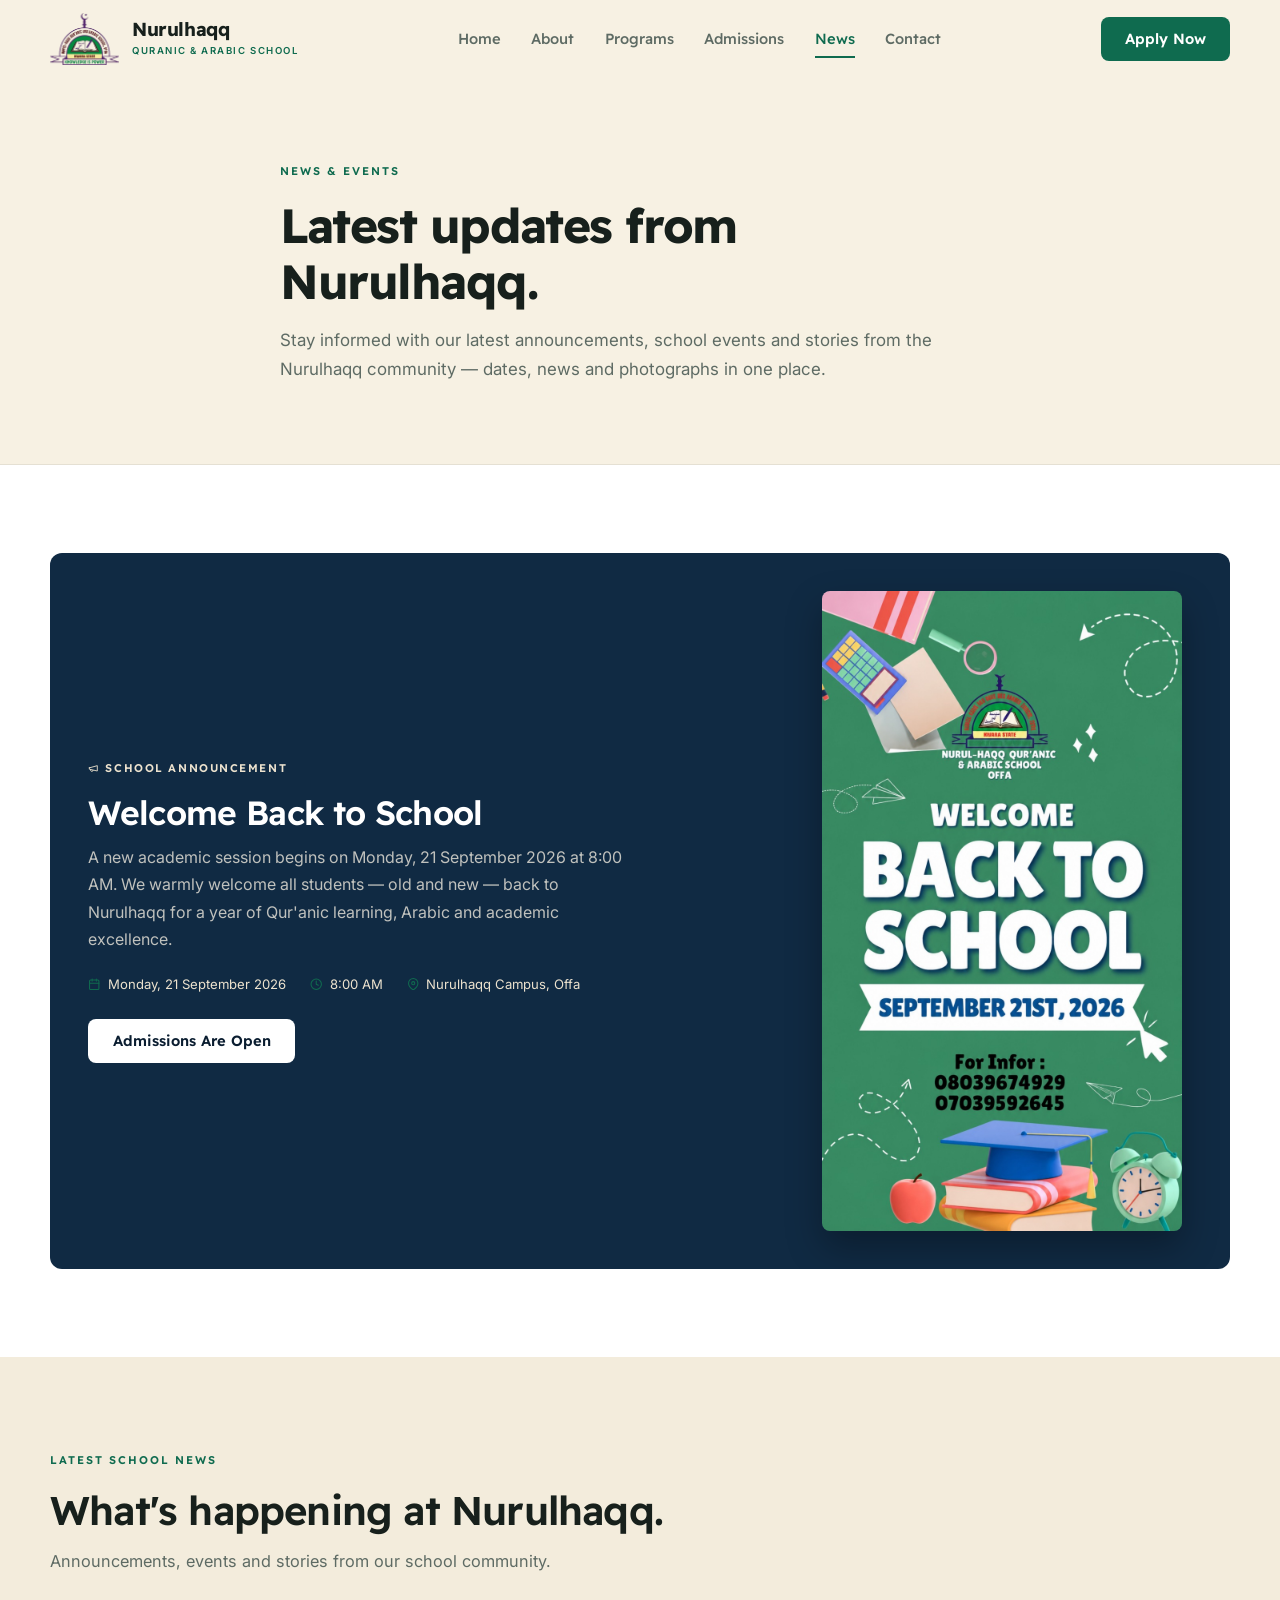
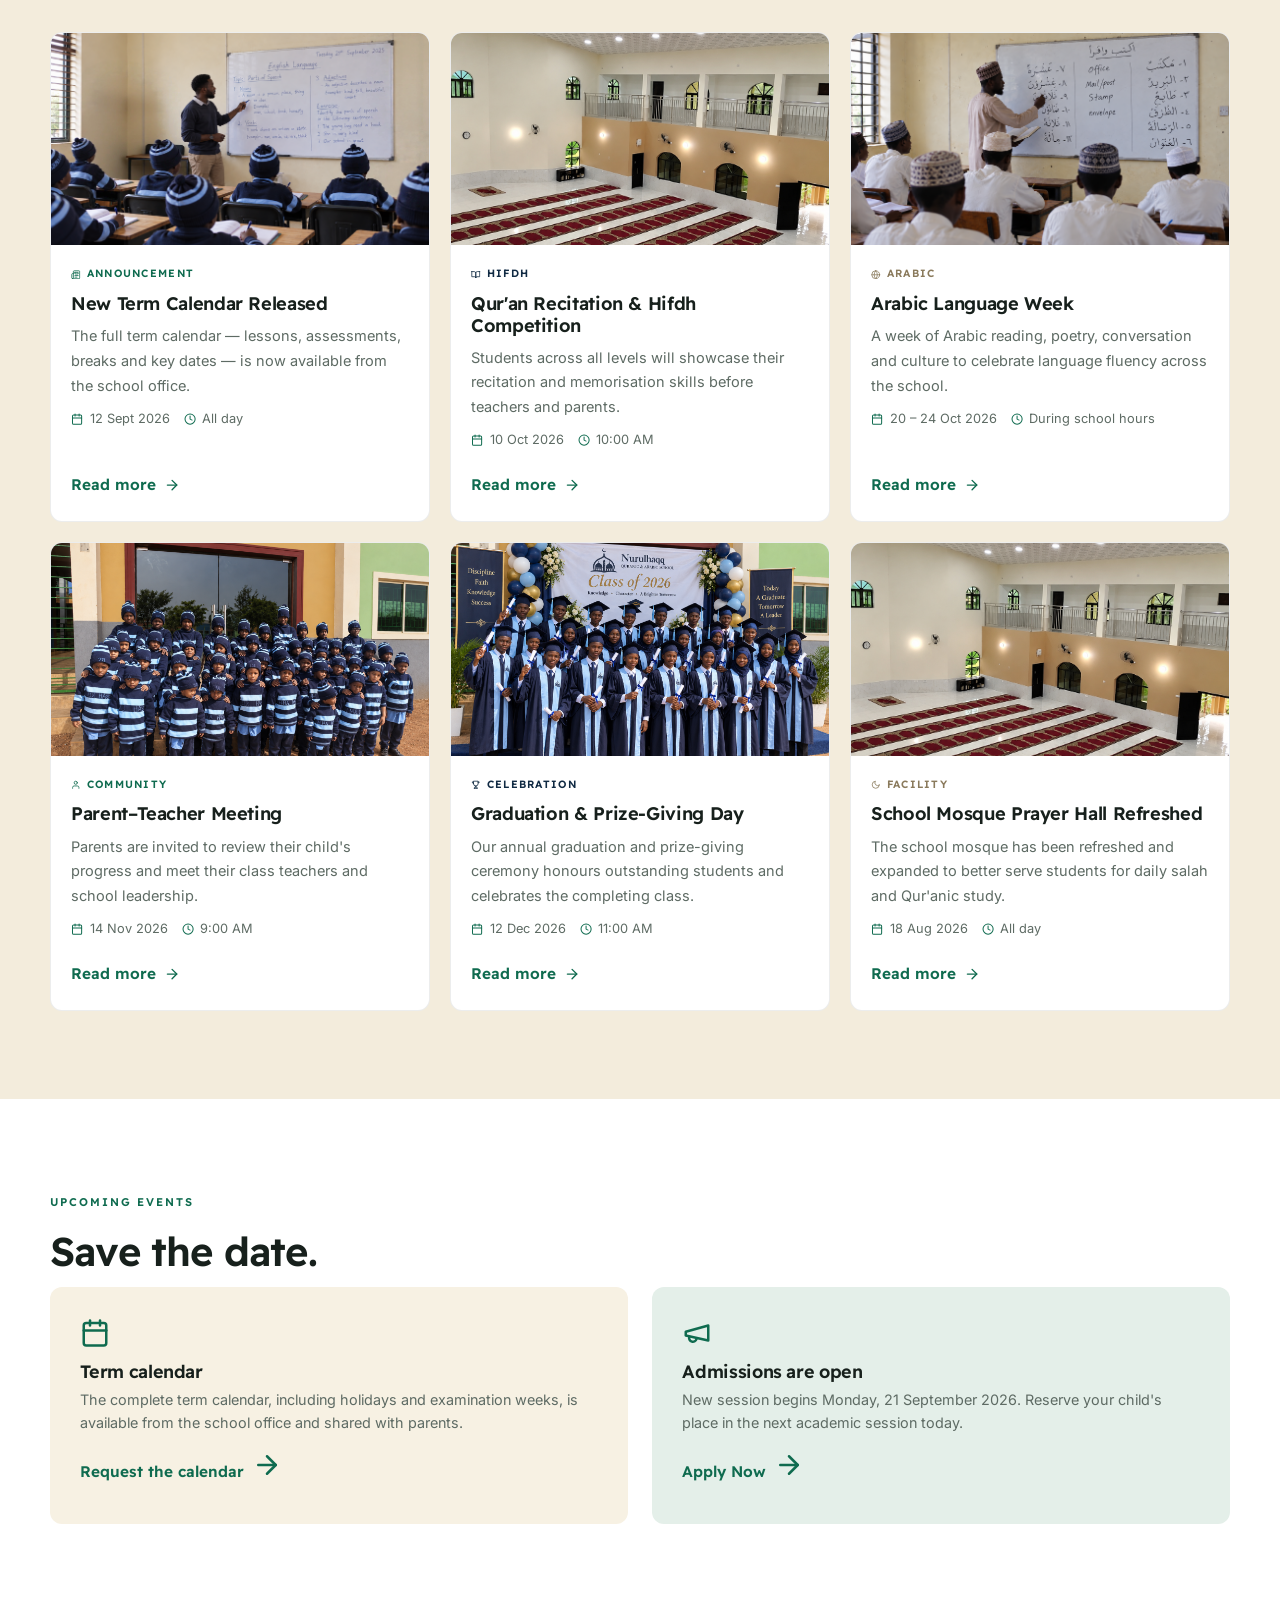
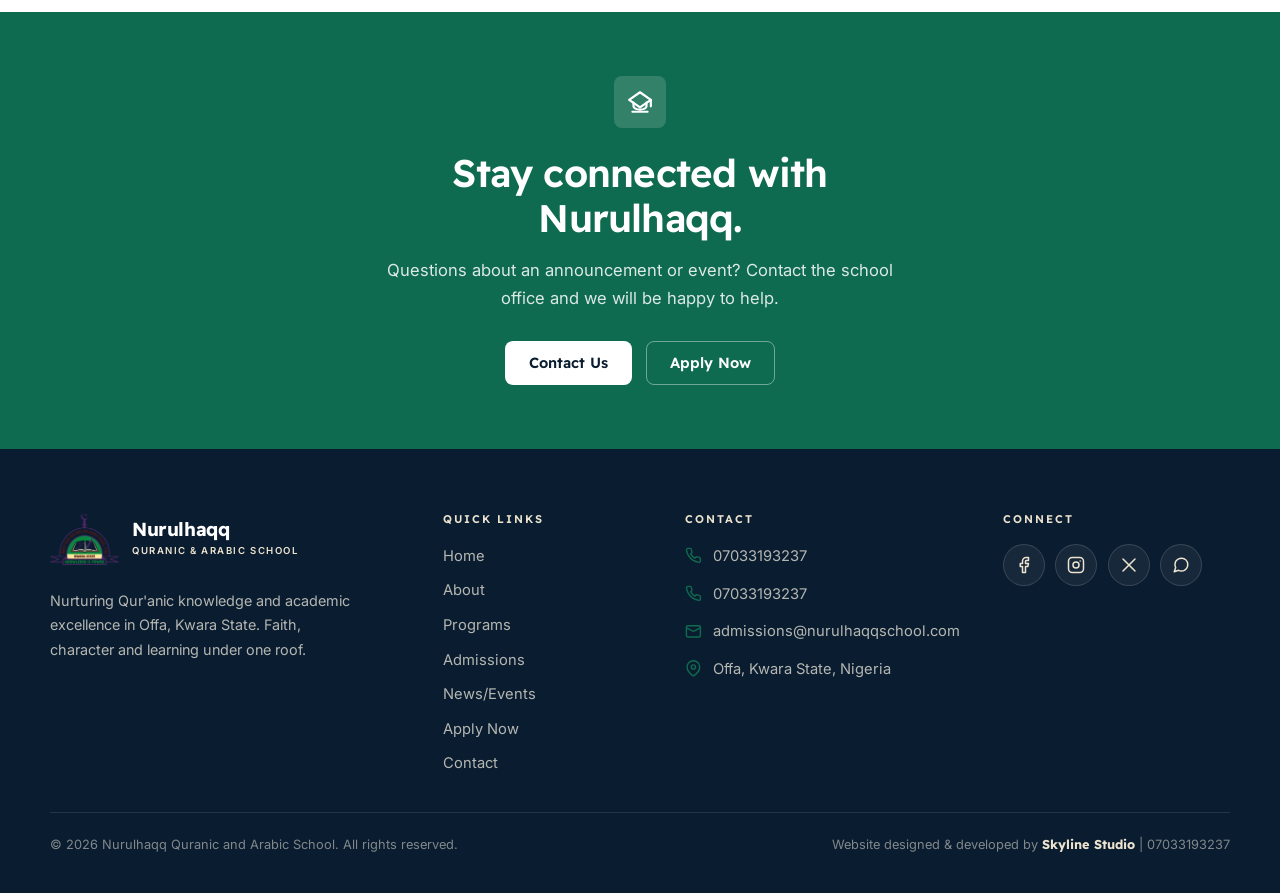
<file: news.html>
<!DOCTYPE html>
<html lang="en">
  <head>
    <meta charset="UTF-8" />
    <meta name="viewport" content="width=device-width, initial-scale=1.0" />
    <title>News &amp; Events | Nurulhaqq Quranic and Arabic School, Offa</title>
    <meta name="description" content="Latest news, announcements and events from Nurulhaqq Quranic and Arabic School, Offa — including the welcome back to school announcement." />
    <link rel="icon" type="image/png" href="images/school-logo.png" />
    <link rel="preconnect" href="https://fonts.googleapis.com" />
    <link rel="preconnect" href="https://fonts.gstatic.com" crossorigin />
    <link href="https://fonts.googleapis.com/css2?family=Readex+Pro:wght@400;500;600;700&family=Inter:wght@400;500;600&display=swap" rel="stylesheet" />
    <link rel="stylesheet" href="styles.css" />
  </head>

  <body>
    <!-- ============================================================ -->
    <!-- Inline SVG icon sprite (no external icon library)            -->
    <!-- ============================================================ -->
    <svg xmlns="http://www.w3.org/2000/svg" style="display:none" aria-hidden="true">
      <symbol id="i-arrow-right" viewBox="0 0 24 24" fill="none" stroke="currentColor" stroke-width="2" stroke-linecap="round" stroke-linejoin="round">
        <path d="M5 12h14" /><path d="m12 5 7 7-7 7" />
      </symbol>
      <symbol id="i-menu" viewBox="0 0 24 24" fill="none" stroke="currentColor" stroke-width="2" stroke-linecap="round">
        <path d="M4 7h16" /><path d="M4 12h16" /><path d="M4 17h16" />
      </symbol>
      <symbol id="i-star" viewBox="0 0 24 24" fill="none" stroke="currentColor" stroke-width="2" stroke-linecap="round" stroke-linejoin="round">
        <path d="M12 2.5l2.95 5.98 6.6.96-4.78 4.66 1.13 6.58L12 17.57l-5.9 3.1 1.13-6.57L2.45 9.45l6.6-.96L12 2.5z" />
      </symbol>
      <symbol id="i-spark" viewBox="0 0 24 24" fill="none" stroke="currentColor" stroke-width="2" stroke-linecap="round" stroke-linejoin="round">
        <circle cx="12" cy="12" r="0.6" fill="currentColor" />
        <path d="M12 2v3" /><path d="M12 19v3" /><path d="M2 12h3" /><path d="M19 12h3" /><path d="m5 5 2.1 2.1" /><path d="m16.9 16.9 2.1 2.1" /><path d="m19 5-2.1 2.1" /><path d="m7.1 16.9-2.1 2.1" />
      </symbol>
      <symbol id="i-book" viewBox="0 0 24 24" fill="none" stroke="currentColor" stroke-width="2" stroke-linecap="round" stroke-linejoin="round">
        <path d="M2 4h6a4 4 0 0 1 4 4v12a3 3 0 0 0-3-3H2V4z" /><path d="M22 4h-6a4 4 0 0 0-4 4v12a3 3 0 0 1 3-3h7V4z" />
      </symbol>
      <symbol id="i-globe" viewBox="0 0 24 24" fill="none" stroke="currentColor" stroke-width="2" stroke-linecap="round" stroke-linejoin="round">
        <circle cx="12" cy="12" r="10" /><path d="M2 12h20" /><path d="M12 2a15.3 15.3 0 0 1 4 10 15.3 15.3 0 0 1-4 10 15.3 15.3 0 0 1-4-10 15.3 15.3 0 0 1 4-10z" />
      </symbol>
      <symbol id="i-grad" viewBox="0 0 24 24" fill="none" stroke="currentColor" stroke-width="2" stroke-linecap="round" stroke-linejoin="round">
        <path d="M22 10 12 5 2 10l10 5 10-5z" /><path d="M6 12v5c0 1.66 2.69 3 6 3s6-1.34 6-3v-5" /><path d="M22 10v5" />
      </symbol>
      <symbol id="i-moon" viewBox="0 0 24 24" fill="none" stroke="currentColor" stroke-width="2" stroke-linecap="round" stroke-linejoin="round">
        <path d="M21 12.8A9 9 0 1 1 11.2 3 7 7 0 0 0 21 12.8z" />
      </symbol>
      <symbol id="i-heart" viewBox="0 0 24 24" fill="none" stroke="currentColor" stroke-width="2" stroke-linecap="round" stroke-linejoin="round">
        <path d="M20.84 4.61a5.5 5.5 0 0 0-7.78 0L12 5.67l-1.06-1.06a5.5 5.5 0 0 0-7.78 7.78l1.06 1.06L12 21.23l7.78-7.78 1.06-1.06a5.5 5.5 0 0 0 0-7.78z" />
      </symbol>
      <symbol id="i-check" viewBox="0 0 24 24" fill="none" stroke="currentColor" stroke-width="3" stroke-linecap="round" stroke-linejoin="round">
        <path d="M20 6 9 17l-5-5" />
      </symbol>
      <symbol id="i-phone" viewBox="0 0 24 24" fill="none" stroke="currentColor" stroke-width="2" stroke-linecap="round" stroke-linejoin="round">
        <path d="M22 16.92v3a2 2 0 0 1-2.18 2 19.79 19.79 0 0 1-8.63-3.07 19.5 19.5 0 0 1-6-6A19.79 19.79 0 0 1 2.12 4.18 2 2 0 0 1 4.11 2h3a2 2 0 0 1 2 1.72c.13.96.36 1.9.7 2.81a2 2 0 0 1-.45 2.11L8.09 9.91a16 16 0 0 0 6 6l1.27-1.27a2 2 0 0 1 2.11-.45c.91.34 1.85.57 2.81.7A2 2 0 0 1 22 16.92z" />
      </symbol>
      <symbol id="i-mail" viewBox="0 0 24 24" fill="none" stroke="currentColor" stroke-width="2" stroke-linecap="round" stroke-linejoin="round">
        <rect x="2" y="4" width="20" height="16" rx="2" /><path d="m22 7-10 5L2 7" />
      </symbol>
      <symbol id="i-pin" viewBox="0 0 24 24" fill="none" stroke="currentColor" stroke-width="2" stroke-linecap="round" stroke-linejoin="round">
        <path d="M21 10c0 7-9 13-9 13s-9-6-9-13a9 9 0 0 1 18 0z" /><circle cx="12" cy="10" r="3" />
      </symbol>
      <symbol id="i-clock" viewBox="0 0 24 24" fill="none" stroke="currentColor" stroke-width="2" stroke-linecap="round" stroke-linejoin="round">
        <circle cx="12" cy="12" r="10" /><path d="M12 6v6l4 2" />
      </symbol>
      <symbol id="i-cal" viewBox="0 0 24 24" fill="none" stroke="currentColor" stroke-width="2" stroke-linecap="round" stroke-linejoin="round">
        <rect x="3" y="4" width="18" height="18" rx="2" /><path d="M16 2v4" /><path d="M8 2v4" /><path d="M3 10h18" />
      </symbol>
      <symbol id="i-announce" viewBox="0 0 24 24" fill="none" stroke="currentColor" stroke-width="2" stroke-linecap="round" stroke-linejoin="round">
        <path d="m3 11 18-5v12L3 14v-3z" /><path d="M11.6 16.8a3 3 0 1 1-5.8-1.6" />
      </symbol>
      <symbol id="i-paper" viewBox="0 0 24 24" fill="none" stroke="currentColor" stroke-width="2" stroke-linecap="round" stroke-linejoin="round">
        <path d="M4 22h16a2 2 0 0 0 2-2V4a2 2 0 0 0-2-2H8a2 2 0 0 0-2 2v16a2 2 0 0 1-2 2zm0 0a2 2 0 0 1-2-2v-9c0-1.1.9-2 2-2h2" /><path d="M18 14h-8" /><path d="M15 18h-5" /><path d="M10 6h8v4h-8V6z" />
      </symbol>
      <symbol id="i-trophy" viewBox="0 0 24 24" fill="none" stroke="currentColor" stroke-width="2" stroke-linecap="round" stroke-linejoin="round">
        <path d="M6 9a6 6 0 0 0 12 0V3H6v6z" /><path d="M6 5H3a2 2 0 0 0 2 2h1" /><path d="M18 5h3a2 2 0 0 1-2 2h-1" /><path d="M12 15v4" /><path d="M8 21h8" /><path d="M9 21v-2a2 2 0 0 1 2-2h2a2 2 0 0 1 2 2v2" />
      </symbol>
      <symbol id="i-school" viewBox="0 0 24 24" fill="none" stroke="currentColor" stroke-width="2" stroke-linecap="round" stroke-linejoin="round">
        <path d="m22 10-10-7-10 7 10 7 10-7z" /><path d="M22 10v6" /><path d="M6 12.5V16c0 1.66 2.69 3 6 3s6-1.34 6-3v-3.5" /><path d="M5 21h14" />
      </symbol>
      <symbol id="i-send" viewBox="0 0 24 24" fill="none" stroke="currentColor" stroke-width="2" stroke-linecap="round" stroke-linejoin="round">
        <path d="M22 2 11 13" /><path d="M22 2 15 22l-4-9-9-4 20-7z" />
      </symbol>
      <symbol id="i-user" viewBox="0 0 24 24" fill="none" stroke="currentColor" stroke-width="2" stroke-linecap="round" stroke-linejoin="round">
        <path d="M20 21v-2a4 4 0 0 0-4-4H8a4 4 0 0 0-4 4v2" /><circle cx="12" cy="7" r="4" />
      </symbol>
      <symbol id="i-camera" viewBox="0 0 24 24" fill="none" stroke="currentColor" stroke-width="2" stroke-linecap="round" stroke-linejoin="round">
        <path d="M14 4l2 2h4a2 2 0 0 1 2 2v10a2 2 0 0 1-2 2H4a2 2 0 0 1-2-2V8a2 2 0 0 1 2-2h4l2-2h4z" /><circle cx="12" cy="13" r="3" />
      </symbol>
      <symbol id="i-x" viewBox="0 0 24 24" fill="none" stroke="currentColor" stroke-width="2" stroke-linecap="round" stroke-linejoin="round">
        <path d="M18 6 6 18" /><path d="m6 6 12 12" />
      </symbol>
      <symbol id="i-facebook" viewBox="0 0 24 24" fill="none" stroke="currentColor" stroke-width="2" stroke-linecap="round" stroke-linejoin="round">
        <path d="M18 2h-3a5 5 0 0 0-5 5v3H7v4h3v8h4v-8h3l1-4h-4V7a1 1 0 0 1 1-1h3V2z" />
      </symbol>
      <symbol id="i-instagram" viewBox="0 0 24 24" fill="none" stroke="currentColor" stroke-width="2" stroke-linecap="round" stroke-linejoin="round">
        <rect x="2" y="2" width="20" height="20" rx="5" /><circle cx="12" cy="12" r="4" /><path d="M17.5 6.5v.01" />
      </symbol>
      <symbol id="i-twitter" viewBox="0 0 24 24" fill="none" stroke="currentColor" stroke-width="2" stroke-linecap="round">
        <path d="M4 4l16 16" /><path d="M20 4 4 20" />
      </symbol>
      <symbol id="i-whats" viewBox="0 0 24 24" fill="none" stroke="currentColor" stroke-width="2" stroke-linecap="round" stroke-linejoin="round">
        <path d="M21 11.5a8.38 8.38 0 0 1-.9 3.8 8.5 8.5 0 0 1-7.6 4.7 8.38 8.38 0 0 1-3.8-.9L3 21l1.9-5.7a8.38 8.38 0 0 1-.9-3.8 8.5 8.5 0 0 1 4.7-7.6 8.38 8.38 0 0 1 3.8-.9h.5a8.48 8.48 0 0 1 8 8v.5z" />
      </symbol>
    </svg>

    <!-- ============================================================ -->
    <!-- Header / navigation                                          -->
    <!-- ============================================================ -->
    <header class="site-header" id="site-header">
      <div class="container nav-wrap">
        <a href="index.html" class="brand" aria-label="Nurulhaqq home">
          <img src="images/school-logo.png" alt="Nurulhaqq Quranic and Arabic School crest" />
          <span>
            <span class="brand-name">Nurulhaqq</span>
            <span class="brand-tag">Quranic &amp; Arabic School</span>
          </span>
        </a>

        <nav class="main-nav" id="main-nav" aria-label="Main navigation">
          <a href="index.html">Home</a>
          <a href="about.html">About</a>
          <a href="programs.html">Programs</a>
          <a href="admissions.html">Admissions</a>
          <a href="news.html" class="is-active" aria-current="page">News</a>
          <a href="contact.html">Contact</a>
          <a href="apply.html" class="btn btn--primary nav-mobile-cta">Apply Now</a>
        </nav>

        <a href="apply.html" class="btn btn--primary nav-cta">Apply Now</a>

        <button class="nav-toggle" id="nav-toggle" aria-label="Toggle menu" aria-expanded="false">
          <svg><use href="#i-menu" /></svg>
        </button>
      </div>
    </header>

    <main>
      <!-- ============================================================ -->
      <!-- Page hero                                                   -->
      <!-- ============================================================ -->
      <section class="page-hero">
        <div class="container page-hero__inner">
          <p class="eyebrow">News &amp; events</p>
          <h1>Latest updates from Nurulhaqq.</h1>
          <p>
            Stay informed with our latest announcements, school events and stories from the
            Nurulhaqq community — dates, news and photographs in one place.
          </p>
        </div>
      </section>

      <!-- ============================================================ -->
      <!-- Featured announcement                                        -->
      <!-- ============================================================ -->
      <section class="page-section section">
        <div class="container">
          <article class="news__feature" data-reveal>
            <div class="news__feature-body">
              <div class="news__feature-head">
                <span class="news__tag"><svg><use href="#i-announce" /></svg>School Announcement</span>
              </div>
              <h3>Welcome Back to School</h3>
              <p>
                A new academic session begins on Monday, 21 September 2026 at 8:00 AM. We warmly
                welcome all students — old and new — back to Nurulhaqq for a year of Qur'anic
                learning, Arabic and academic excellence.
              </p>
              <div class="news__meta">
                <span><svg><use href="#i-cal" /></svg>Monday, 21 September 2026</span>
                <span><svg><use href="#i-clock" /></svg>8:00 AM</span>
                <span><svg><use href="#i-pin" /></svg>Nurulhaqq Campus, Offa</span>
              </div>
              <a href="apply.html" class="btn btn--light">Admissions Are Open</a>
            </div>
            <div class="news__poster">
              <img
                src="images/welcome-back-poster.png"
                alt="Green Welcome Back to School poster announcing the resumption date and contact information"
                loading="lazy"
              />
            </div>
          </article>
        </div>
      </section>

      <!-- ============================================================ -->
      <!-- Latest news grid                                             -->
      <!-- ============================================================ -->
      <section class="page-section page-section--tint section">
        <div class="container">
          <div class="section-head" data-reveal>
            <p class="eyebrow">Latest school news</p>
            <h2>What's happening at Nurulhaqq.</h2>
            <p>Announcements, events and stories from our school community.</p>
          </div>

          <div class="news-cards">
            <article class="news-card" data-reveal>
              <div class="news-card__media">
                <img src="images/classroom-learning.png" alt="A classroom ready for the new term" loading="lazy" />
              </div>
              <div class="news-card__body">
                <span class="news-card__tag"><svg><use href="#i-paper" /></svg>Announcement</span>
                <h3><a href="contact.html">New Term Calendar Released</a></h3>
                <p>
                  The full term calendar — lessons, assessments, breaks and key dates — is now
                  available from the school office.
                </p>
                <div class="news-card__meta">
                  <span><svg><use href="#i-cal" /></svg>12 Sept 2026</span>
                  <span><svg><use href="#i-clock" /></svg>All day</span>
                </div>
                <a href="contact.html" class="link-arrow">Read more <svg><use href="#i-arrow-right" /></svg></a>
              </div>
            </article>

            <article class="news-card" data-reveal>
              <div class="news-card__media">
                <img src="images/quran-study-hall.png" alt="An open Qur'an on a reading stand in the study hall" loading="lazy" />
              </div>
              <div class="news-card__body">
                <span class="news-card__tag news-card__tag--navy"><svg><use href="#i-book" /></svg>Hifdh</span>
                <h3><a href="contact.html">Qur'an Recitation &amp; Hifdh Competition</a></h3>
                <p>
                  Students across all levels will showcase their recitation and memorisation skills
                  before teachers and parents.
                </p>
                <div class="news-card__meta">
                  <span><svg><use href="#i-cal" /></svg>10 Oct 2026</span>
                  <span><svg><use href="#i-clock" /></svg>10:00 AM</span>
                </div>
                <a href="contact.html" class="link-arrow">Read more <svg><use href="#i-arrow-right" /></svg></a>
              </div>
            </article>

            <article class="news-card" data-reveal>
              <div class="news-card__media">
                <img src="images/arabic-language-class.png" alt="A student reading an Arabic textbook during class" loading="lazy" />
              </div>
              <div class="news-card__body">
                <span class="news-card__tag news-card__tag--beige"><svg><use href="#i-globe" /></svg>Arabic</span>
                <h3><a href="contact.html">Arabic Language Week</a></h3>
                <p>
                  A week of Arabic reading, poetry, conversation and culture to celebrate language
                  fluency across the school.
                </p>
                <div class="news-card__meta">
                  <span><svg><use href="#i-cal" /></svg>20 – 24 Oct 2026</span>
                  <span><svg><use href="#i-clock" /></svg>During school hours</span>
                </div>
                <a href="contact.html" class="link-arrow">Read more <svg><use href="#i-arrow-right" /></svg></a>
              </div>
            </article>

            <article class="news-card" data-reveal>
              <div class="news-card__media">
                <img src="images/campus-assembly.png" alt="Students gathered together during a campus activity" loading="lazy" />
              </div>
              <div class="news-card__body">
                <span class="news-card__tag"><svg><use href="#i-user" /></svg>Community</span>
                <h3><a href="contact.html">Parent–Teacher Meeting</a></h3>
                <p>
                  Parents are invited to review their child's progress and meet their class
                  teachers and school leadership.
                </p>
                <div class="news-card__meta">
                  <span><svg><use href="#i-cal" /></svg>14 Nov 2026</span>
                  <span><svg><use href="#i-clock" /></svg>9:00 AM</span>
                </div>
                <a href="contact.html" class="link-arrow">Read more <svg><use href="#i-arrow-right" /></svg></a>
              </div>
            </article>

            <article class="news-card" data-reveal>
              <div class="news-card__media">
                <img src="images/graduation-celebration.png" alt="Graduates celebrating in caps and gowns" loading="lazy" />
              </div>
              <div class="news-card__body">
                <span class="news-card__tag news-card__tag--navy"><svg><use href="#i-trophy" /></svg>Celebration</span>
                <h3><a href="contact.html">Graduation &amp; Prize-Giving Day</a></h3>
                <p>
                  Our annual graduation and prize-giving ceremony honours outstanding students and
                  celebrates the completing class.
                </p>
                <div class="news-card__meta">
                  <span><svg><use href="#i-cal" /></svg>12 Dec 2026</span>
                  <span><svg><use href="#i-clock" /></svg>11:00 AM</span>
                </div>
                <a href="contact.html" class="link-arrow">Read more <svg><use href="#i-arrow-right" /></svg></a>
              </div>
            </article>

            <article class="news-card" data-reveal>
              <div class="news-card__media">
                <img src="images/school-mosque.png" alt="The school mosque prayer hall interior" loading="lazy" />
              </div>
              <div class="news-card__body">
                <span class="news-card__tag news-card__tag--beige"><svg><use href="#i-moon" /></svg>Facility</span>
                <h3><a href="contact.html">School Mosque Prayer Hall Refreshed</a></h3>
                <p>
                  The school mosque has been refreshed and expanded to better serve students for
                  daily salah and Qur'anic study.
                </p>
                <div class="news-card__meta">
                  <span><svg><use href="#i-cal" /></svg>18 Aug 2026</span>
                  <span><svg><use href="#i-clock" /></svg>All day</span>
                </div>
                <a href="contact.html" class="link-arrow">Read more <svg><use href="#i-arrow-right" /></svg></a>
              </div>
            </article>
          </div>
        </div>
      </section>

      <!-- ============================================================ -->
      <!-- Upcoming events                                              -->
      <!-- ============================================================ -->
      <section class="page-section section">
        <div class="container">
          <div class="section-head" data-reveal>
            <p class="eyebrow">Upcoming events</p>
            <h2>Save the date.</h2>
          </div>

          <div class="news__side">
            <div class="news-holder" data-reveal>
              <svg><use href="#i-cal" /></svg>
              <h4>Term calendar</h4>
              <p>
                The complete term calendar, including holidays and examination weeks, is available
                from the school office and shared with parents.
              </p>
              <a href="contact.html" class="link-arrow">Request the calendar <svg><use href="#i-arrow-right" /></svg></a>
            </div>
            <div class="news-holder news-holder--mint" data-reveal>
              <svg><use href="#i-announce" /></svg>
              <h4>Admissions are open</h4>
              <p>
                New session begins Monday, 21 September 2026. Reserve your child's place in the
                next academic session today.
              </p>
              <a href="apply.html" class="link-arrow">Apply Now <svg><use href="#i-arrow-right" /></svg></a>
            </div>
          </div>
        </div>
      </section>

      <!-- ============================================================ -->
      <!-- CTA                                                          -->
      <!-- ============================================================ -->
      <section class="cta section--tight">
        <div class="container cta__inner" data-reveal>
          <div class="cta__icon"><svg><use href="#i-school" /></svg></div>
          <h2>Stay connected with Nurulhaqq.</h2>
          <p>Questions about an announcement or event? Contact the school office and we will be happy to help.</p>
          <div class="cta__actions">
            <a href="contact.html" class="btn btn--light">Contact Us</a>
            <a href="apply.html" class="btn btn--ghost-light">Apply Now</a>
          </div>
        </div>
      </section>
    </main>

    <!-- ============================================================ -->
    <!-- Footer                                                       -->
    <!-- ============================================================ -->
    <footer class="footer">
      <div class="container footer__grid">
        <div>
          <a href="index.html" class="brand" aria-label="Nurulhaqq home">
            <img src="images/school-logo.png" alt="Nurulhaqq Quranic and Arabic School crest" />
            <span>
              <span class="brand-name">Nurulhaqq</span>
              <span class="brand-tag">Quranic &amp; Arabic School</span>
            </span>
          </a>
          <p class="footer__desc">
            Nurturing Qur'anic knowledge and academic excellence in Offa, Kwara State.
            Faith, character and learning under one roof.
          </p>
        </div>

        <div>
          <h3 class="footer__title">Quick Links</h3>
          <div class="footer__links">
            <a href="index.html">Home</a>
            <a href="about.html">About</a>
            <a href="programs.html">Programs</a>
            <a href="admissions.html">Admissions</a>
            <a href="news.html">News/Events</a>
            <a href="apply.html">Apply Now</a>
            <a href="contact.html">Contact</a>
          </div>
        </div>

        <div>
          <h3 class="footer__title">Contact</h3>
          <div class="footer__contact">
            <div><svg><use href="#i-phone" /></svg><a href="tel:+2347033193237">07033193237</a></div>
            <div><svg><use href="#i-phone" /></svg><a href="tel:+2347033193237">07033193237</a></div>
            <div><svg><use href="#i-mail" /></svg><a href="mailto:admissions@nurulhaqqschool.com">admissions@nurulhaqqschool.com</a></div>
            <div><svg><use href="#i-pin" /></svg><span>Offa, Kwara State, Nigeria</span></div>
          </div>
        </div>

        <div>
          <h3 class="footer__title">Connect</h3>
          <div class="socials">
            <a href="#" aria-label="Facebook"><svg><use href="#i-facebook" /></svg></a>
            <a href="#" aria-label="Instagram"><svg><use href="#i-instagram" /></svg></a>
            <a href="#" aria-label="X (Twitter)"><svg><use href="#i-twitter" /></svg></a>
            <a href="https://wa.me/2347033193237" aria-label="WhatsApp"><svg><use href="#i-whats" /></svg></a>
          </div>
        </div>
      </div>

      <div class="container footer__bottom">
        <p>© <span id="year"></span> Nurulhaqq Quranic and Arabic School. All rights reserved.</p>
        <p>Website designed &amp; developed by <strong>Skyline Studio</strong> |
          <a href="https://wa.me/2347033193237"
             target="_blank"
             rel="noopener noreferrer"
             aria-label="Chat with Skyline Studio on WhatsApp">07033193237</a></p>
      </div>
    </footer>

    <script src="script.js"></script>
  </body>
</html>
</file>
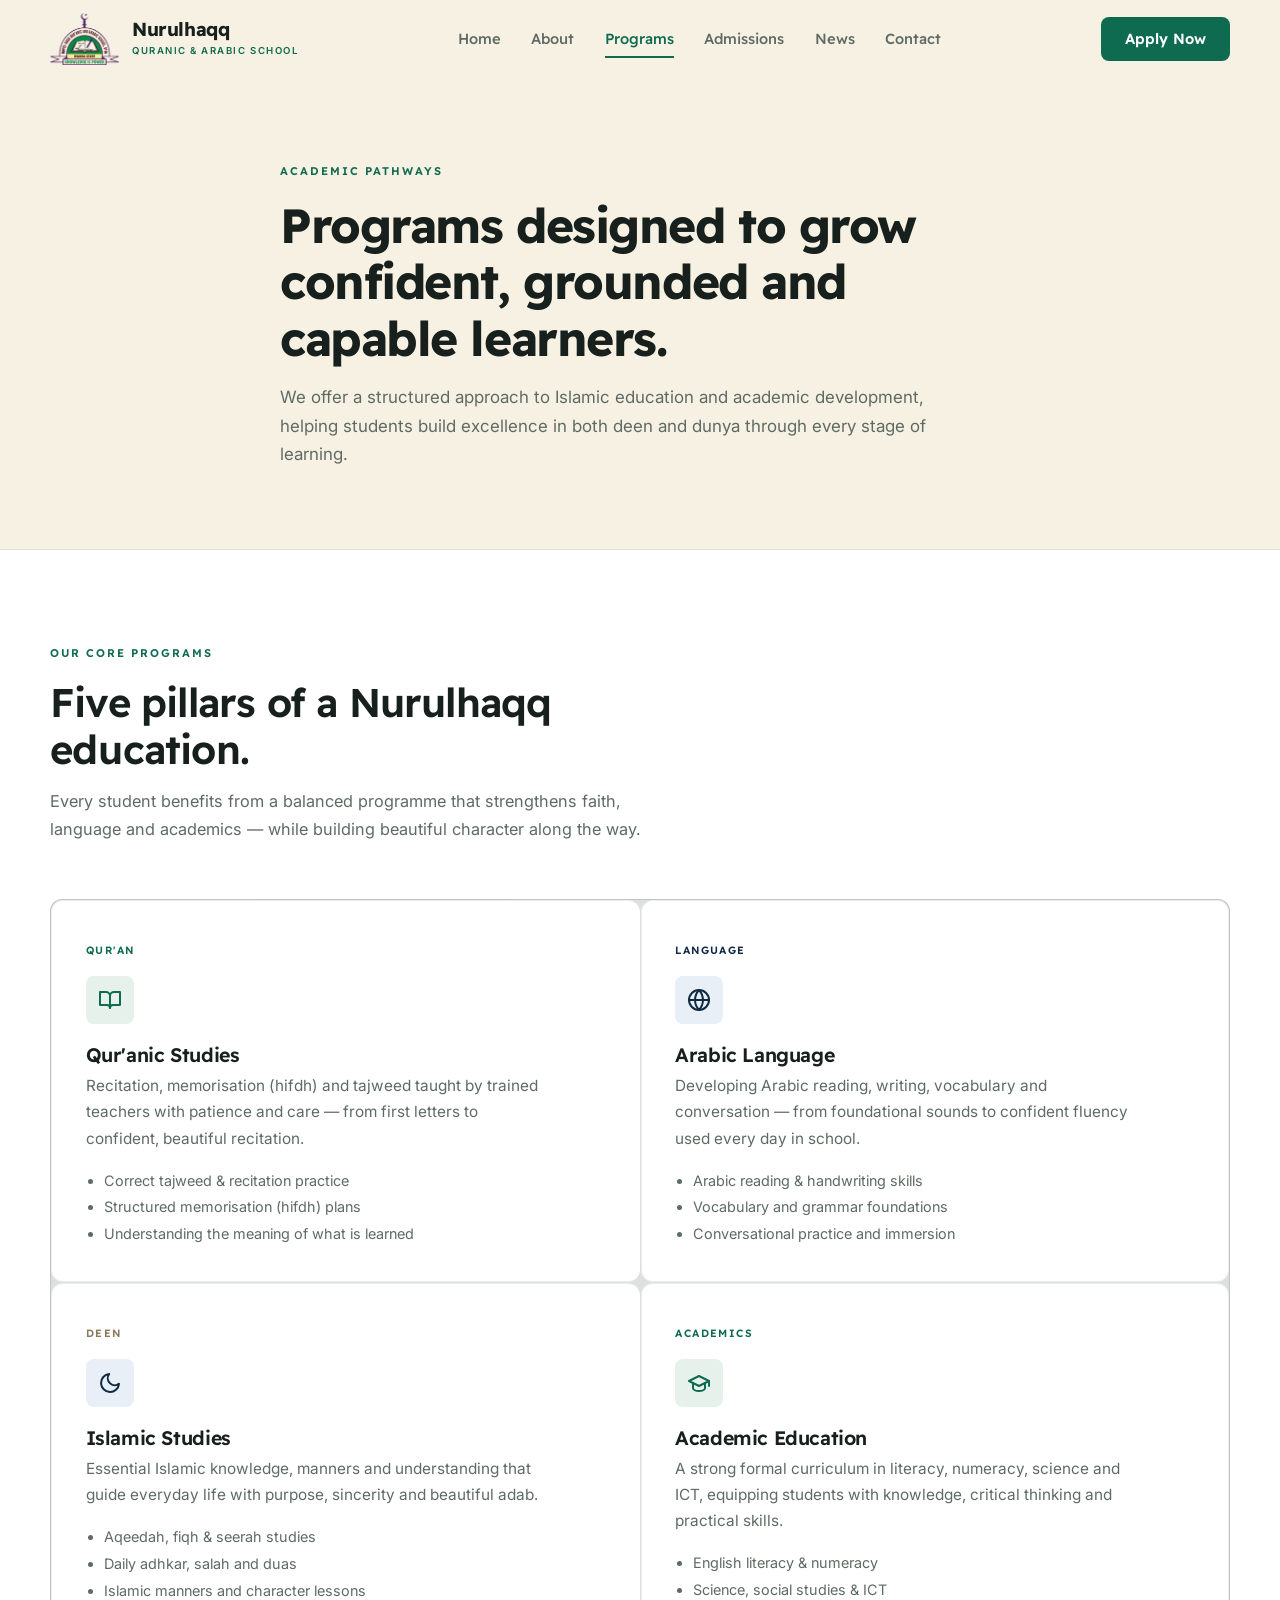
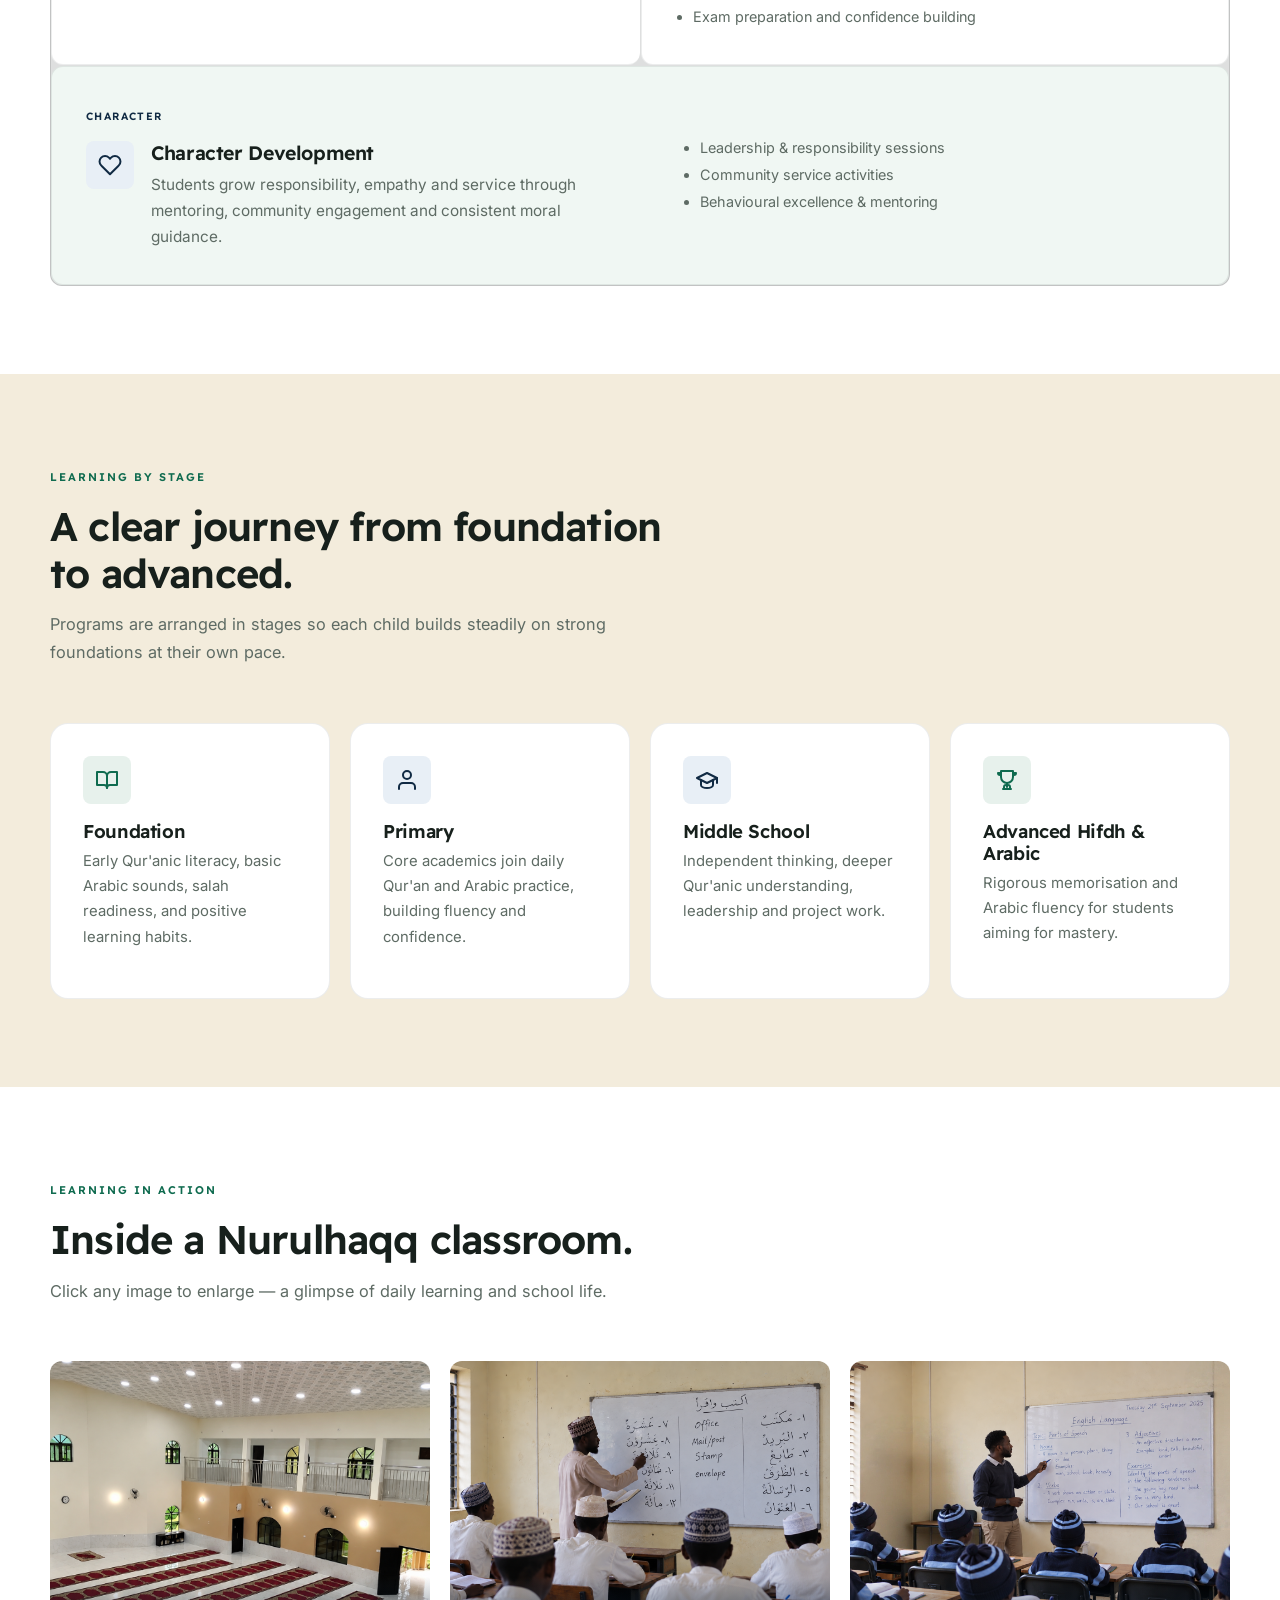
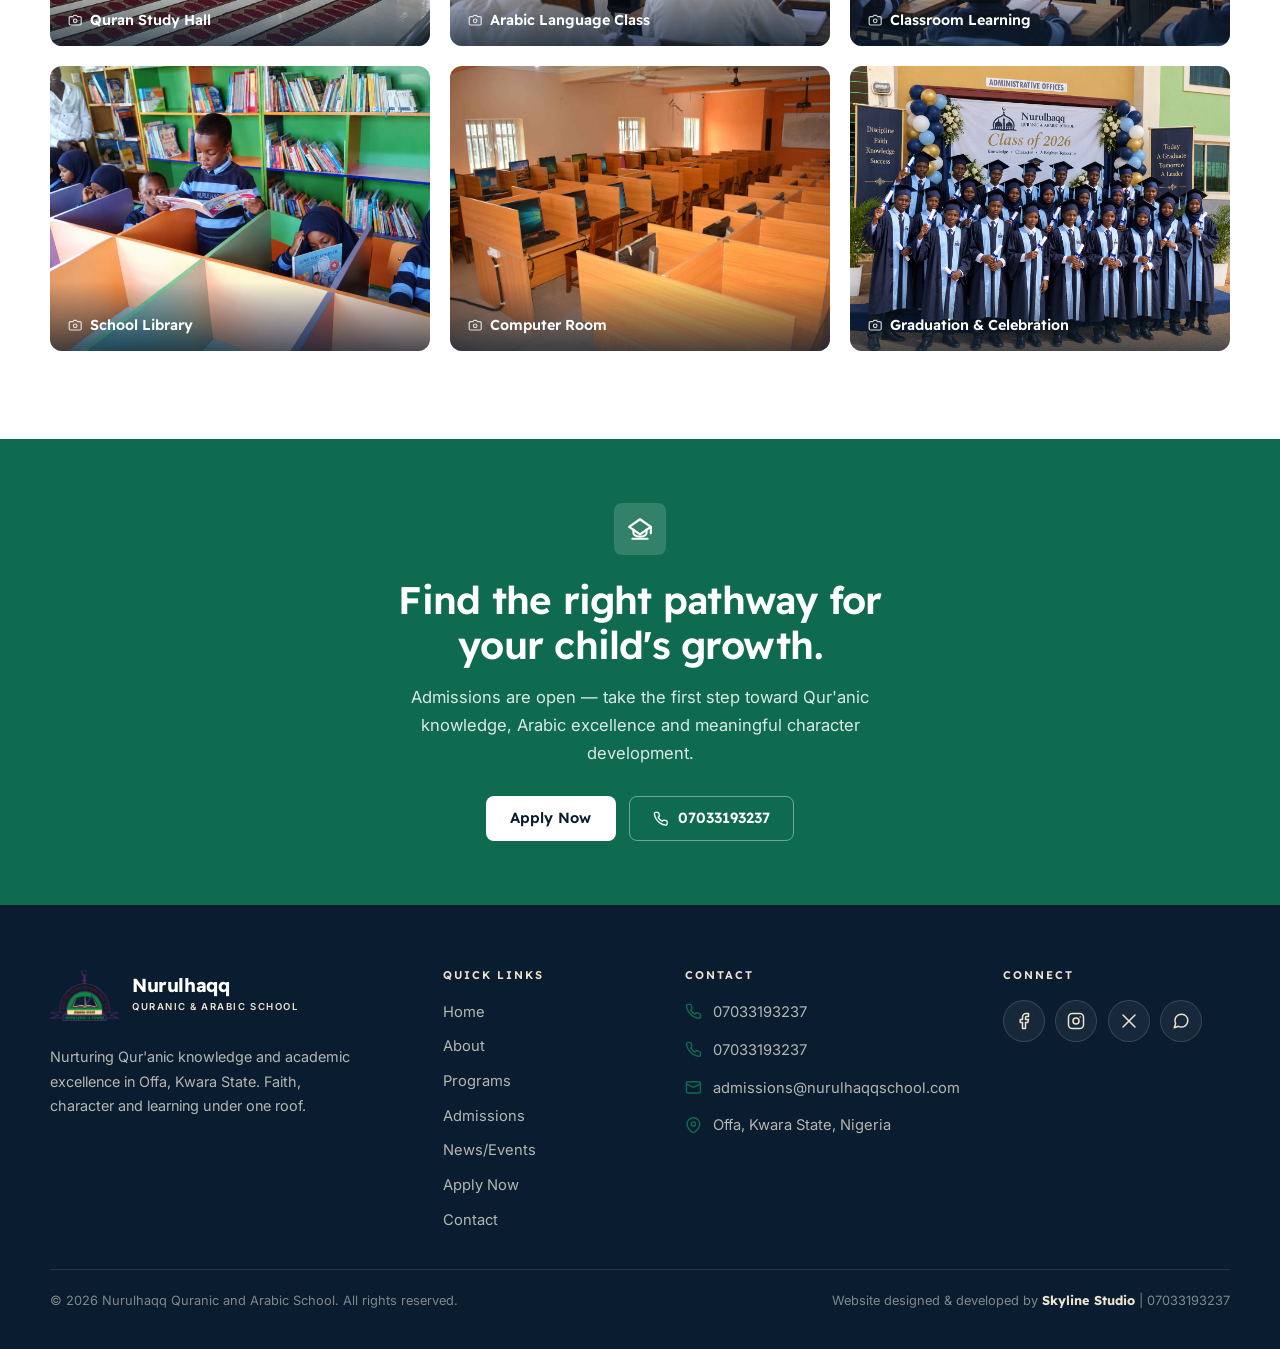
<file: programs.html>
<!DOCTYPE html>
<html lang="en">
  <head>
    <meta charset="UTF-8" />
    <meta name="viewport" content="width=device-width, initial-scale=1.0" />
    <title>Programs | Nurulhaqq Quranic and Arabic School, Offa</title>
    <meta name="description" content="Explore Nurulhaqq Quranic and Arabic School programs — Qur'anic Studies, Arabic Language, Islamic Studies, Academic Education and Character Development." />
    <link rel="icon" type="image/png" href="images/school-logo.png" />
    <link rel="preconnect" href="https://fonts.googleapis.com" />
    <link rel="preconnect" href="https://fonts.gstatic.com" crossorigin />
    <link href="https://fonts.googleapis.com/css2?family=Readex+Pro:wght@400;500;600;700&family=Inter:wght@400;500;600&display=swap" rel="stylesheet" />
    <link rel="stylesheet" href="styles.css" />
  </head>

  <body>
    <!-- ============================================================ -->
    <!-- Inline SVG icon sprite (no external icon library)            -->
    <!-- ============================================================ -->
    <svg xmlns="http://www.w3.org/2000/svg" style="display:none" aria-hidden="true">
      <symbol id="i-arrow-right" viewBox="0 0 24 24" fill="none" stroke="currentColor" stroke-width="2" stroke-linecap="round" stroke-linejoin="round">
        <path d="M5 12h14" /><path d="m12 5 7 7-7 7" />
      </symbol>
      <symbol id="i-menu" viewBox="0 0 24 24" fill="none" stroke="currentColor" stroke-width="2" stroke-linecap="round">
        <path d="M4 7h16" /><path d="M4 12h16" /><path d="M4 17h16" />
      </symbol>
      <symbol id="i-star" viewBox="0 0 24 24" fill="none" stroke="currentColor" stroke-width="2" stroke-linecap="round" stroke-linejoin="round">
        <path d="M12 2.5l2.95 5.98 6.6.96-4.78 4.66 1.13 6.58L12 17.57l-5.9 3.1 1.13-6.57L2.45 9.45l6.6-.96L12 2.5z" />
      </symbol>
      <symbol id="i-spark" viewBox="0 0 24 24" fill="none" stroke="currentColor" stroke-width="2" stroke-linecap="round" stroke-linejoin="round">
        <circle cx="12" cy="12" r="0.6" fill="currentColor" />
        <path d="M12 2v3" /><path d="M12 19v3" /><path d="M2 12h3" /><path d="M19 12h3" /><path d="m5 5 2.1 2.1" /><path d="m16.9 16.9 2.1 2.1" /><path d="m19 5-2.1 2.1" /><path d="m7.1 16.9-2.1 2.1" />
      </symbol>
      <symbol id="i-book" viewBox="0 0 24 24" fill="none" stroke="currentColor" stroke-width="2" stroke-linecap="round" stroke-linejoin="round">
        <path d="M2 4h6a4 4 0 0 1 4 4v12a3 3 0 0 0-3-3H2V4z" /><path d="M22 4h-6a4 4 0 0 0-4 4v12a3 3 0 0 1 3-3h7V4z" />
      </symbol>
      <symbol id="i-globe" viewBox="0 0 24 24" fill="none" stroke="currentColor" stroke-width="2" stroke-linecap="round" stroke-linejoin="round">
        <circle cx="12" cy="12" r="10" /><path d="M2 12h20" /><path d="M12 2a15.3 15.3 0 0 1 4 10 15.3 15.3 0 0 1-4 10 15.3 15.3 0 0 1-4-10 15.3 15.3 0 0 1 4-10z" />
      </symbol>
      <symbol id="i-grad" viewBox="0 0 24 24" fill="none" stroke="currentColor" stroke-width="2" stroke-linecap="round" stroke-linejoin="round">
        <path d="M22 10 12 5 2 10l10 5 10-5z" /><path d="M6 12v5c0 1.66 2.69 3 6 3s6-1.34 6-3v-5" /><path d="M22 10v5" />
      </symbol>
      <symbol id="i-moon" viewBox="0 0 24 24" fill="none" stroke="currentColor" stroke-width="2" stroke-linecap="round" stroke-linejoin="round">
        <path d="M21 12.8A9 9 0 1 1 11.2 3 7 7 0 0 0 21 12.8z" />
      </symbol>
      <symbol id="i-heart" viewBox="0 0 24 24" fill="none" stroke="currentColor" stroke-width="2" stroke-linecap="round" stroke-linejoin="round">
        <path d="M20.84 4.61a5.5 5.5 0 0 0-7.78 0L12 5.67l-1.06-1.06a5.5 5.5 0 0 0-7.78 7.78l1.06 1.06L12 21.23l7.78-7.78 1.06-1.06a5.5 5.5 0 0 0 0-7.78z" />
      </symbol>
      <symbol id="i-check" viewBox="0 0 24 24" fill="none" stroke="currentColor" stroke-width="3" stroke-linecap="round" stroke-linejoin="round">
        <path d="M20 6 9 17l-5-5" />
      </symbol>
      <symbol id="i-phone" viewBox="0 0 24 24" fill="none" stroke="currentColor" stroke-width="2" stroke-linecap="round" stroke-linejoin="round">
        <path d="M22 16.92v3a2 2 0 0 1-2.18 2 19.79 19.79 0 0 1-8.63-3.07 19.5 19.5 0 0 1-6-6A19.79 19.79 0 0 1 2.12 4.18 2 2 0 0 1 4.11 2h3a2 2 0 0 1 2 1.72c.13.96.36 1.9.7 2.81a2 2 0 0 1-.45 2.11L8.09 9.91a16 16 0 0 0 6 6l1.27-1.27a2 2 0 0 1 2.11-.45c.91.34 1.85.57 2.81.7A2 2 0 0 1 22 16.92z" />
      </symbol>
      <symbol id="i-mail" viewBox="0 0 24 24" fill="none" stroke="currentColor" stroke-width="2" stroke-linecap="round" stroke-linejoin="round">
        <rect x="2" y="4" width="20" height="16" rx="2" /><path d="m22 7-10 5L2 7" />
      </symbol>
      <symbol id="i-pin" viewBox="0 0 24 24" fill="none" stroke="currentColor" stroke-width="2" stroke-linecap="round" stroke-linejoin="round">
        <path d="M21 10c0 7-9 13-9 13s-9-6-9-13a9 9 0 0 1 18 0z" /><circle cx="12" cy="10" r="3" />
      </symbol>
      <symbol id="i-clock" viewBox="0 0 24 24" fill="none" stroke="currentColor" stroke-width="2" stroke-linecap="round" stroke-linejoin="round">
        <circle cx="12" cy="12" r="10" /><path d="M12 6v6l4 2" />
      </symbol>
      <symbol id="i-cal" viewBox="0 0 24 24" fill="none" stroke="currentColor" stroke-width="2" stroke-linecap="round" stroke-linejoin="round">
        <rect x="3" y="4" width="18" height="18" rx="2" /><path d="M16 2v4" /><path d="M8 2v4" /><path d="M3 10h18" />
      </symbol>
      <symbol id="i-announce" viewBox="0 0 24 24" fill="none" stroke="currentColor" stroke-width="2" stroke-linecap="round" stroke-linejoin="round">
        <path d="m3 11 18-5v12L3 14v-3z" /><path d="M11.6 16.8a3 3 0 1 1-5.8-1.6" />
      </symbol>
      <symbol id="i-paper" viewBox="0 0 24 24" fill="none" stroke="currentColor" stroke-width="2" stroke-linecap="round" stroke-linejoin="round">
        <path d="M4 22h16a2 2 0 0 0 2-2V4a2 2 0 0 0-2-2H8a2 2 0 0 0-2 2v16a2 2 0 0 1-2 2zm0 0a2 2 0 0 1-2-2v-9c0-1.1.9-2 2-2h2" /><path d="M18 14h-8" /><path d="M15 18h-5" /><path d="M10 6h8v4h-8V6z" />
      </symbol>
      <symbol id="i-trophy" viewBox="0 0 24 24" fill="none" stroke="currentColor" stroke-width="2" stroke-linecap="round" stroke-linejoin="round">
        <path d="M6 9a6 6 0 0 0 12 0V3H6v6z" /><path d="M6 5H3a2 2 0 0 0 2 2h1" /><path d="M18 5h3a2 2 0 0 1-2 2h-1" /><path d="M12 15v4" /><path d="M8 21h8" /><path d="M9 21v-2a2 2 0 0 1 2-2h2a2 2 0 0 1 2 2v2" />
      </symbol>
      <symbol id="i-school" viewBox="0 0 24 24" fill="none" stroke="currentColor" stroke-width="2" stroke-linecap="round" stroke-linejoin="round">
        <path d="m22 10-10-7-10 7 10 7 10-7z" /><path d="M22 10v6" /><path d="M6 12.5V16c0 1.66 2.69 3 6 3s6-1.34 6-3v-3.5" /><path d="M5 21h14" />
      </symbol>
      <symbol id="i-send" viewBox="0 0 24 24" fill="none" stroke="currentColor" stroke-width="2" stroke-linecap="round" stroke-linejoin="round">
        <path d="M22 2 11 13" /><path d="M22 2 15 22l-4-9-9-4 20-7z" />
      </symbol>
      <symbol id="i-user" viewBox="0 0 24 24" fill="none" stroke="currentColor" stroke-width="2" stroke-linecap="round" stroke-linejoin="round">
        <path d="M20 21v-2a4 4 0 0 0-4-4H8a4 4 0 0 0-4 4v2" /><circle cx="12" cy="7" r="4" />
      </symbol>
      <symbol id="i-camera" viewBox="0 0 24 24" fill="none" stroke="currentColor" stroke-width="2" stroke-linecap="round" stroke-linejoin="round">
        <path d="M14 4l2 2h4a2 2 0 0 1 2 2v10a2 2 0 0 1-2 2H4a2 2 0 0 1-2-2V8a2 2 0 0 1 2-2h4l2-2h4z" /><circle cx="12" cy="13" r="3" />
      </symbol>
      <symbol id="i-x" viewBox="0 0 24 24" fill="none" stroke="currentColor" stroke-width="2" stroke-linecap="round" stroke-linejoin="round">
        <path d="M18 6 6 18" /><path d="m6 6 12 12" />
      </symbol>
      <symbol id="i-facebook" viewBox="0 0 24 24" fill="none" stroke="currentColor" stroke-width="2" stroke-linecap="round" stroke-linejoin="round">
        <path d="M18 2h-3a5 5 0 0 0-5 5v3H7v4h3v8h4v-8h3l1-4h-4V7a1 1 0 0 1 1-1h3V2z" />
      </symbol>
      <symbol id="i-instagram" viewBox="0 0 24 24" fill="none" stroke="currentColor" stroke-width="2" stroke-linecap="round" stroke-linejoin="round">
        <rect x="2" y="2" width="20" height="20" rx="5" /><circle cx="12" cy="12" r="4" /><path d="M17.5 6.5v.01" />
      </symbol>
      <symbol id="i-twitter" viewBox="0 0 24 24" fill="none" stroke="currentColor" stroke-width="2" stroke-linecap="round">
        <path d="M4 4l16 16" /><path d="M20 4 4 20" />
      </symbol>
      <symbol id="i-whats" viewBox="0 0 24 24" fill="none" stroke="currentColor" stroke-width="2" stroke-linecap="round" stroke-linejoin="round">
        <path d="M21 11.5a8.38 8.38 0 0 1-.9 3.8 8.5 8.5 0 0 1-7.6 4.7 8.38 8.38 0 0 1-3.8-.9L3 21l1.9-5.7a8.38 8.38 0 0 1-.9-3.8 8.5 8.5 0 0 1 4.7-7.6 8.38 8.38 0 0 1 3.8-.9h.5a8.48 8.48 0 0 1 8 8v.5z" />
      </symbol>
    </svg>

    <!-- ============================================================ -->
    <!-- Header / navigation                                          -->
    <!-- ============================================================ -->
    <header class="site-header" id="site-header">
      <div class="container nav-wrap">
        <a href="index.html" class="brand" aria-label="Nurulhaqq home">
          <img src="images/school-logo.png" alt="Nurulhaqq Quranic and Arabic School crest" />
          <span>
            <span class="brand-name">Nurulhaqq</span>
            <span class="brand-tag">Quranic &amp; Arabic School</span>
          </span>
        </a>

        <nav class="main-nav" id="main-nav" aria-label="Main navigation">
          <a href="index.html">Home</a>
          <a href="about.html">About</a>
          <a href="programs.html" class="is-active" aria-current="page">Programs</a>
          <a href="admissions.html">Admissions</a>
          <a href="news.html">News</a>
          <a href="contact.html">Contact</a>
          <a href="apply.html" class="btn btn--primary nav-mobile-cta">Apply Now</a>
        </nav>

        <a href="apply.html" class="btn btn--primary nav-cta">Apply Now</a>

        <button class="nav-toggle" id="nav-toggle" aria-label="Toggle menu" aria-expanded="false">
          <svg><use href="#i-menu" /></svg>
        </button>
      </div>
    </header>

    <main>
      <!-- ============================================================ -->
      <!-- Page hero                                                   -->
      <!-- ============================================================ -->
      <section class="page-hero">
        <div class="container page-hero__inner">
          <p class="eyebrow">Academic pathways</p>
          <h1>Programs designed to grow confident, grounded and capable learners.</h1>
          <p>
            We offer a structured approach to Islamic education and academic development, helping
            students build excellence in both deen and dunya through every stage of learning.
          </p>
        </div>
      </section>

      <!-- ============================================================ -->
      <!-- Core programs                                                -->
      <!-- ============================================================ -->
      <section class="page-section section">
        <div class="container">
          <div class="section-head" data-reveal>
            <p class="eyebrow">Our core programs</p>
            <h2>Five pillars of a Nurulhaqq education.</h2>
            <p>
              Every student benefits from a balanced programme that strengthens faith, language
              and academics — while building beautiful character along the way.
            </p>
          </div>

          <div class="programs__grid program-grid--pages">
            <article class="program" data-reveal>
              <span class="program-tag">Qur'an</span>
              <div class="program__icon"><svg><use href="#i-book" /></svg></div>
              <h3 class="program__title">Qur'anic Studies</h3>
              <p class="program__text">
                Recitation, memorisation (hifdh) and tajweed taught by trained teachers with
                patience and care — from first letters to confident, beautiful recitation.
              </p>
              <ul>
                <li>Correct tajweed &amp; recitation practice</li>
                <li>Structured memorisation (hifdh) plans</li>
                <li>Understanding the meaning of what is learned</li>
              </ul>
            </article>

            <article class="program" data-reveal>
              <span class="program-tag program-tag--navy">Language</span>
              <div class="program__icon program__icon--navy"><svg><use href="#i-globe" /></svg></div>
              <h3 class="program__title">Arabic Language</h3>
              <p class="program__text">
                Developing Arabic reading, writing, vocabulary and conversation — from
                foundational sounds to confident fluency used every day in school.
              </p>
              <ul>
                <li>Arabic reading &amp; handwriting skills</li>
                <li>Vocabulary and grammar foundations</li>
                <li>Conversational practice and immersion</li>
              </ul>
            </article>

            <article class="program" data-reveal>
              <span class="program-tag program-tag--beige">Deen</span>
              <div class="program__icon program__icon--navy"><svg><use href="#i-moon" /></svg></div>
              <h3 class="program__title">Islamic Studies</h3>
              <p class="program__text">
                Essential Islamic knowledge, manners and understanding that guide everyday life
                with purpose, sincerity and beautiful adab.
              </p>
              <ul>
                <li>Aqeedah, fiqh &amp; seerah studies</li>
                <li>Daily adhkar, salah and duas</li>
                <li>Islamic manners and character lessons</li>
              </ul>
            </article>

            <article class="program" data-reveal>
              <span class="program-tag">Academics</span>
              <div class="program__icon"><svg><use href="#i-grad" /></svg></div>
              <h3 class="program__title">Academic Education</h3>
              <p class="program__text">
                A strong formal curriculum in literacy, numeracy, science and ICT, equipping
                students with knowledge, critical thinking and practical skills.
              </p>
              <ul>
                <li>English literacy &amp; numeracy</li>
                <li>Science, social studies &amp; ICT</li>
                <li>Exam preparation and confidence building</li>
              </ul>
            </article>

            <article class="program program--wide" data-reveal>
              <div class="program--wide__main">
                <span class="program-tag program-tag--navy">Character</span>
                <div class="program__lead">
                  <div class="program__icon program__icon--navy"><svg><use href="#i-heart" /></svg></div>
                  <div>
                    <h3 class="program__title">Character Development</h3>
                    <p class="program__text">
                      Students grow responsibility, empathy and service through mentoring, community
                      engagement and consistent moral guidance.
                    </p>
                  </div>
                </div>
              </div>
              <ul>
                <li>Leadership &amp; responsibility sessions</li>
                <li>Community service activities</li>
                <li>Behavioural excellence &amp; mentoring</li>
              </ul>
            </article>
          </div>
        </div>
      </section>

      <!-- ============================================================ -->
      <!-- Learning by stage                                            -->
      <!-- ============================================================ -->
      <section class="page-section page-section--tint section">
        <div class="container">
          <div class="section-head" data-reveal>
            <p class="eyebrow">Learning by stage</p>
            <h2>A clear journey from foundation to advanced.</h2>
            <p>
              Programs are arranged in stages so each child builds steadily on strong foundations
              at their own pace.
            </p>
          </div>

          <div class="info-grid info-grid--4">
            <article class="panel info-card" data-reveal>
              <div class="program__icon"><svg><use href="#i-book" /></svg></div>
              <h3>Foundation</h3>
              <p>Early Qur'anic literacy, basic Arabic sounds, salah readiness, and positive learning habits.</p>
            </article>
            <article class="panel info-card" data-reveal>
              <div class="program__icon program__icon--navy"><svg><use href="#i-user" /></svg></div>
              <h3>Primary</h3>
              <p>Core academics join daily Qur'an and Arabic practice, building fluency and confidence.</p>
            </article>
            <article class="panel info-card" data-reveal>
              <div class="program__icon program__icon--navy"><svg><use href="#i-grad" /></svg></div>
              <h3>Middle School</h3>
              <p>Independent thinking, deeper Qur'anic understanding, leadership and project work.</p>
            </article>
            <article class="panel info-card" data-reveal>
              <div class="program__icon"><svg><use href="#i-trophy" /></svg></div>
              <h3>Advanced Hifdh &amp; Arabic</h3>
              <p>Rigorous memorisation and Arabic fluency for students aiming for mastery.</p>
            </article>
          </div>
        </div>
      </section>

      <!-- ============================================================ -->
      <!-- Learning in action                                           -->
      <!-- ============================================================ -->
      <section class="page-section section">
        <div class="container">
          <div class="section-head" data-reveal>
            <p class="eyebrow">Learning in action</p>
            <h2>Inside a Nurulhaqq classroom.</h2>
            <p>Click any image to enlarge — a glimpse of daily learning and school life.</p>
          </div>

          <div class="life__grid">
            <button type="button" class="gallery-item" data-title="Quran Study Hall" data-img="images/quran-study-hall.png" aria-label="Enlarge: Quran Study Hall photo">
              <img src="images/quran-study-hall.png" alt="Open Quran resting on a wooden reading stand in a quiet study room" loading="lazy" />
              <span class="gallery-item__cap"><svg><use href="#i-camera" /></svg>Quran Study Hall</span>
            </button>

            <button type="button" class="gallery-item" data-title="Arabic Language Class" data-img="images/arabic-language-class.png" aria-label="Enlarge: Arabic Language Class photo">
              <img src="images/arabic-language-class.png" alt="Open textbook being read during an Arabic language lesson" loading="lazy" />
              <span class="gallery-item__cap"><svg><use href="#i-camera" /></svg>Arabic Language Class</span>
            </button>

            <button type="button" class="gallery-item" data-title="Classroom Learning" data-img="images/classroom-learning.png" aria-label="Enlarge: Classroom Learning photo">
              <img src="images/classroom-learning.png" alt="Classroom with rows of desks and a chalkboard ready for lessons" loading="lazy" />
              <span class="gallery-item__cap"><svg><use href="#i-camera" /></svg>Classroom Learning</span>
            </button>

            <button type="button" class="gallery-item" data-title="School Library" data-img="images/school-library.png" aria-label="Enlarge: School Library photo">
              <img src="images/school-library.png" alt="The school library with bookshelves and reading tables" loading="lazy" />
              <span class="gallery-item__cap"><svg><use href="#i-camera" /></svg>School Library</span>
            </button>

            <button type="button" class="gallery-item" data-title="Computer Room" data-img="images/computer-room.png" aria-label="Enlarge: Computer Room photo">
              <img src="images/computer-room.png" alt="The school computer room with rows of desktop computers" loading="lazy" />
              <span class="gallery-item__cap"><svg><use href="#i-camera" /></svg>Computer Room</span>
            </button>

            <button type="button" class="gallery-item" data-title="Graduation & Celebration" data-img="images/graduation-celebration.png" aria-label="Enlarge: Graduation and Celebration photo">
              <img src="images/graduation-celebration.png" alt="Graduates in caps and gowns celebrating their achievement" loading="lazy" />
              <span class="gallery-item__cap"><svg><use href="#i-camera" /></svg>Graduation &amp; Celebration</span>
            </button>
          </div>
        </div>
      </section>

      <!-- ============================================================ -->
      <!-- CTA                                                          -->
      <!-- ============================================================ -->
      <section class="cta section--tight">
        <div class="container cta__inner" data-reveal>
          <div class="cta__icon"><svg><use href="#i-school" /></svg></div>
          <h2>Find the right pathway for your child's growth.</h2>
          <p>Admissions are open — take the first step toward Qur'anic knowledge, Arabic excellence and meaningful character development.</p>
          <div class="cta__actions">
            <a href="apply.html" class="btn btn--light">Apply Now</a>
            <a href="tel:+2347033193237" class="btn btn--ghost-light"><svg><use href="#i-phone" /></svg>07033193237</a>
          </div>
        </div>
      </section>
    </main>

    <!-- ============================================================ -->
    <!-- Lightbox                                                     -->
    <!-- ============================================================ -->
    <div class="lightbox" id="lightbox" role="dialog" aria-modal="true" aria-label="Image preview">
      <button class="lightbox__close" id="lightbox-close" aria-label="Close preview">
        <svg><use href="#i-x" /></svg>
      </button>
      <div class="lightbox__inner" id="lightbox-content"></div>
    </div>

    <!-- ============================================================ -->
    <!-- Footer                                                       -->
    <!-- ============================================================ -->
    <footer class="footer">
      <div class="container footer__grid">
        <div>
          <a href="index.html" class="brand" aria-label="Nurulhaqq home">
            <img src="images/school-logo.png" alt="Nurulhaqq Quranic and Arabic School crest" />
            <span>
              <span class="brand-name">Nurulhaqq</span>
              <span class="brand-tag">Quranic &amp; Arabic School</span>
            </span>
          </a>
          <p class="footer__desc">
            Nurturing Qur'anic knowledge and academic excellence in Offa, Kwara State.
            Faith, character and learning under one roof.
          </p>
        </div>

        <div>
          <h3 class="footer__title">Quick Links</h3>
          <div class="footer__links">
            <a href="index.html">Home</a>
            <a href="about.html">About</a>
            <a href="programs.html">Programs</a>
            <a href="admissions.html">Admissions</a>
            <a href="news.html">News/Events</a>
            <a href="apply.html">Apply Now</a>
            <a href="contact.html">Contact</a>
          </div>
        </div>

        <div>
          <h3 class="footer__title">Contact</h3>
          <div class="footer__contact">
            <div><svg><use href="#i-phone" /></svg><a href="tel:+2347033193237">07033193237</a></div>
            <div><svg><use href="#i-phone" /></svg><a href="tel:+2347033193237">07033193237</a></div>
            <div><svg><use href="#i-mail" /></svg><a href="mailto:admissions@nurulhaqqschool.com">admissions@nurulhaqqschool.com</a></div>
            <div><svg><use href="#i-pin" /></svg><span>Offa, Kwara State, Nigeria</span></div>
          </div>
        </div>

        <div>
          <h3 class="footer__title">Connect</h3>
          <div class="socials">
            <a href="#" aria-label="Facebook"><svg><use href="#i-facebook" /></svg></a>
            <a href="#" aria-label="Instagram"><svg><use href="#i-instagram" /></svg></a>
            <a href="#" aria-label="X (Twitter)"><svg><use href="#i-twitter" /></svg></a>
            <a href="https://wa.me/2347033193237" aria-label="WhatsApp"><svg><use href="#i-whats" /></svg></a>
          </div>
        </div>
      </div>

      <div class="container footer__bottom">
        <p>© <span id="year"></span> Nurulhaqq Quranic and Arabic School. All rights reserved.</p>
        <p>Website designed &amp; developed by <strong>Skyline Studio</strong> |
          <a href="https://wa.me/2347033193237"
             target="_blank"
             rel="noopener noreferrer"
             aria-label="Chat with Skyline Studio on WhatsApp">07033193237</a></p>
      </div>
    </footer>

    <script src="script.js"></script>
  </body>
</html>
</file>
<file: styles.css>
/* =====================================================================
   Nurulhaqq Quranic & Arabic School, Offa
   Design system — restrained, institutional
   Fonts: Readex Pro (display) + Inter (body)
   Palette: Emerald #0F6B4F · Navy #102A43 · Cream #F7F1E3 · Beige #EDE3CF
   ===================================================================== */

:root {
  --emerald: #0F6B4F;
  --emerald-deep: #0B533D;
  --emerald-dark: #07392B;
  --navy: #102A43;
  --navy-deep: #0A1D30;
  --cream: #F7F1E3;
  --beige: #EDE3CF;
  --beige-soft: #F3ECDC;
  --white: #FFFFFF;
  --ink: #17201C;
  --muted: #5E6B64;
  --line: rgba(23, 32, 28, 0.14);
  --line-soft: rgba(23, 32, 28, 0.08);
  --radius-lg: 18px;
  --radius-md: 12px;
  --radius-sm: 8px;
  --shadow-soft: 0 18px 40px rgba(10, 29, 48, 0.08);
  --shadow-lift: 0 26px 55px rgba(10, 29, 48, 0.12);
  --font-display: "Readex Pro", "Trebuchet MS", sans-serif;
  --font-body: "Inter", "Segoe UI", system-ui, sans-serif;
}

* { box-sizing: border-box; }

html { scroll-behavior: smooth; }

body {
  margin: 0;
  font-family: var(--font-body);
  font-size: 1rem;
  line-height: 1.7;
  color: var(--ink);
  background-color: var(--cream);
  -webkit-font-smoothing: antialiased;
  overflow-x: hidden;
}

img { display: block; max-width: 100%; height: auto; }

a { color: inherit; text-decoration: none; }

button, input, select, textarea { font: inherit; color: inherit; }

h1, h2, h3, h4 {
  font-family: var(--font-display);
  color: var(--ink);
  line-height: 1.18;
  letter-spacing: -0.02em;
  margin: 0 0 0.75rem;
}

p { margin: 0 0 1rem; }

[id] { scroll-margin-top: 96px; }

::selection { background: var(--emerald); color: #fff; }

a:focus-visible,
button:focus-visible,
.gallery-item:focus-visible,
.facility:focus-visible {
  outline: 2px solid var(--emerald);
  outline-offset: 3px;
  border-radius: 4px;
}

.container {
  width: min(1180px, 100% - 3rem);
  margin-inline: auto;
}

.section {
  padding-block: clamp(3.5rem, 7vw, 5.5rem);
}

.section--tight { padding-block: clamp(2.75rem, 5vw, 4rem); }

/* ---------- Eyebrow / section heading ---------- */

.eyebrow {
  display: inline-flex;
  align-items: center;
  gap: 0.65rem;
  margin: 0 0 1rem;
  font-family: var(--font-display);
  font-size: 0.7rem;
  font-weight: 600;
  letter-spacing: 0.18em;
  text-transform: uppercase;
  color: var(--emerald);
}

.eyebrow--light { color: var(--beige); }

.section-head h2 {
  font-size: clamp(1.65rem, 3.2vw, 2.5rem);
  font-weight: 600;
  max-width: 24ch;
}

.section-head p:last-child {
  margin-top: 0.9rem;
  color: var(--muted);
  font-size: 1.02rem;
  max-width: 60ch;
}

.lead { font-size: 1.05rem; color: var(--muted); }

/* ---------- Buttons ---------- */

.btn {
  display: inline-flex;
  align-items: center;
  justify-content: center;
  gap: 0.55rem;
  padding: 0.85rem 1.45rem;
  border: 1.5px solid transparent;
  border-radius: var(--radius-sm);
  font-family: var(--font-display);
  font-size: 0.92rem;
  font-weight: 600;
  line-height: 1;
  cursor: pointer;
  transition: background 0.2s ease, color 0.2s ease, border-color 0.2s ease,
    transform 0.15s ease, box-shadow 0.2s ease;
}

.btn:hover { transform: translateY(-1px); }

.btn:active { transform: translateY(0); }

.btn svg { width: 1.05em; height: 1.05em; }

.btn--primary { background: var(--emerald); color: #fff; }

.btn--primary:hover { background: var(--emerald-deep); box-shadow: 0 12px 26px rgba(15, 107, 79, 0.22); }

.btn--outline { border-color: var(--line); color: var(--ink); background: transparent; }

.btn--outline:hover { border-color: var(--emerald); color: var(--emerald); }

.btn--light { background: var(--white); color: var(--navy-deep); }

.btn--light:hover { background: var(--cream); box-shadow: 0 10px 22px rgba(10, 29, 48, 0.16); }

.btn--ghost-light { border-color: rgba(255, 255, 255, 0.4); color: #fff; background: transparent; }

.btn--ghost-light:hover { border-color: #fff; background: rgba(255, 255, 255, 0.08); }

.btn--block { width: 100%; }

.link-arrow {
  display: inline-flex;
  align-items: center;
  gap: 0.5rem;
  font-family: var(--font-display);
  font-weight: 600;
  font-size: 0.96rem;
  color: var(--emerald);
}

.link-arrow svg { width: 1.05em; height: 1.05em; transition: transform 0.2s ease; }

.link-arrow:hover svg { transform: translateX(4px); }

/* ---------- Header / navigation ---------- */

.site-header {
  position: sticky;
  top: 0;
  z-index: 60;
  background: rgba(247, 241, 227, 0.94);
  backdrop-filter: blur(8px);
  border-bottom: 1px solid transparent;
  transition: background 0.25s ease, box-shadow 0.25s ease, border-color 0.25s ease;
}

.site-header.is-scrolled {
  background: rgba(255, 255, 255, 0.97);
  border-color: var(--line-soft);
  box-shadow: 0 8px 24px rgba(10, 29, 48, 0.05);
}

.nav-wrap {
  display: flex;
  align-items: center;
  justify-content: space-between;
  gap: 1.5rem;
  min-height: 78px;
}

.brand {
  display: inline-flex;
  align-items: center;
  gap: 0.8rem;
}

.brand img { height: 52px; width: auto; }

.brand-name {
  display: block;
  font-family: var(--font-display);
  font-size: 1.18rem;
  font-weight: 700;
  letter-spacing: -0.02em;
  color: var(--ink);
  line-height: 1.1;
}

.brand-tag {
  display: block;
  font-size: 0.6rem;
  font-weight: 600;
  letter-spacing: 0.16em;
  text-transform: uppercase;
  color: var(--emerald);
  margin-top: 0.2rem;
}

.main-nav {
  display: flex;
  align-items: center;
  gap: 1.9rem;
}

.main-nav a {
  position: relative;
  font-family: var(--font-display);
  font-size: 0.92rem;
  font-weight: 500;
  color: var(--muted);
  padding: 0.3rem 0;
  transition: color 0.2s ease;
}

.main-nav a::after {
  content: "";
  position: absolute;
  left: 0;
  bottom: -2px;
  width: 100%;
  height: 2px;
  background: var(--emerald);
  transform: scaleX(0);
  transform-origin: left;
  transition: transform 0.2s ease;
}

.main-nav a:hover { color: var(--ink); }

.main-nav a:hover::after,
.main-nav a.is-active::after { transform: scaleX(1); }

.main-nav a.is-active { color: var(--emerald); }

.nav-cta { white-space: nowrap; }

.nav-mobile-cta { display: none; }

.nav-toggle {
  display: none;
  width: 44px;
  height: 44px;
  border: 1px solid var(--line);
  background: transparent;
  border-radius: var(--radius-sm);
  cursor: pointer;
  place-items: center;
}

.nav-toggle svg { width: 22px; height: 22px; color: var(--ink); }

/* ---------- Announcement bar ---------- */

.announce {
  background: var(--navy-deep);
  color: rgba(247, 241, 227, 0.9);
  font-size: 0.82rem;
  text-align: center;
  overflow: hidden;
}

.announce__track {
  display: flex;
  width: max-content;
  white-space: nowrap;
  animation: announce-scroll 18s linear infinite;
}

@keyframes announce-scroll {
  from { transform: translateX(-50%); }
  to { transform: translateX(0); }
}

@media (prefers-reduced-motion: reduce) {
  .announce__track {
    animation: none;
    transform: none;
  }
}

.announce__inner {
  display: flex;
  flex-wrap: nowrap;
  align-items: center;
  justify-content: flex-start;
  gap: 0.4rem 0.9rem;
  padding: 0.55rem 1rem;
}

.announce a {
  display: inline-flex;
  align-items: center;
  gap: 0.35rem;
  font-family: var(--font-display);
  font-weight: 600;
  color: var(--beige);
}

.announce a svg { width: 0.95em; height: 0.95em; }

.announce a:hover { text-decoration: underline; text-underline-offset: 3px; }

/* ---------- Hero (home) ---------- */

.hero {
  padding-block: clamp(3.5rem, 7vw, 5.5rem) clamp(3.75rem, 7vw, 6rem);
}

.hero__grid {
  display: grid;
  grid-template-columns: 1.05fr 0.95fr;
  gap: clamp(2.5rem, 5vw, 4.5rem);
  align-items: center;
}

.hero__title {
  font-size: clamp(2.3rem, 4.8vw, 3.55rem);
  font-weight: 700;
  line-height: 1.08;
  letter-spacing: -0.03em;
  margin-bottom: 1.35rem;
}

.hero__title .accent { color: var(--emerald); }

.hero__lede {
  max-width: 52ch;
  font-size: 1.08rem;
  color: var(--muted);
  margin-bottom: 1.9rem;
}

.hero__actions {
  display: flex;
  flex-wrap: wrap;
  gap: 0.85rem;
}

.hero__media { min-width: 0; }

.hero__photo {
  margin: 1em 0;
  border-radius: var(--radius-lg);
  overflow: hidden;
  aspect-ratio: 4 / 4.5;
  border: 1px solid var(--line-soft);
  box-shadow: var(--shadow-soft);
}

.hero__photo img {
  width: 100%;
  height: 100%;
  object-fit: cover;
}

/* ---------- Statement / trust strip ---------- */

.strip {
  background: var(--navy);
  color: rgba(247, 241, 227, 0.85);
  padding-block: 1.1rem;
}

.strip__inner {
  display: flex;
  flex-wrap: wrap;
  align-items: center;
  justify-content: center;
  gap: 0.75rem 2.4rem;
}

.strip__item {
  display: inline-flex;
  align-items: center;
  gap: 0.7rem;
  font-family: var(--font-display);
  font-size: 0.8rem;
  font-weight: 600;
  letter-spacing: 0.12em;
  text-transform: uppercase;
  white-space: nowrap;
}

.strip__item + .strip__item { border-left: 1px solid rgba(247, 241, 227, 0.18); padding-left: 2.4rem; }

.strip__item svg { width: 1.05em; height: 1.05em; color: var(--emerald); }

/* ---------- About ---------- */

.about { background: var(--white); }

.about__grid {
  display: grid;
  grid-template-columns: 0.92fr 1.08fr;
  gap: clamp(2.5rem, 6vw, 5rem);
  align-items: center;
}

.about__photo {
  width: 100%;
  margin-inline: 0;
  border-radius: var(--radius-lg);
  overflow: hidden;
  aspect-ratio: 1 / 1;
  border: 1px solid var(--line-soft);
  box-shadow: var(--shadow-soft);
}

.about__photo img {
  display: block;
  width: 100%;
  height: auto;
}

.about__copy h2 {
  font-size: clamp(1.65rem, 3.2vw, 2.5rem);
  font-weight: 600;
}

.about__copy p { color: var(--muted); max-width: 56ch; }

.about__copy .link-arrow { margin-top: 0.5rem; }

/* ---------- Programs (home) ---------- */

.programs { background: var(--beige-soft); }

.programs__grid {
  display: grid;
  grid-template-columns: repeat(2, 1fr);
  gap: 1px;
  margin-top: clamp(2.25rem, 4.5vw, 3.5rem);
  border: 1px solid var(--line);
  background: var(--line);
  border-radius: var(--radius-md);
  overflow: hidden;
}

.program {
  background: var(--white);
  padding: clamp(1.5rem, 3vw, 2.1rem);
}

.program:nth-child(odd):not(:last-child) {
  border-right: 0;
}

.program__icon {
  display: grid;
  place-items: center;
  width: 48px;
  height: 48px;
  border-radius: var(--radius-sm);
  background: #E7F1EC;
  color: var(--emerald);
}

.program__icon--navy { background: #E8EFF6; color: var(--navy); }

.program__icon svg { width: 24px; height: 24px; }

.program__title {
  margin: 1.2rem 0 0.45rem;
  font-size: 1.22rem;
  font-weight: 600;
}

.program__text {
  color: var(--muted);
  font-size: 0.96rem;
  max-width: 46ch;
  margin-bottom: 0;
}

.program ul {
  margin: 1rem 0 0;
  padding-left: 1.15rem;
  color: var(--muted);
  font-size: 0.9rem;
  line-height: 1.85;
}

/* ---------- Why Nurulhaqq ---------- */

.why {
  background: var(--navy);
  color: rgba(247, 241, 227, 0.85);
}

.why__grid {
  display: grid;
  grid-template-columns: 0.9fr 1.1fr;
  gap: clamp(2.5rem, 6vw, 5rem);
  align-items: start;
}

.why__head h2 {
  color: #fff;
  font-size: clamp(1.65rem, 3.2vw, 2.5rem);
  font-weight: 600;
}

.why__head p { color: rgba(247, 241, 227, 0.72); max-width: 48ch; }

.why__list {
  display: grid;
  grid-template-columns: repeat(2, 1fr);
  column-gap: 2.4rem;
  align-content: start;
}

.why__item {
  display: flex;
  gap: 0.85rem;
  align-items: flex-start;
  padding: 0.9rem 0;
  border-top: 1px solid rgba(247, 241, 227, 0.14);
}

.why__item:nth-child(-n+2) { border-top: 0; }

.why__check {
  flex: 0 0 auto;
  display: grid;
  place-items: center;
  width: 24px;
  height: 24px;
  margin-top: 0.1rem;
  border-radius: 50%;
  background: var(--emerald);
  color: #fff;
}

.why__check svg { width: 12px; height: 12px; }

.why__item strong {
  display: block;
  font-family: var(--font-display);
  font-weight: 600;
  font-size: 0.97rem;
  color: #fff;
  margin-bottom: 0.12rem;
  line-height: 1.35;
}

.why__item span { color: rgba(247, 241, 227, 0.68); font-size: 0.84rem; line-height: 1.55; }

/* ---------- News (home) ---------- */

.news { background: var(--white); }

.news { padding-block: clamp(3.5rem, 7vw, 5.5rem); }

.news__grid {
  display: grid;
  gap: 1.75rem;
  margin-top: clamp(2.25rem, 4.5vw, 3.5rem);
  background: var(--navy);
  border-radius: var(--radius-lg);
  padding: clamp(1.4rem, 3vw, 2.25rem);
}

.news__feature {
  background: var(--navy);
  border-radius: var(--radius-md);
  overflow: hidden;
  position: relative;
  color: rgba(247, 241, 227, 0.85);
  display: grid;
  grid-template-columns: minmax(0, 1fr) minmax(260px, 380px);
  align-items: center;
  gap: 2.5rem;
  padding: clamp(1.5rem, 3vw, 2.5rem);
}

.news__feature-body { position: relative; }

.news__feature-head {
  display: flex;
  flex-wrap: wrap;
  align-items: center;
  gap: 0.5rem 1rem;
  margin-bottom: 0.9rem;
}

.news__tag {
  display: inline-flex;
  align-items: center;
  gap: 0.4rem;
  font-family: var(--font-display);
  font-size: 0.7rem;
  font-weight: 600;
  letter-spacing: 0.14em;
  text-transform: uppercase;
  color: var(--beige);
}

.news__tag svg { width: 0.95em; height: 0.95em; }

.news__feature-body h3 {
  color: #fff;
  font-size: clamp(1.5rem, 2.8vw, 2.1rem);
  font-weight: 600;
  max-width: 20ch;
}

.news__feature-body p { color: rgba(247, 241, 227, 0.76); max-width: 54ch; margin-bottom: 0; }

.news__meta {
  display: flex;
  flex-wrap: wrap;
  gap: 0.5rem 1.5rem;
  margin: 1.25rem 0 1.5rem;
}

.news__meta span {
  display: inline-flex;
  align-items: center;
  gap: 0.45rem;
  font-size: 0.82rem;
  color: var(--beige);
}

.news__meta svg { width: 0.95em; height: 0.95em; color: var(--emerald); }

.news__poster {
  width: 100%;
  max-width: 360px;
  justify-self: center;
  align-self: center;
  margin: 0;
}

.news__poster img {
  width: 100%;
  height: auto;
  border-radius: var(--radius-sm);
  box-shadow: 0 16px 36px rgba(0, 0, 0, 0.3);
}

.news__side {
  display: grid;
  grid-template-columns: repeat(2, minmax(0, 1fr));
  gap: 1.5rem;
  width: 100%;
}

.news-holder {
  display: flex;
  flex-direction: column;
  align-items: flex-start;
  padding: clamp(1.4rem, 2.5vw, 1.9rem);
  border-radius: var(--radius-md);
  background: var(--cream);
}

.news-holder--mint { background: #E4EFE9; }

.news-holder svg { width: 30px; height: 30px; color: var(--emerald); margin-bottom: 0.85rem; }

.news-holder h4 {
  font-family: var(--font-display);
  font-size: 1.12rem;
  font-weight: 600;
  margin-bottom: 0.35rem;
}

.news-holder p { color: var(--muted); font-size: 0.9rem; line-height: 1.6; margin-bottom: 0; }

.news-holder .link-arrow { margin-top: 1rem; }

/* ---------- School life & facilities ---------- */

.life { background: var(--beige-soft); }

.life__grid {
  display: grid;
  grid-template-columns: repeat(3, 1fr);
  gap: 1.25rem;
  margin-top: clamp(2.25rem, 4.5vw, 3.5rem);
}

.gallery-item {
  position: relative;
  display: block;
  width: 100%;
  padding: 0;
  border: 0;
  border-radius: var(--radius-md);
  overflow: hidden;
  cursor: zoom-in;
  text-align: left;
  background: var(--white);
}

.gallery-item img {
  width: 100%;
  aspect-ratio: 4 / 3;
  object-fit: cover;
  transition: transform 0.5s ease;
}

.gallery-item:hover img { transform: scale(1.04); }

.gallery-item__cap {
  position: absolute;
  inset-inline: 0;
  bottom: 0;
  display: flex;
  align-items: center;
  gap: 0.5rem;
  padding: 1.9rem 1.1rem 0.9rem;
  background: linear-gradient(to top, rgba(10, 29, 48, 0.72), transparent);
  color: #fff;
  font-family: var(--font-display);
  font-weight: 600;
  font-size: 0.9rem;
}

.gallery-item__cap svg { width: 0.9rem; height: 0.9rem; opacity: 0.8; }

.facilities__grid {
  display: grid;
  grid-template-columns: repeat(2, 1fr);
  gap: 1.25rem;
  margin-top: clamp(1.5rem, 3vw, 2.5rem);
}

.facility {
  display: block;
  width: 100%;
  padding: 0;
  border: 0;
  border-radius: var(--radius-md);
  overflow: hidden;
  cursor: pointer;
  text-align: left;
  background: var(--white);
  border: 1px solid var(--line-soft);
  transition: transform 0.2s ease, box-shadow 0.2s ease;
}

.facility:hover { transform: translateY(-2px); box-shadow: var(--shadow-soft); }

.facility img {
  width: 100%;
  aspect-ratio: 16 / 10;
  object-fit: cover;
}

.facility__body { padding: 1.05rem 1.15rem 1.2rem; }

.facility__body strong {
  display: block;
  font-family: var(--font-display);
  font-size: 1.02rem;
  font-weight: 600;
  color: var(--ink);
}

.facility__body span {
  display: block;
  margin-top: 0.25rem;
  color: var(--muted);
  font-size: 0.85rem;
  line-height: 1.55;
}

.life__subhead { margin-top: clamp(2.75rem, 5vw, 4rem); }

/* ---------- CTA ---------- */

.cta { background: var(--emerald); }

.cta__inner {
  max-width: 720px;
  margin-inline: auto;
  text-align: center;
}

.cta__icon {
  display: grid;
  place-items: center;
  width: 52px;
  height: 52px;
  margin: 0 auto 1.4rem;
  border-radius: var(--radius-sm);
  background: rgba(255, 255, 255, 0.15);
  color: #fff;
}

.cta__icon svg { width: 26px; height: 26px; }

.cta h2 {
  color: #fff;
  font-size: clamp(1.6rem, 3.2vw, 2.4rem);
  font-weight: 600;
  max-width: 22ch;
  margin-inline: auto;
}

.cta p {
  color: rgba(255, 255, 255, 0.85);
  font-size: 1.04rem;
  max-width: 54ch;
  margin: 0.9rem auto 1.8rem;
}

.cta__actions {
  display: flex;
  flex-wrap: wrap;
  justify-content: center;
  gap: 0.85rem;
}

.cta__actions--left { justify-content: flex-start; }

/* ---------- Contact (home + page) ---------- */

.contact { background: var(--cream); }

.contact__grid {
  display: grid;
  grid-template-columns: minmax(0, 1fr) minmax(0, 1fr);
  gap: clamp(2.5rem, 6vw, 4.5rem);
  align-items: start;
}

.contact__copy { max-width: 48ch; }

.contact__list { margin-top: 1.6rem; display: grid; gap: 0.75rem; }

.contact-row {
  display: flex;
  align-items: flex-start;
  gap: 0.9rem;
  padding: 0.95rem 1.05rem;
  border-radius: var(--radius-md);
  background: var(--white);
  border: 1px solid var(--line-soft);
}

.contact-row__icon {
  flex: 0 0 auto;
  display: grid;
  place-items: center;
  width: 42px;
  height: 42px;
  border-radius: var(--radius-sm);
}

.contact-row__icon--green { background: #E7F1EC; color: var(--emerald); }

.contact-row__icon--navy { background: #E8EFF6; color: var(--navy); }

.contact-row__icon svg { width: 20px; height: 20px; }

.contact-row small {
  display: block;
  font-size: 0.66rem;
  font-weight: 600;
  letter-spacing: 0.13em;
  text-transform: uppercase;
  color: var(--muted);
  margin-bottom: 0.2rem;
}

.contact-row a,
.contact-row p {
  font-family: var(--font-display);
  font-weight: 600;
  font-size: 0.94rem;
  color: var(--ink);
  margin: 0;
  line-height: 1.5;
}

.contact-row a:hover { color: var(--emerald); }

.contact-row .note {
  font-family: var(--font-body);
  font-weight: 400;
  font-size: 0.82rem;
  color: var(--muted);
}

.contact__social { margin-top: 1.6rem; }

.contact__social > span {
  font-size: 0.66rem;
  font-weight: 600;
  letter-spacing: 0.13em;
  text-transform: uppercase;
  color: var(--muted);
}

.socials { display: flex; flex-wrap: wrap; gap: 0.65rem; margin-top: 0.7rem; }

.socials a {
  display: grid;
  place-items: center;
  width: 42px;
  height: 42px;
  border-radius: 50%;
  background: var(--white);
  border: 1px solid var(--line);
  color: var(--ink);
  transition: background 0.2s ease, color 0.2s ease;
}

.socials a:hover { background: var(--emerald); border-color: var(--emerald); color: #fff; }

.socials svg { width: 18px; height: 18px; }

/* ---------- Forms ---------- */

.form-panel {
  background: var(--white);
  border: 1px solid var(--line-soft);
  border-radius: var(--radius-lg);
  padding: clamp(1.5rem, 3.5vw, 2.2rem);
  box-shadow: var(--shadow-soft);
}

.form-panel h3 {
  font-size: 1.35rem;
  font-weight: 600;
  margin-bottom: 0.3rem;
}

.form-panel > p { color: var(--muted); font-size: 0.92rem; }

.form { margin-top: 1.5rem; display: grid; gap: 1rem; }

.form-row { display: grid; grid-template-columns: 1fr 1fr; gap: 1rem; }

.form-block {
  border: 1px solid var(--line-soft);
  border-radius: var(--radius-md);
  padding: clamp(1.15rem, 2.5vw, 1.5rem);
  display: grid;
  gap: 1rem;
}

.form-block legend {
  font-family: var(--font-display);
  font-weight: 600;
  font-size: 1.02rem;
  color: var(--ink);
  padding: 0 0.5rem;
  margin-left: -0.5rem;
}

.req { color: #A13D38; font-weight: 700; }

.form-group label {
  display: block;
  margin-bottom: 0.4rem;
  font-family: var(--font-display);
  font-weight: 600;
  font-size: 0.86rem;
  color: var(--ink);
}

.field {
  width: 100%;
  padding: 0.8rem 1rem;
  border: 1.5px solid var(--line);
  border-radius: var(--radius-sm);
  background: var(--cream);
  font-size: 0.92rem;
  color: var(--ink);
  outline: none;
  transition: border-color 0.18s ease, background 0.18s ease, box-shadow 0.18s ease;
}

.field::placeholder { color: rgba(94, 107, 100, 0.75); }

.field:focus {
  border-color: var(--emerald);
  background: var(--white);
  box-shadow: 0 0 0 3px rgba(15, 107, 79, 0.12);
}

select.field {
  appearance: none;
  background-image: url("data:image/svg+xml,%3Csvg xmlns='http://www.w3.org/2000/svg' width='12' height='8' viewBox='0 0 12 8'%3E%3Cpath fill='none' stroke='%235E6B64' stroke-width='1.6' d='M1 1l5 5 5-5'/%3E%3C/svg%3E");
  background-repeat: no-repeat;
  background-position: right 1rem center;
  padding-right: 2.4rem;
}

textarea.field { min-height: 120px; resize: vertical; }

.check-grid { display: grid; grid-template-columns: repeat(2, 1fr); gap: 0.6rem; }

.check-item {
  display: flex;
  align-items: center;
  gap: 0.5rem;
  font-size: 0.88rem;
  color: var(--muted);
}

.check-item input { width: 17px; height: 17px; accent-color: var(--emerald); }

.form-note { color: var(--emerald); font-weight: 600; font-size: 0.9rem; }

.form-status {
  display: none;
  margin: 0;
  padding: 0.85rem 1.05rem;
  border-radius: var(--radius-md);
  background: #E7F1EC;
  border: 1px solid rgba(15, 107, 79, 0.2);
  color: var(--emerald-deep);
  font-size: 0.9rem;
  font-weight: 500;
  line-height: 1.55;
}

.form-status.is-visible { display: block; }

.form-status[hidden] { display: none; }

/* ---------- Page hero (inner pages) ---------- */

.page-hero {
  background: var(--cream);
  border-bottom: 1px solid var(--line-soft);
  padding-block: clamp(3.25rem, 6vw, 5rem) clamp(2.75rem, 5vw, 4rem);
}

.page-hero__inner { max-width: 720px; }

.page-hero h1 {
  font-size: clamp(1.95rem, 4vw, 3rem);
  font-weight: 700;
  letter-spacing: -0.03em;
}

.page-hero p:last-child {
  color: var(--muted);
  font-size: 1.06rem;
  max-width: 60ch;
  margin-top: 1rem;
}

/* ---------- Inner page sections ---------- */

.page-section { background: var(--white); }

.page-section--tint { background: var(--beige-soft); }

.dual-grid {
  display: grid;
  grid-template-columns: 1fr 1fr;
  gap: clamp(2.5rem, 6vw, 4.5rem);
  align-items: center;
}

.dual-med { min-width: 0; }

.dual-med img {
  width: 100%;
  border-radius: var(--radius-lg);
  border: 1px solid var(--line-soft);
  box-shadow: var(--shadow-soft);
}

.panel {
  background: var(--white);
  border: 1px solid var(--line-soft);
  border-radius: var(--radius-lg);
  padding: clamp(1.5rem, 3.5vw, 2rem);
}

.panel h3 { font-size: 1.35rem; font-weight: 600; }

.info-grid {
  display: grid;
  grid-template-columns: repeat(3, 1fr);
  gap: 1.25rem;
  margin-top: clamp(2.25rem, 4.5vw, 3.5rem);
}

.info-grid--4 { grid-template-columns: repeat(4, 1fr); }

.info-card { text-align: left; }

.info-card .program__icon { margin-bottom: 1.05rem; }

.info-card h3 { font-size: 1.16rem; font-weight: 600; margin-bottom: 0.4rem; }

.info-card p { color: var(--muted); font-size: 0.93rem; }

.steps { display: grid; gap: 1rem; margin-top: 1.3rem; }

.step { display: flex; gap: 1rem; align-items: flex-start; }

.step__num {
  flex: 0 0 auto;
  display: grid;
  place-items: center;
  width: 40px;
  height: 40px;
  border-radius: var(--radius-sm);
  background: #E7F1EC;
  color: var(--emerald);
  font-family: var(--font-display);
  font-weight: 700;
  font-size: 1.02rem;
}

.step strong {
  display: block;
  font-family: var(--font-display);
  font-size: 1.02rem;
  font-weight: 600;
  margin-bottom: 0.15rem;
}

.step p { color: var(--muted); font-size: 0.9rem; margin: 0; }

.key-list { display: grid; gap: 1rem; margin-top: 1.3rem; }

.key-row { display: flex; gap: 0.9rem; }

.key-row__icon {
  flex: 0 0 auto;
  display: grid;
  place-items: center;
  width: 42px;
  height: 42px;
  border-radius: var(--radius-sm);
  background: #E7F1EC;
  color: var(--emerald);
}

.key-row__icon--navy { background: #E8EFF6; color: var(--navy); }

.key-row__icon svg { width: 21px; height: 21px; }

.key-row strong {
  display: block;
  font-family: var(--font-display);
  font-size: 1rem;
  font-weight: 600;
  margin-bottom: 0.1rem;
}

.key-row p, .key-row a { color: var(--muted); font-size: 0.92rem; margin: 0; }

.key-row a:hover { color: var(--emerald); }

/* ---------- Programs page ---------- */

.program-grid--pages { grid-template-columns: repeat(2, 1fr); }

.program-grid--pages .program {
  border: 1px solid var(--line-soft);
  border-radius: var(--radius-md);
}

.program--wide {
  grid-column: 1 / -1;
  display: grid;
  grid-template-columns: minmax(0, 1.1fr) minmax(0, 1fr);
  gap: 2rem;
  align-items: center;
  background: #F0F7F3;
}

.program--wide .program__lead { display: flex; gap: 1.1rem; align-items: flex-start; }

.program--wide .program__lead .program__title { margin-top: 0; }

.program--wide ul { margin: 0; }

.program-tag {
  display: inline-block;
  font-family: var(--font-display);
  font-size: 0.66rem;
  font-weight: 600;
  letter-spacing: 0.14em;
  text-transform: uppercase;
  color: var(--emerald);
  margin-bottom: 1rem;
}

.program-tag--navy { color: var(--navy); }

.program-tag--beige { color: #8A7A5C; }

/* ---------- Check list ---------- */

.check-list {
  display: grid;
  gap: 0.7rem;
  margin: 1.1rem 0 0;
  padding: 0;
  list-style: none;
}

.check-list li {
  position: relative;
  padding-left: 2.1rem;
  color: var(--ink);
  font-size: 0.94rem;
  line-height: 1.6;
}

.check-list li::before {
  content: "✓";
  position: absolute;
  left: 0;
  top: 0;
  display: grid;
  place-items: center;
  width: 25px;
  height: 25px;
  border-radius: 50%;
  background: #E7F1EC;
  color: var(--emerald);
  font-size: 0.8rem;
  font-weight: 700;
}

/* ---------- FAQ ---------- */

.faq-list { display: grid; gap: 0.9rem; margin-top: clamp(1.5rem, 3.5vw, 2.25rem); }

.faq-item {
  background: var(--white);
  border: 1px solid var(--line-soft);
  border-radius: var(--radius-md);
  overflow: hidden;
}

.faq-item summary {
  list-style: none;
  cursor: pointer;
  display: flex;
  align-items: center;
  justify-content: space-between;
  gap: 1rem;
  padding: 1.05rem 1.2rem;
  font-family: var(--font-display);
  font-weight: 600;
  font-size: 1rem;
  color: var(--ink);
}

.faq-item summary::-webkit-details-marker { display: none; }

.faq-item summary::after {
  content: "+";
  font-size: 1.4rem;
  line-height: 1;
  color: var(--emerald);
  font-weight: 400;
  transition: transform 0.2s ease;
}

.faq-item[open] summary::after { transform: rotate(45deg); }

.faq-item p {
  padding: 0 1.2rem 1.15rem;
  margin: 0;
  color: var(--muted);
  font-size: 0.93rem;
}

/* ---------- News page ---------- */

.news-cards {
  display: grid;
  grid-template-columns: repeat(3, 1fr);
  gap: 1.25rem;
  margin-top: clamp(2.25rem, 4.5vw, 3.5rem);
}

.news-card {
  display: flex;
  flex-direction: column;
  background: var(--white);
  border: 1px solid var(--line-soft);
  border-radius: var(--radius-md);
  overflow: hidden;
  transition: transform 0.2s ease, box-shadow 0.2s ease;
}

.news-card:hover { transform: translateY(-3px); box-shadow: var(--shadow-soft); }

.news-card__media { aspect-ratio: 16 / 9; overflow: hidden; }

.news-card__media img {
  width: 100%;
  height: 100%;
  object-fit: cover;
  transition: transform 0.5s ease;
}

.news-card:hover .news-card__media img { transform: scale(1.04); }

.news-card__body {
  display: flex;
  flex-direction: column;
  gap: 0.6rem;
  flex: 1;
  padding: 1.25rem 1.25rem 1.45rem;
}

.news-card__tag {
  display: inline-flex;
  align-self: flex-start;
  align-items: center;
  gap: 0.4rem;
  font-family: var(--font-display);
  font-size: 0.66rem;
  font-weight: 600;
  letter-spacing: 0.12em;
  text-transform: uppercase;
  color: var(--emerald);
}

.news-card__tag--navy { color: var(--navy); }

.news-card__tag--beige { color: #8A7A5C; }

.news-card__tag svg { width: 0.9em; height: 0.9em; }

.news-card h3 { font-size: 1.14rem; font-weight: 600; margin: 0; }

.news-card h3 a:hover { color: var(--emerald); }

.news-card p { margin: 0; color: var(--muted); font-size: 0.91rem; }

.news-card__meta {
  display: flex;
  flex-wrap: wrap;
  gap: 0.4rem 0.9rem;
  color: var(--muted);
  font-size: 0.8rem;
}

.news-card__meta span { display: inline-flex; align-items: center; gap: 0.4rem; }

.news-card__meta svg { width: 0.95em; height: 0.95em; color: var(--emerald); }

.news-card .link-arrow { margin-top: auto; padding-top: 0.7rem; }

/* ---------- Map / notice ---------- */

.map-box {
  display: grid;
  place-items: center;
  aspect-ratio: 16 / 7;
  margin-top: 1.5rem;
  padding: 1.5rem;
  border: 1px dashed var(--line);
  border-radius: var(--radius-lg);
  background: var(--white);
  text-align: center;
  color: var(--muted);
}

.map-box svg { width: 40px; height: 40px; color: var(--emerald); margin-bottom: 0.6rem; }

.map-box strong { display: block; font-family: var(--font-display); color: var(--ink); margin-bottom: 0.15rem; }

.notice {
  padding: 0.95rem 1.1rem;
  border-left: 3px solid var(--emerald);
  background: #E7F1EC;
  color: var(--emerald-deep);
  font-size: 0.9rem;
}

/* ---------- Shared utility ---------- */

.hero__copy,
.about__media,
.program--wide__main { min-width: 0; }

/* ---------- Apply page ---------- */

.apply-layout {
  display: grid;
  grid-template-columns: minmax(0, 1.5fr) minmax(0, 1fr);
  gap: clamp(2rem, 5vw, 3.5rem);
  align-items: start;
}

.apply-side { display: grid; gap: 1.75rem; }

.apply-side__group h3 {
  font-size: 1.05rem;
  font-weight: 600;
  margin-bottom: 0.6rem;
}

.apply-side__group p { color: var(--muted); font-size: 0.92rem; line-height: 1.6; }

.apply-side__links { display: grid; gap: 0.55rem; margin-top: 0.2rem; }

.apply-side__links a {
  display: inline-flex;
  align-items: center;
  gap: 0.55rem;
  color: var(--ink);
  font-weight: 600;
  font-size: 0.9rem;
}

.apply-side__links a:hover { color: var(--emerald); }

.apply-side__links svg { width: 18px; height: 18px; color: var(--emerald); }

.apply-steps { list-style: none; margin: 0; padding: 0; display: grid; gap: 0.85rem; }

.apply-steps li { display: flex; gap: 0.85rem; align-items: flex-start; }

.apply-steps__num {
  flex: 0 0 auto;
  width: 32px;
  height: 32px;
  border-radius: 50%;
  display: grid;
  place-items: center;
  background: var(--emerald);
  color: #fff;
  font-family: var(--font-display);
  font-weight: 700;
  font-size: 0.92rem;
}

.apply-steps p { margin: 0; color: var(--muted); font-size: 0.92rem; line-height: 1.5; }

.apply-steps strong { display: block; color: var(--ink); }

/* ---------- Footer ---------- */

.footer { background: var(--navy-deep); color: rgba(247, 241, 227, 0.72); font-size: 0.92rem; }

.footer__grid {
  display: grid;
  grid-template-columns: 1.4fr 0.8fr 1.1fr 0.9fr;
  gap: 2.5rem;
  padding-block: clamp(2.75rem, 5vw, 4rem) 2.25rem;
}

.footer .brand img { height: 52px; }

.footer .brand-name { color: #fff; }

.footer .brand-tag { color: var(--beige); }

.footer__desc { margin-top: 1rem; max-width: 34ch; font-size: 0.9rem; }

.footer__title {
  font-size: 0.7rem;
  font-weight: 600;
  letter-spacing: 0.18em;
  text-transform: uppercase;
  color: var(--beige);
  margin-bottom: 1.1rem;
}

.footer__links { display: grid; gap: 0.6rem; }

.footer__links a { display: inline-block; transition: color 0.2s ease; }

.footer__links a:hover { color: var(--beige); }

.footer__contact { display: grid; gap: 0.8rem; }

.footer__contact div { display: flex; gap: 0.7rem; }

.footer__contact svg {
  flex: 0 0 auto;
  width: 1.05rem;
  height: 1.05rem;
  color: var(--emerald);
  margin-top: 0.2rem;
}

.footer__contact a:hover { color: var(--beige); }

.footer .socials a {
  background: rgba(255, 255, 255, 0.05);
  border-color: rgba(255, 255, 255, 0.14);
  color: var(--beige);
}

.footer .socials a:hover { background: var(--emerald); border-color: var(--emerald); color: #fff; }

.footer__bottom {
  border-top: 1px solid rgba(255, 255, 255, 0.1);
  padding-block: 1.3rem;
  display: flex;
  flex-wrap: wrap;
  align-items: center;
  justify-content: space-between;
  gap: 0.75rem;
  font-size: 0.8rem;
  color: rgba(247, 241, 227, 0.5);
}

.footer__bottom strong { color: var(--beige); font-family: var(--font-display); }

.footer__bottom a { transition: color 0.2s ease; }

.footer__bottom a:hover { color: var(--beige); }

/* ---------- Lightbox ---------- */

.lightbox {
  position: fixed;
  inset: 0;
  z-index: 100;
  display: none;
  align-items: center;
  justify-content: center;
  padding: 1.5rem;
  background: rgba(10, 29, 48, 0.88);
}

.lightbox.is-open { display: flex; }

.lightbox__inner { max-width: 880px; width: 100%; text-align: center; }

.lightbox__inner img {
  width: 100%;
  max-height: 72vh;
  object-fit: contain;
  border-radius: var(--radius-sm);
  margin: 0 auto;
}

.lightbox__title { color: #fff; font-family: var(--font-display); font-weight: 600; margin-top: 1rem; }

.lightbox__hint { color: rgba(247, 241, 227, 0.5); font-size: 0.7rem; letter-spacing: 0.16em; text-transform: uppercase; margin-top: 0.35rem; }

.lightbox__close {
  position: absolute;
  top: 1.1rem;
  right: 1.1rem;
  display: grid;
  place-items: center;
  width: 44px;
  height: 44px;
  border: 0;
  border-radius: 50%;
  background: rgba(255, 255, 255, 0.12);
  color: #fff;
  cursor: pointer;
  transition: background 0.2s ease;
}

.lightbox__close:hover { background: rgba(255, 255, 255, 0.22); }

.lightbox__close svg { width: 22px; height: 22px; }

/* ---------- Reveal on scroll ---------- */

[data-reveal] {
  opacity: 0;
  transform: translateY(16px);
  transition: opacity 0.5s ease, transform 0.5s ease;
}

[data-reveal].is-revealed {
  opacity: 1;
  transform: translateY(0);
}

@media (prefers-reduced-motion: reduce) {
  html { scroll-behavior: auto; }
  [data-reveal] { opacity: 1; transform: none; transition: none; }
  * { animation: none !important; }
  .gallery-item img,
  .news-card__media img,
  a, button { transition: none !important; }
}

/* ---------- Responsive ---------- */

@media (max-width: 1080px) {
  .footer__grid { grid-template-columns: 1.3fr 0.8fr 1.1fr; }
}

@media (max-width: 980px) {
  .main-nav {
    position: fixed;
    inset: 78px 0 auto 0;
    display: none;
    flex-direction: column;
    align-items: stretch;
    gap: 0;
    padding: 1rem 1.5rem 1.5rem;
    background: var(--white);
    border-bottom: 1px solid var(--line-soft);
    box-shadow: var(--shadow-soft);
  }

  .main-nav.is-open { display: flex; }

  .main-nav a {
    padding: 0.85rem 0.25rem;
    font-size: 1rem;
    border-bottom: 1px solid var(--line-soft);
    color: var(--ink);
  }

  .main-nav a:last-child { border-bottom: 0; }

  .main-nav a::after { display: none; }

  .nav-cta { display: none; }

  .main-nav .nav-mobile-cta {
    display: flex;
    justify-content: center;
    margin-top: 1rem;
    color: #ffffff !important;
    -webkit-text-fill-color: #ffffff !important;
  }

  .nav-toggle { display: grid; }

  .hero__grid,
  .about__grid,
  .why__grid,
  .contact__grid,
  .dual-grid,
  .apply-layout { grid-template-columns: 1fr; }

  .hero__media { max-width: none; }

  .news__feature { gap: 2rem; }

  .news__poster { max-width: 320px; }

  .life__grid,
  .facilities__grid,
  .info-grid { grid-template-columns: repeat(2, 1fr); }

  .info-grid--4,
  .program-grid--pages { grid-template-columns: 1fr 1fr; }
}

@media (max-width: 768px) {
  .news__feature {
    grid-template-columns: 1fr;
    gap: 1.75rem;
    padding: clamp(1.4rem, 4vw, 2rem);
  }

  .news__poster {
    justify-self: center;
    margin-inline: auto;
  }

  .news__side { grid-template-columns: 1fr; }

  .news-cards { grid-template-columns: repeat(2, 1fr); }

  .program--wide {
    grid-template-columns: 1fr;
    gap: 1.25rem;
  }
}

@media (max-width: 720px) {
  .container { width: min(100% - 2.25rem, 1180px); }

  .hero__actions .btn { flex: 1 1 100%; }

  .programs__grid,
  .why__list { grid-template-columns: 1fr; }

  .why__item { border-top: 1px solid rgba(247, 241, 227, 0.14); }

  .why__item:first-child { border-top: 0; }

  .form-row,
  .check-grid { grid-template-columns: 1fr; }

  .footer__grid { grid-template-columns: 1fr 1fr; }

  .life__grid,
  .facilities__grid,
  .info-grid,
  .info-grid--4,
  .news-cards,
  .program-grid--pages { grid-template-columns: 1fr; }

  .announce__inner { font-size: 0.78rem; }

  .cta__actions .btn { flex: 1 1 auto; }
}

@media (max-width: 520px) {
  .hero__title { font-size: clamp(2rem, 9vw, 2.45rem); }

  .section-head h2,
  .about__copy h2,
  .why__head h2,
  .cta h2,
  .page-hero h1 { font-size: 1.6rem; }

  .footer__grid { grid-template-columns: 1fr; gap: 2rem; }

  .brand-name { font-size: 1.02rem; }

  .brand img { height: 44px; }

  .map-box { aspect-ratio: 4 / 3; }
}

/* Remove decorative eyebrow line */
p.eyebrow::before,
p.eyebrow:before,
.eyebrow::before,
.eyebrow:before {
    content: none !important;
    display: none !important;
    width: 0 !important;
    height: 0 !important;
    margin: 0 !important;
    padding: 0 !important;
    background: none !important;
    border: none !important;
}

/* ---------- Strip responsive: mobile (1 column) ---------- */

@media (max-width: 767px) {
  .strip__inner {
    display: grid;
    grid-template-columns: 1fr;
    gap: 0.75rem;
  }

  .strip__item + .strip__item {
    border-left: 0;
    padding-left: 0;
  }
}

/* ---------- Strip responsive: tablet (2 equal columns) ---------- */

@media (min-width: 768px) and (max-width: 1023px) {
  .strip__inner {
    display: grid;
    grid-template-columns: repeat(2, minmax(0, 1fr));
    align-items: center;
    column-gap: 2.4rem;
    row-gap: 0.75rem;
  }

  .strip__item:nth-child(odd) {
    border-left: 0;
    padding-left: 0;
  }
}
</file>
